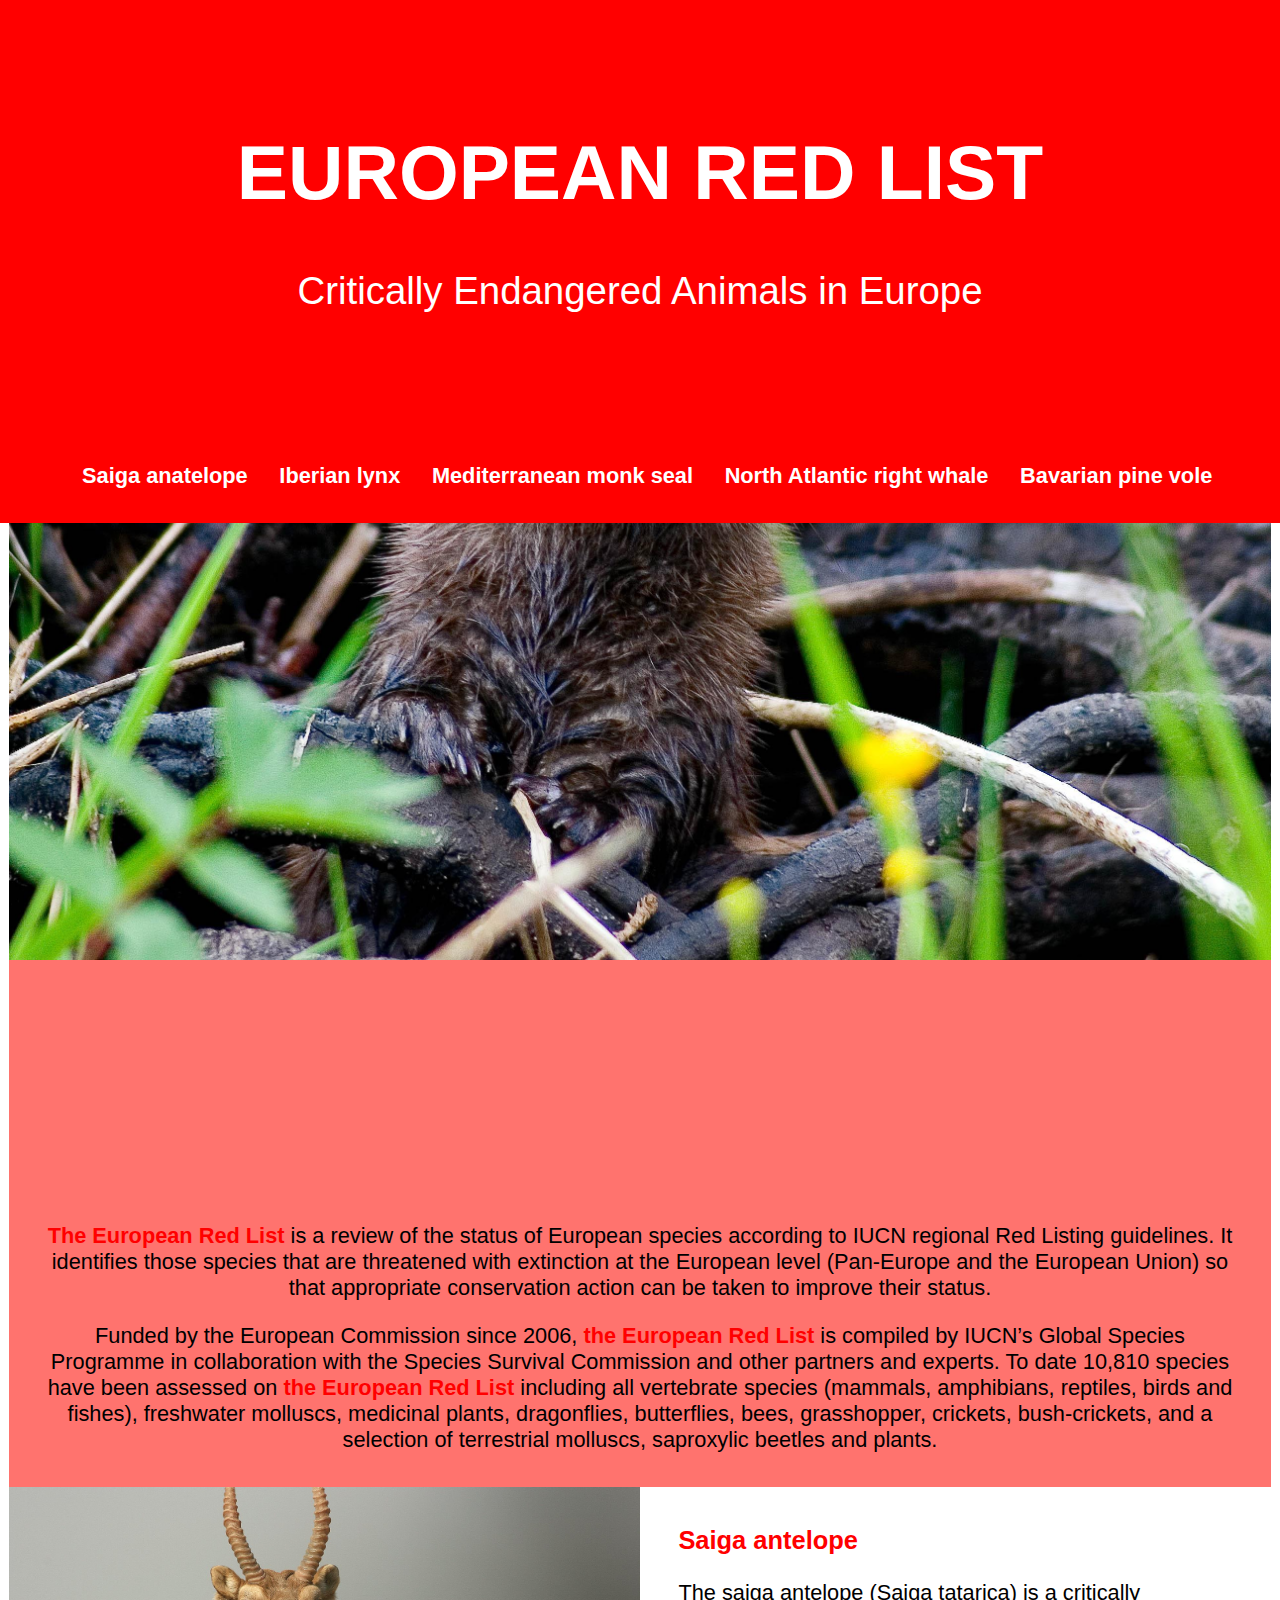
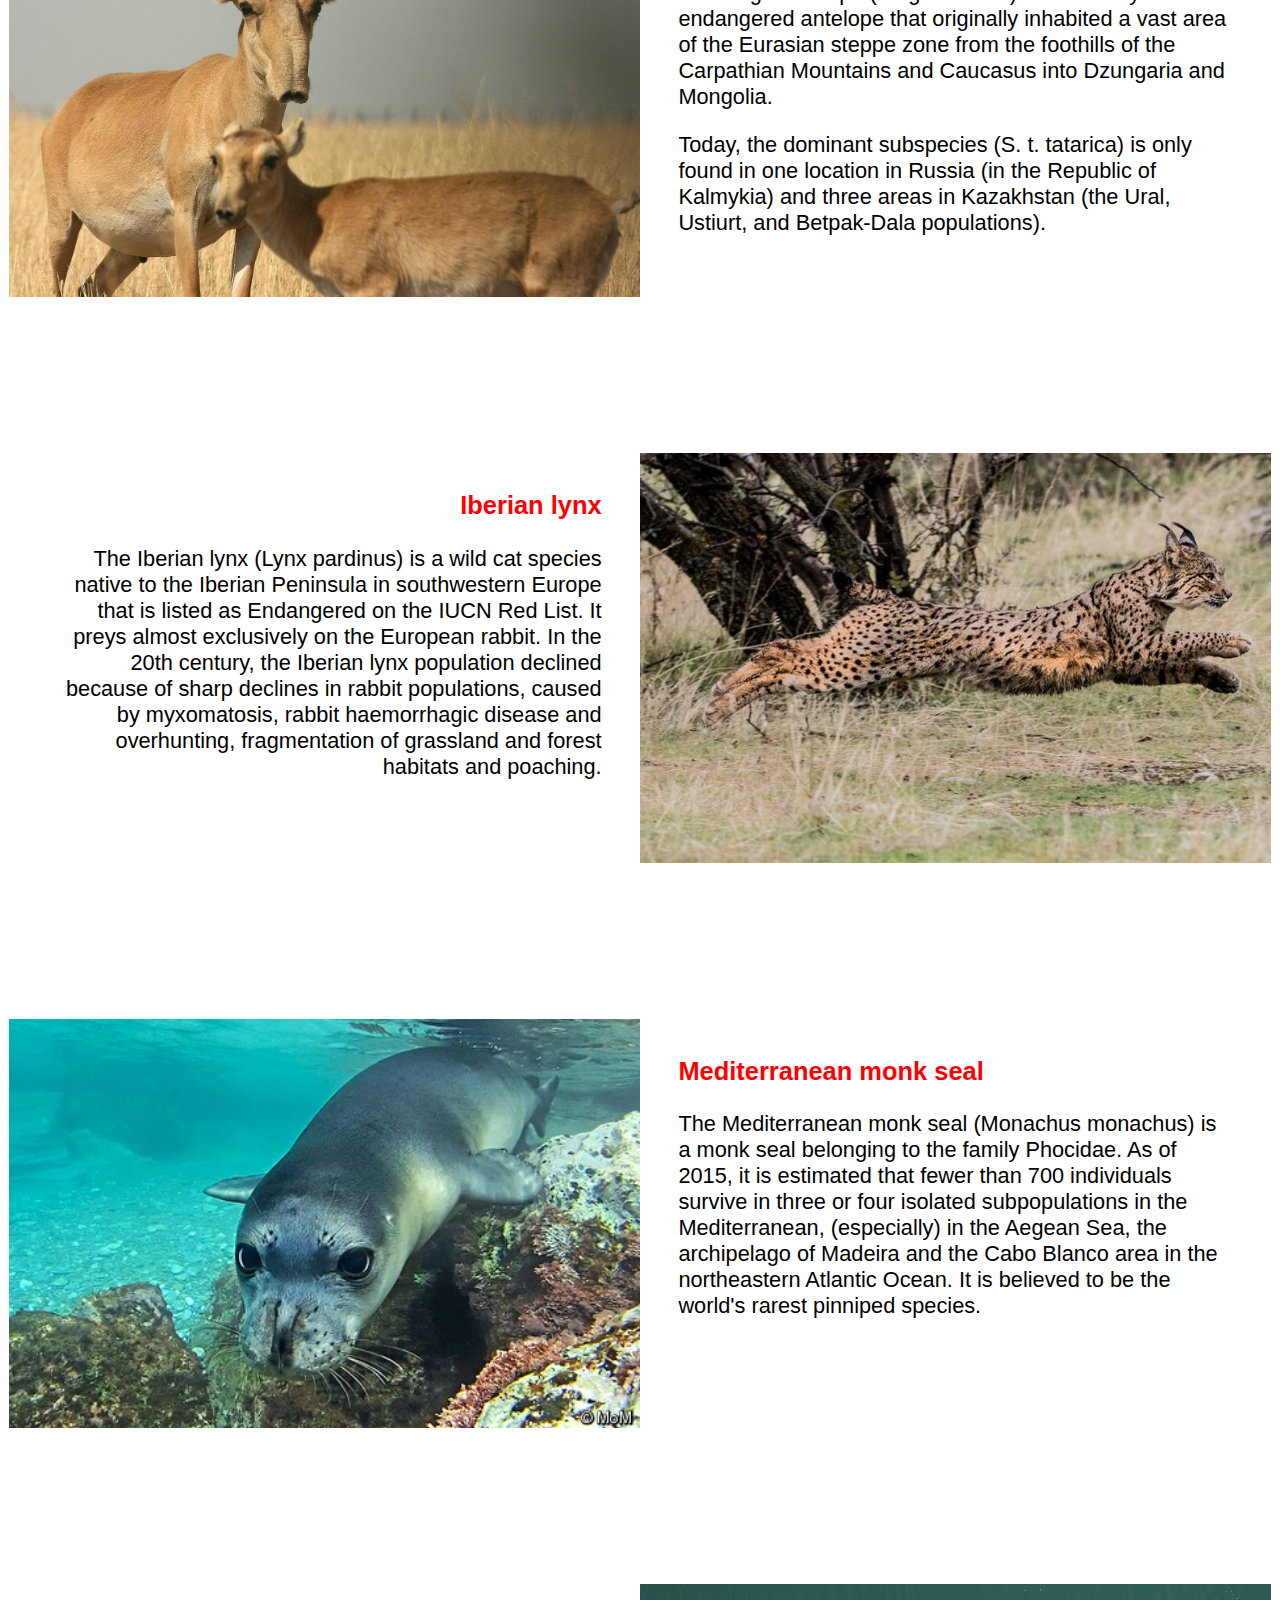
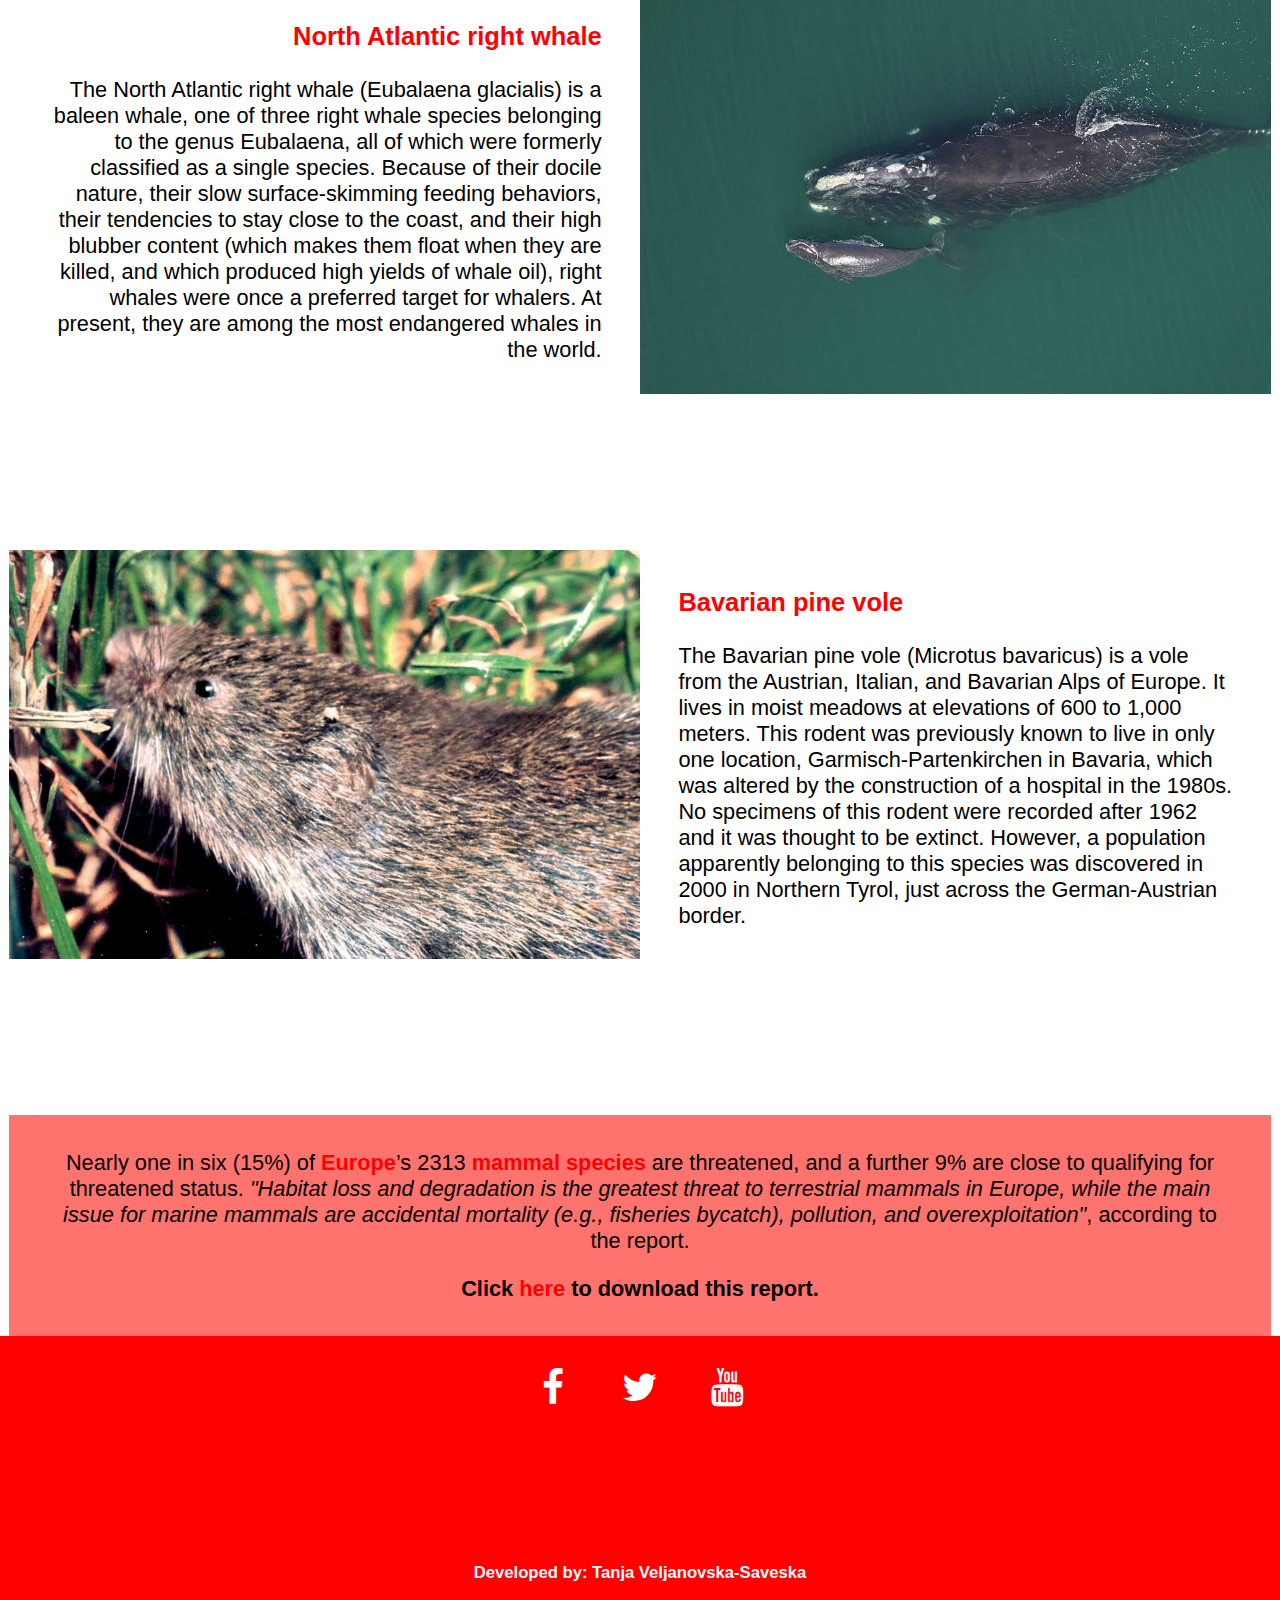
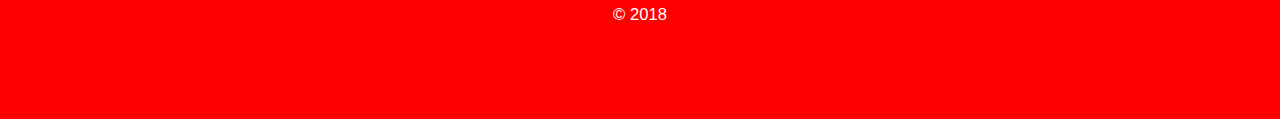
<file: EUROPEAN RED LIST/index.html>
<!DOCTYPE html>

<head>
	<title>European Red List of Mammals</title>

	<link rel="stylesheet" type="text/css" href="CSS/style.css">
	<link rel="stylesheet" href="https://cdnjs.cloudflare.com/ajax/libs/font-awesome/4.7.0/css/font-awesome.min.css"> 

	<meta charset="UTF-8">
	<meta name="description" content="European Red List of Mammals">
	<meta name="keywords" content="HTML, CSS, XML, JavaScript">
	<meta name="author" content="John Doe">
	<meta http-equiv="refresh" content="30">
	<meta name="viewport" content="width=device-width, initial-scale=1.0">
</head>

<body>
	<div class="divDesign" id="container">

	<div class="divDesign" id="headerDiv">
		<h1>EUROPEAN RED LIST</h1>
		<p>Critically Endangered Animals in Europe</p>
	</div>

	<div class="divDesign" id="navigationDiv">
		<ul>
			<li class="listNav"><a class="linkNav" href="#img1">Saiga anatelope</a></li>
			<li class="listNav"><a class="linkNav"href="#img2">Iberian lynx</a></li>
			<li class="listNav"><a class="linkNav" href="#img3">Mediterranean monk seal</a></li>
			<li class="listNav"><a class="linkNav" href="#img4">North Atlantic right whale</a></li>
			<li class="listNav"><a class="linkNav" href="#img5">Bavarian pine vole</a></li>
		</ul>

		<select id="sel" name="menu" onchange="location = this.value;">
			<option class="opt" value="#">MENU</option>
			<option class="opt" value="#img1">Saiga anatelope</option>
			<option class="opt" value="#img2">Iberian lynx</option>
			<option class="opt" value="#img3">Mediterranean monk seal</option>
			<option class="opt" value="#img4">North Atlantic right whale</option>
			<option class="opt" value="#img5">Bavarian pine vole</option>
		</select>
	</div>

	<div class="divDesign" id="mainDiv">
		<div class="divDesign center imageDiv" id="coverImg">
		</div>

		<div class="divDesign center textDiv" id="introduction">
			<p><span>The European Red List</span> is a review of the status of European species according to IUCN regional Red Listing guidelines. It identifies those species that are threatened with extinction at the European level (Pan-Europe and the European Union) so that appropriate conservation action can be taken to improve their status.</p>
			<p>Funded by the European Commission since 2006, <span>the European Red List</span> is compiled by IUCN’s Global Species Programme in collaboration with the Species Survival Commission and other partners and experts. To date 10,810 species have been assessed on <span>the European Red List</span> including all vertebrate species (mammals, amphibians, reptiles, birds and fishes), freshwater molluscs, medicinal plants, dragonflies, butterflies, bees, grasshopper, crickets, bush-crickets, and a selection of terrestrial molluscs, saproxylic beetles and plants.</p>
		</div>

		<div class="divDesign imageDiv left" id="img1">
		</div>

		<div class="divDesign textDiv right" id="text1">
			<h3>Saiga antelope</h3>
			<p>The saiga antelope (Saiga tatarica) is a critically endangered antelope that originally inhabited a vast area of the Eurasian steppe zone from the foothills of the Carpathian Mountains and Caucasus into Dzungaria and Mongolia.</p>
			<p>Today, the dominant subspecies (S. t. tatarica) is only found in one location in Russia (in the Republic of Kalmykia) and three areas in Kazakhstan (the Ural, Ustiurt, and Betpak-Dala populations).</p>
		</div>

		<div class="divDesign imageDiv right" id="img2">
		</div>
		
		<div class="divDesign textDiv left" id="text2">
			<h3>Iberian lynx</h3>
			<p>The Iberian lynx (Lynx pardinus) is a wild cat species native to the Iberian Peninsula in southwestern Europe that is listed as Endangered on the IUCN Red List. It preys almost exclusively on the European rabbit. In the 20th century, the Iberian lynx population declined because of sharp declines in rabbit populations, caused by myxomatosis, rabbit haemorrhagic disease and overhunting, fragmentation of grassland and forest habitats and poaching.</p>
		</div>

		<div class="divDesign imageDiv left" id="img3">
		</div>
		
		<div class="divDesign textDiv right" id="text3">
			<h3>Mediterranean monk seal</h3>
			<p>The Mediterranean monk seal (Monachus monachus) is a monk seal belonging to the family Phocidae. As of 2015, it is estimated that fewer than 700 individuals survive in three or four isolated subpopulations in the Mediterranean, (especially) in the Aegean Sea, the archipelago of Madeira and the Cabo Blanco area in the northeastern Atlantic Ocean. It is believed to be the world's rarest pinniped species.</p>
		</div>

		<div class="divDesign imageDiv right" id="img4">
		</div>
		
		<div class="divDesign textDiv left" id="text4">
			<h3>North Atlantic right whale</h3>
			<p>The North Atlantic right whale (Eubalaena glacialis) is a baleen whale, one of three right whale species belonging to the genus Eubalaena, all of which were formerly classified as a single species. Because of their docile nature, their slow surface-skimming feeding behaviors, their tendencies to stay close to the coast, and their high blubber content (which makes them float when they are killed, and which produced high yields of whale oil), right whales were once a preferred target for whalers. At present, they are among the most endangered whales in the world.</p>
		</div>

		<div class="divDesign imageDiv left" id="img5">
		</div>
		
		<div class="divDesign textDiv right" id="text5">
			<h3>Bavarian pine vole</h3>
			<p>The Bavarian pine vole (Microtus bavaricus) is a vole from the Austrian, Italian, and Bavarian Alps of Europe. It lives in moist meadows at elevations of 600 to 1,000 meters. This rodent was previously known to live in only one location, Garmisch-Partenkirchen in Bavaria, which was altered by the construction of a hospital in the 1980s. No specimens of this rodent were recorded after 1962 and it was thought to be extinct. However, a population apparently belonging to this species was discovered in 2000 in Northern Tyrol, just across the German-Austrian border.</p>
		</div>

		<div class="divDesign center textDiv" id="report">
			<p>Nearly one in six (15%) of <span>Europe</span>’s 2313 <span>mammal species</span> are threatened, and a further 9% are close to qualifying for threatened status. <cite>"Habitat loss and degradation is the greatest threat to terrestrial mammals in Europe, while the main issue for marine mammals are accidental mortality (e.g., fisheries bycatch), pollution, and overexploitation"</cite>, according to the report.</p>
			<p><strong>Click <a id="download" href="https://portals.iucn.org/library/sites/library/files/documents/RL-4-013.pdf" target="_blank"><span>here</span></a> to download this report.</strong></p>
		</div>
	</div>

	<div class="divDesign" id="socialDiv">
			<a href="https://www.facebook.com/iucn.red.list/" target="_blank" class="fa fa-facebook"></a> 
			<a href="https://twitter.com/iucnredlist?lang=en" target="_blank" class="fa fa-twitter"></a>
			<a href="https://www.youtube.com/user/IUCNRedList" target="_blank" class="fa fa-youtube"></a>
	</div>

	<div class="divDesign" id="footerDiv">
		<h4>Developed by: Tanja Veljanovska-Saveska</h4>
		<p>&copy; 2018</p>
	</div>

	</div>

</body>
</file>
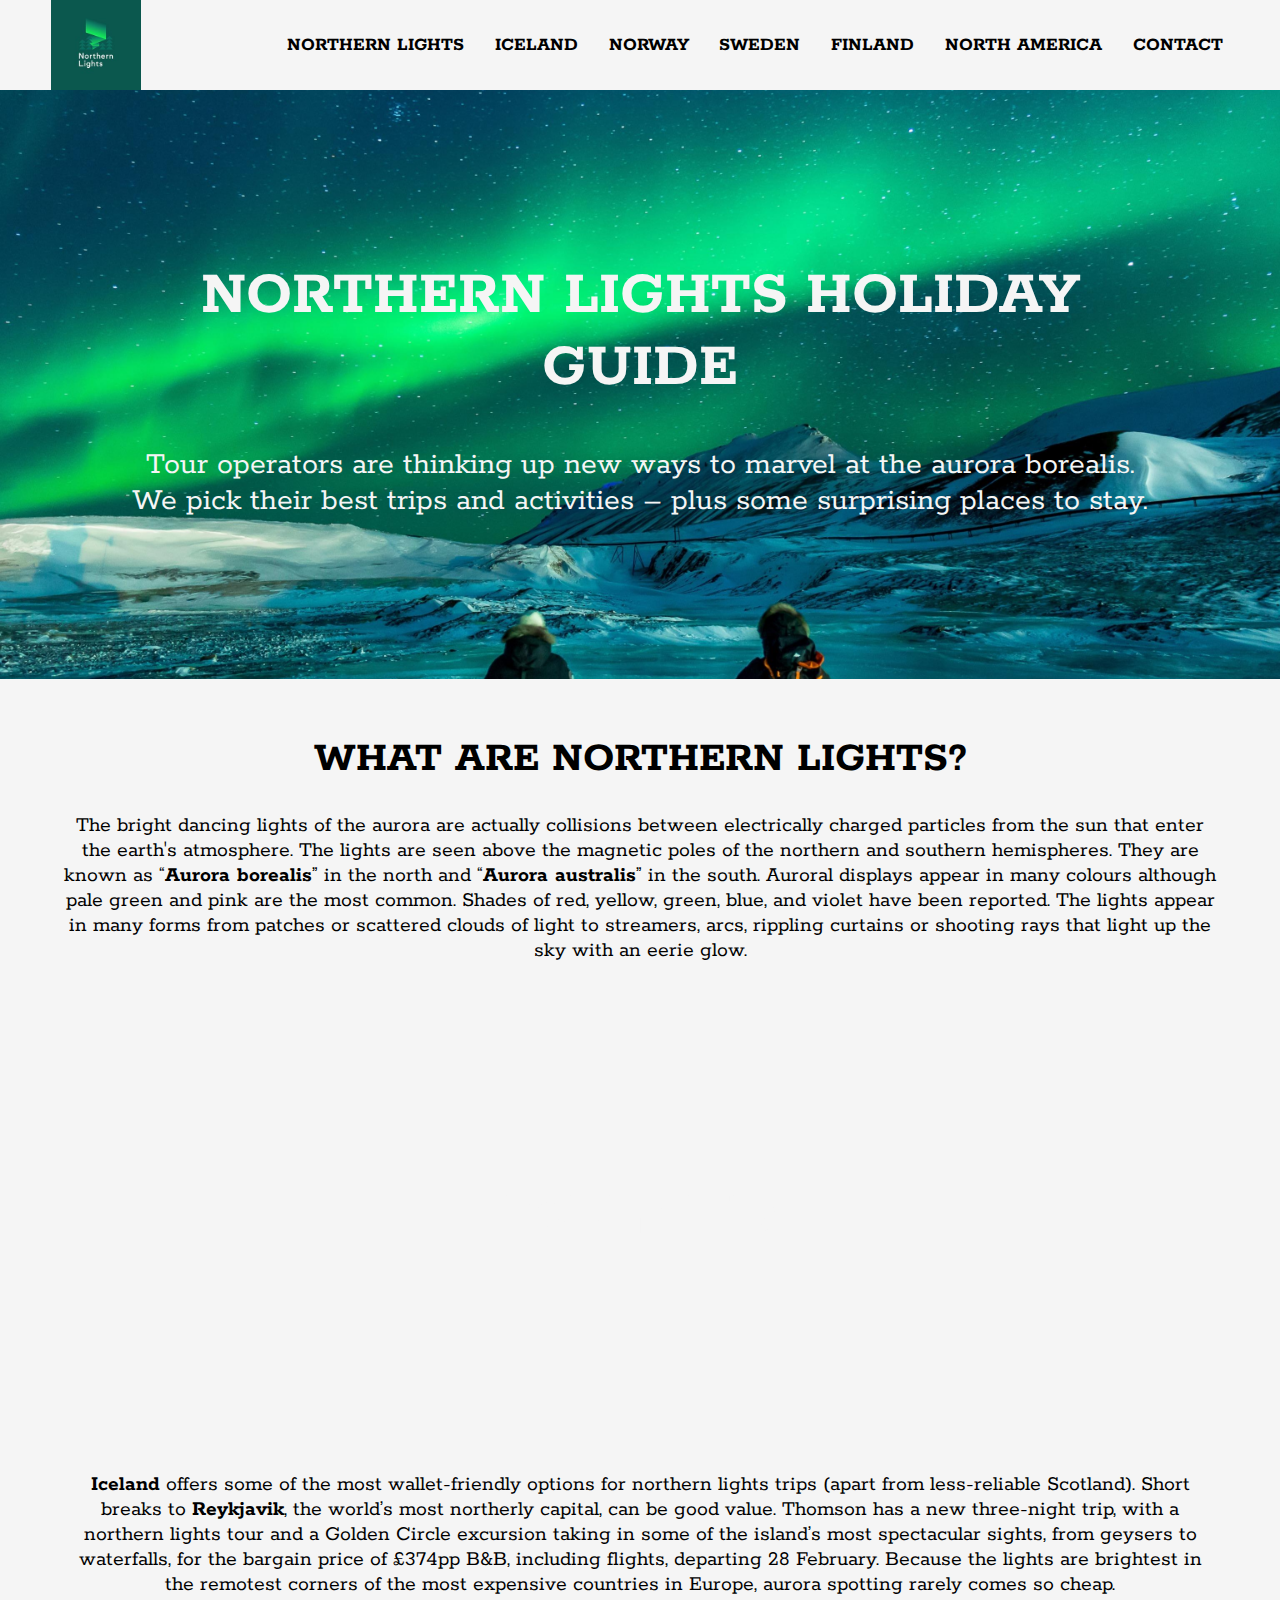
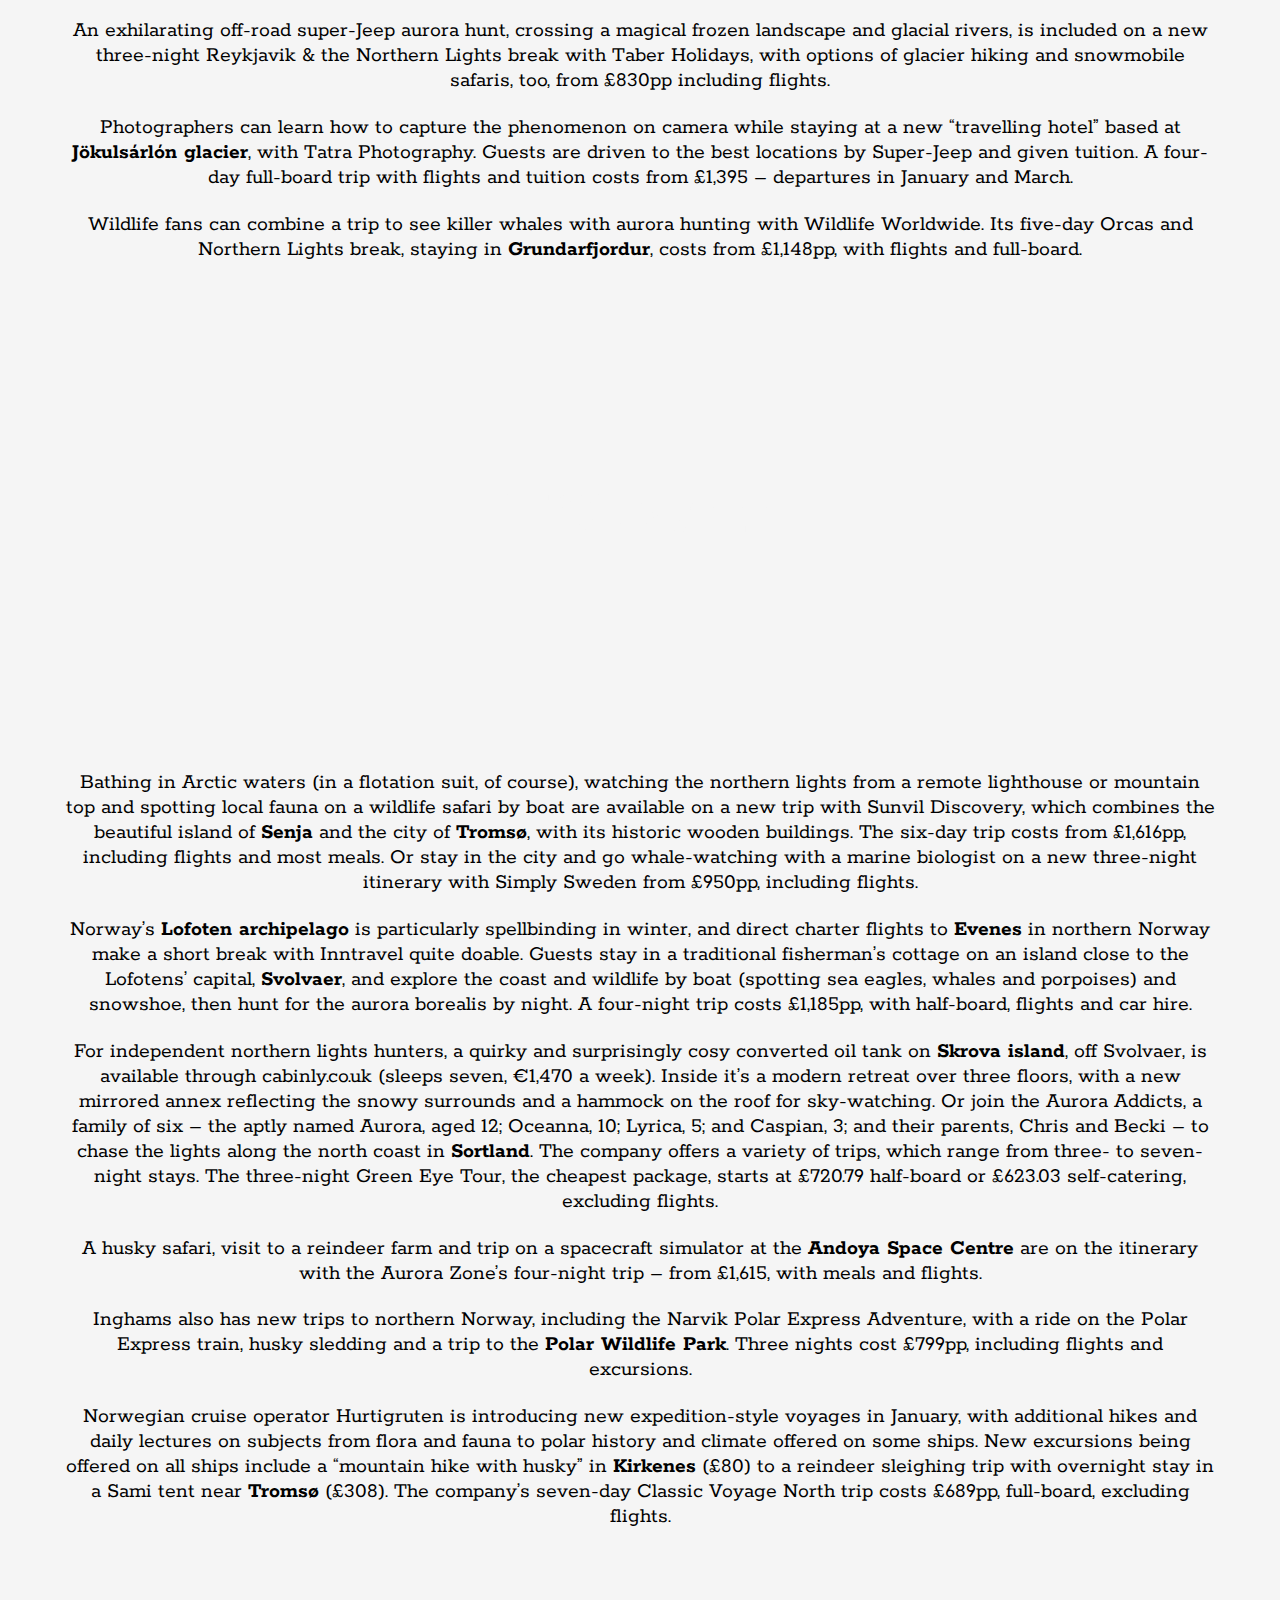
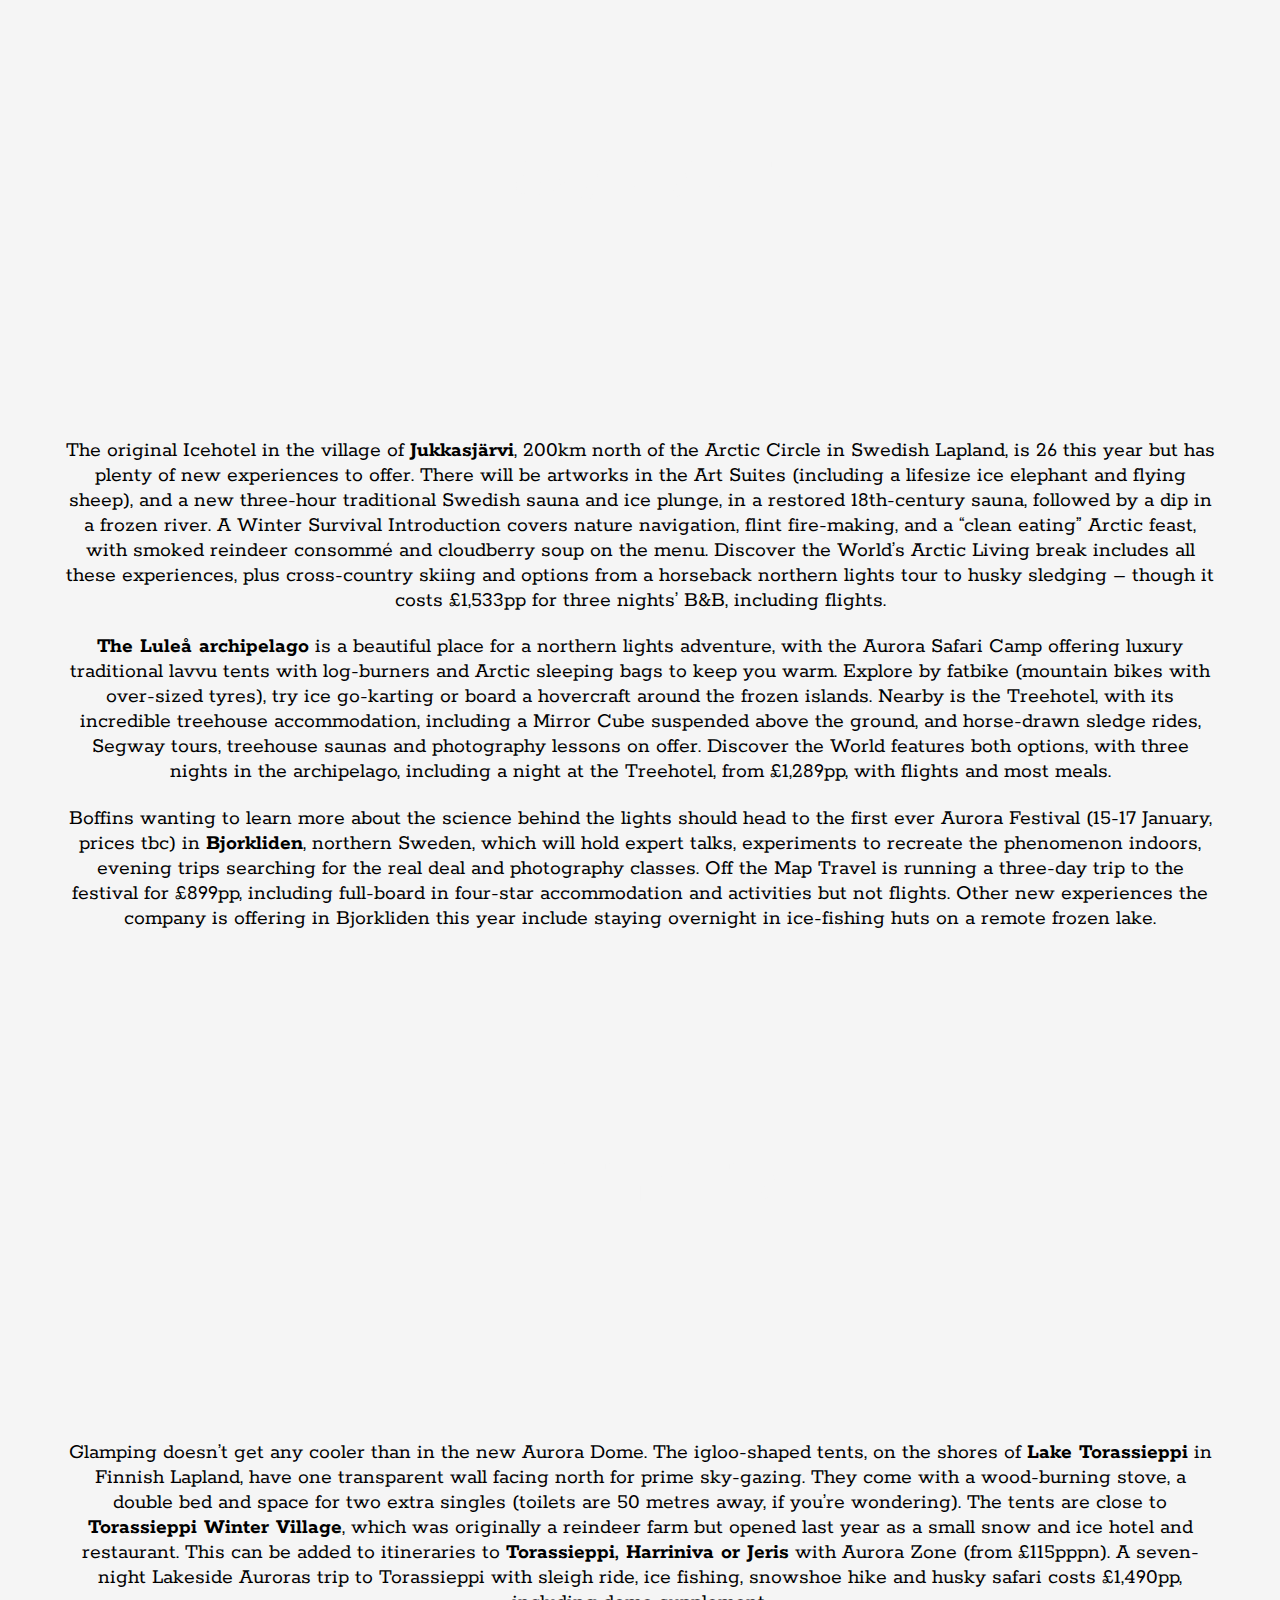
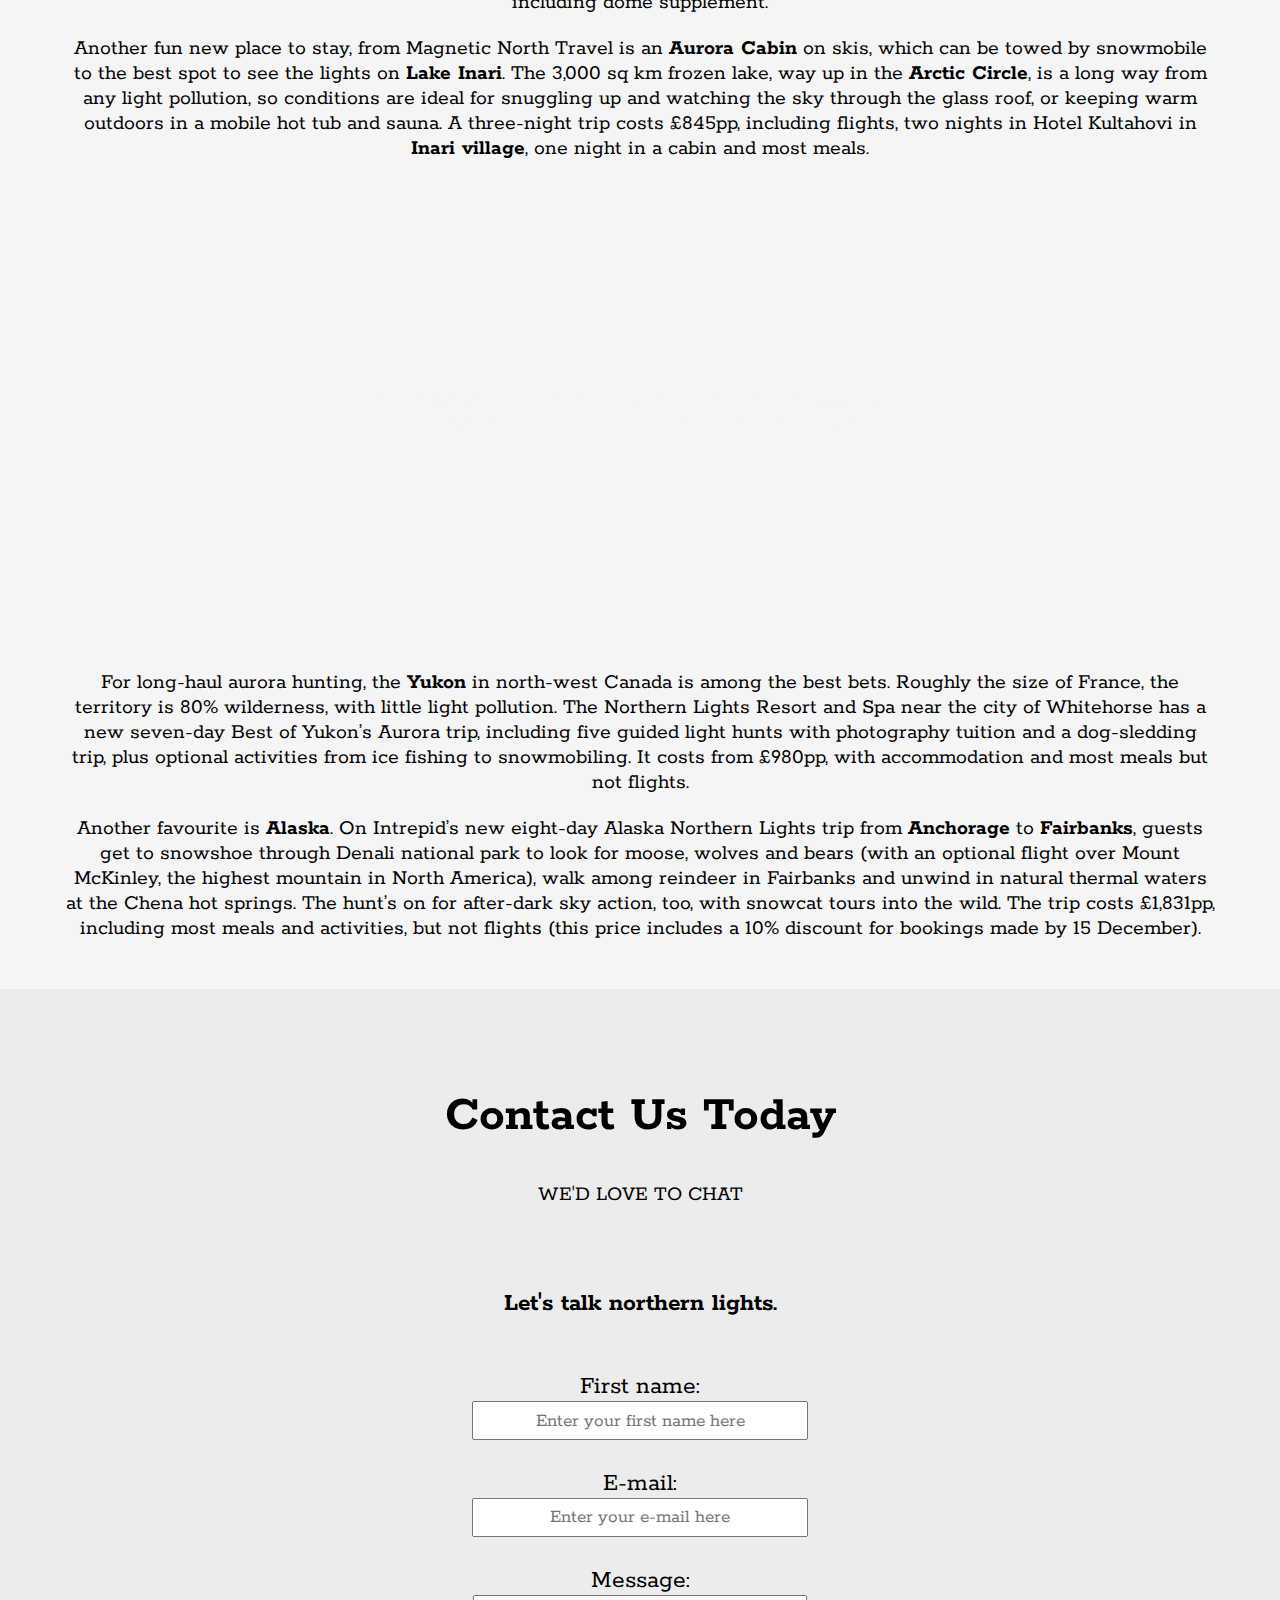
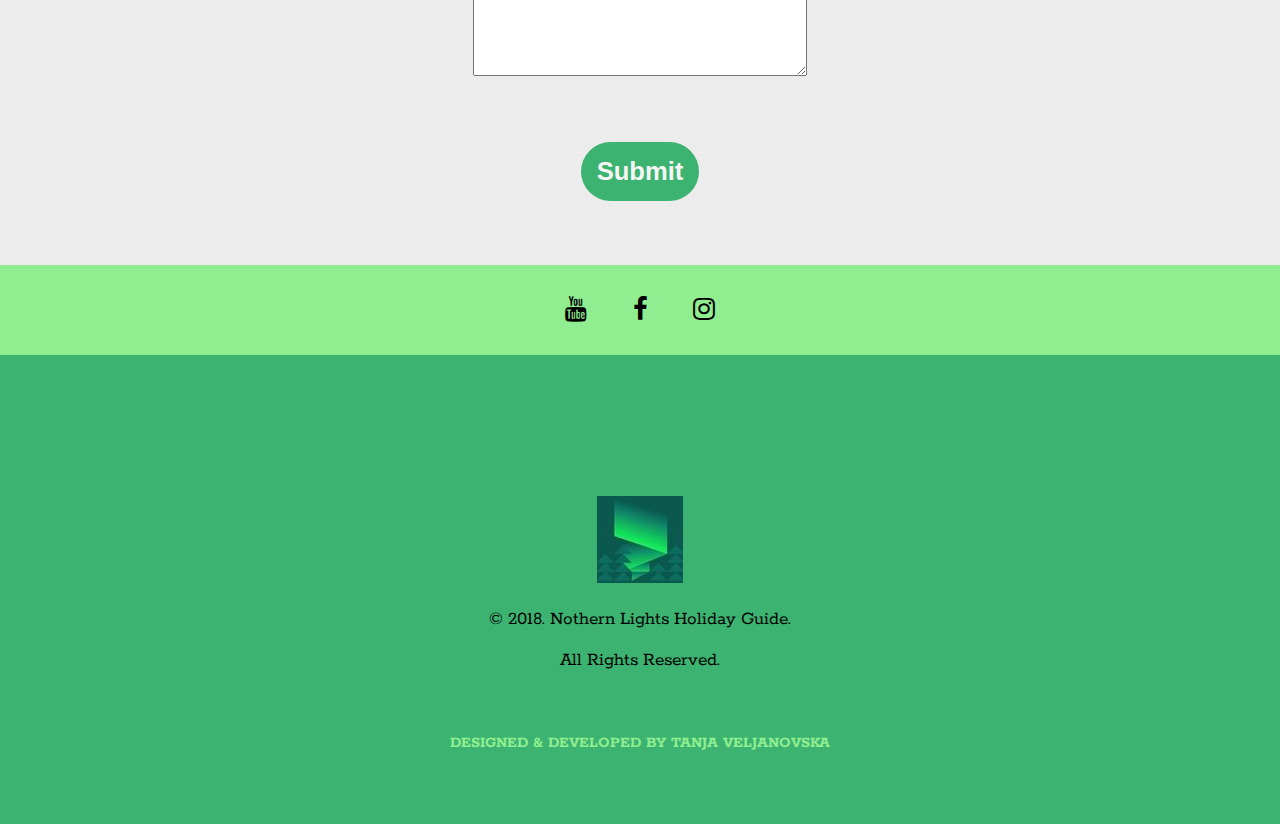
<file: NORTHERN LIGHTS HOLIDAY GUIDE/index.html>
<!DOCTYPE html>

<html>

<head>
	<title>Northern lights holiday guide</title>

	<meta charset="utf-8">
	<meta name="description" content="Northern lights holiday guide">
	<meta name="author" content="Tanja Veljanovska-Saveska">
	<meta name="keywords" content="Northern lights, holiday, guide, Iceland, Norway, Sweden, Finland, North America">
	<meta name="viewport" content="width=device-width, initial-scale=1.0">

	<link rel="stylesheet" type="text/css" href="css/index.css">
	<link href="https://fonts.googleapis.com/css?family=Rokkitt" rel="stylesheet">
	<link rel="stylesheet" href="https://cdnjs.cloudflare.com/ajax/libs/font-awesome/4.7.0/css/font-awesome.min.css">
</head>

<body>
<div id="container">

	<header id="header">
		<img id="logo" src="images/northern-lights-logo.jpg" alt="northern-lights-logo.jpg">
		<nav id="navBar">
			<button class="navButton" type="button" onclick="location.href='#lights';">NORTHERN LIGHTS</button>
			<button class="navButton" type="button" onclick="location.href='#iceland';">ICELAND</button>
			<button class="navButton" type="button" onclick="location.href='#norway';">NORWAY</button>
			<button class="navButton" type="button" onclick="location.href='#sweden';">SWEDEN</button>
			<button class="navButton" type="button" onclick="location.href='#finland';">FINLAND</button>
			<button class="navButton" type="button" onclick="location.href='#north';">NORTH AMERICA</button>
			<button class="navButton" type="button" onclick="location.href='#contact';">CONTACT</button>
	

			<select id="sel" name="menu" onchange="location = this.value;">
				<option class="opt" value="#">MENU</option>
  				<option class="opt" value="#lights">NORTHERN LIGHTS</option>
  				<option class="opt" value="#iceland">ICELAND</option>
  				<option class="opt" value="#norway">NORWAY</option>
  				<option class="opt" value="#sweden">SWEDEN</option>
  				<option class="opt" value="#finland">FINLAND</option>
  				<option class="opt" value="#north">NORTH AMERICA</option>
  				<option class="opt" value="#contact">CONTACT</option>
			</select>
		</nav>
	</header>

	<main id="main">
		<div class="sec1" id="lights">
			<h1>NORTHERN LIGHTS HOLIDAY GUIDE</h1>
			<p>Tour operators are thinking up new ways to marvel at the aurora borealis. We pick their best trips and activities – plus some surprising places to stay.</p>
		</div>

		<div class="sec2" id="northligh">
			<h1>WHAT ARE NORTHERN LIGHTS?</h1>
			<p>The bright dancing lights of the aurora are actually collisions between electrically charged particles from the sun that enter the earth's atmosphere. The lights are seen above the magnetic poles of the northern and southern hemispheres. They are known as <q><strong>Aurora borealis</strong></q> in the north and <q><strong>Aurora australis</strong></q> in the south. 
			Auroral displays appear in many colours although pale green and pink are the most common. Shades of red, yellow, green, blue, and violet have been reported. The lights appear in many forms from patches or scattered clouds of light to streamers, arcs, rippling curtains or shooting rays that light up the sky with an eerie glow.</p>
		</div>

		<div class="sec1" id="iceland">
			<h1>ICELAND</h1>
		</div>

		<div class="sec2">
			<p><strong>Iceland</strong> offers some of the most wallet-friendly options for northern lights trips (apart from less-reliable Scotland). Short breaks to <strong>Reykjavik</strong>, the world’s most northerly capital, can be good value. Thomson has a new three-night trip, with a northern lights tour and a Golden Circle excursion taking in some of the island’s most spectacular sights, from geysers to waterfalls, for the bargain price of £374pp B&B, including flights, departing 28 February. Because the lights are brightest in the remotest corners of the most expensive countries in Europe, aurora spotting rarely comes so cheap.</p>
			<p>An exhilarating off-road super-Jeep aurora hunt, crossing a magical frozen landscape and glacial rivers, is included on a new three-night Reykjavik & the Northern Lights break with Taber Holidays, with options of glacier hiking and snowmobile safaris, too, from £830pp including flights.</p>
			<p>Photographers can learn how to capture the phenomenon on camera while staying at a new <q>travelling hotel</q> based at <strong>Jökulsárlón glacier</strong>, with Tatra Photography. Guests are driven to the best locations by Super-Jeep and given tuition. A four-day full-board trip with flights and tuition costs from £1,395 – departures in January and March.</p>
			<p>Wildlife fans can combine a trip to see killer whales with aurora hunting with Wildlife Worldwide. Its five-day Orcas and Northern Lights break, staying in <strong>Grundarfjordur</strong>, costs from £1,148pp, with flights and full-board.</p>
		</div>

		<div class="sec1" id="norway">
			<h1>NORWAY</h1>
		</div>

		<div class="sec2">
			<p>Bathing in Arctic waters (in a flotation suit, of course), watching the northern lights from a remote lighthouse or mountain top and spotting local fauna on a wildlife safari by boat are available on a new trip with Sunvil Discovery, which combines the beautiful island of <strong>Senja</strong> and the city of <strong>Tromsø</strong>, with its historic wooden buildings. The six-day trip costs from £1,616pp, including flights and most meals. Or stay in the city and go whale-watching with a marine biologist on a new three-night itinerary with Simply Sweden from £950pp, including flights.</p>
			<p>Norway’s <strong>Lofoten archipelago</strong> is particularly spellbinding in winter, and direct charter flights to <strong>Evenes</strong> in northern Norway make a short break with Inntravel quite doable. Guests stay in a traditional fisherman’s cottage on an island close to the Lofotens’ capital, <strong>Svolvaer</strong>, and explore the coast and wildlife by boat (spotting sea eagles, whales and porpoises) and snowshoe, then hunt for the aurora borealis by night. A four-night trip costs £1,185pp, with half-board, flights and car hire.</p>
			<p>For independent northern lights hunters, a quirky and surprisingly cosy converted oil tank on <strong>Skrova island</strong>, off Svolvaer, is available through cabinly.co.uk (sleeps seven, €1,470 a week). Inside it’s a modern retreat over three floors, with a new mirrored annex reflecting the snowy surrounds and a hammock on the roof for sky-watching. Or join the Aurora Addicts, a family of six – the aptly named Aurora, aged 12; Oceanna, 10; Lyrica, 5; and Caspian, 3; and their parents, Chris and Becki – to chase the lights along the north coast in <strong>Sortland</strong>. The company offers a variety of trips, which range from three- to seven-night stays. The three-night Green Eye Tour, the cheapest package, starts at £720.79 half-board or £623.03 self-catering, excluding flights.</p>
			<p>A husky safari, visit to a reindeer farm and trip on a spacecraft simulator at the <strong>Andoya Space Centre</strong> are on the itinerary with the Aurora Zone’s four-night trip – from £1,615, with meals and flights.</p>
			<p>Inghams also has new trips to northern Norway, including the Narvik Polar Express Adventure, with a ride on the Polar Express train, husky sledding and a trip to the <strong>Polar Wildlife Park</strong>. Three nights cost £799pp, including flights and excursions.</p>
			<p>Norwegian cruise operator Hurtigruten is introducing new expedition-style voyages in January, with additional hikes and daily lectures on subjects from flora and fauna to polar history and climate offered on some ships. New excursions being offered on all ships include a “mountain hike with husky” in <strong>Kirkenes</strong> (£80) to a reindeer sleighing trip with overnight stay in a Sami tent near <strong>Tromsø</strong> (£308). The company’s seven-day Classic Voyage North trip costs £689pp, full-board, excluding flights.</p>
		</div>

		<div class="sec1" id="sweden">
			<h1>SWEDEN</h1>
		</div>

		<div class="sec2">
			<p>The original Icehotel in the village of <strong>Jukkasjärvi</strong>, 200km north of the Arctic Circle in Swedish Lapland, is 26 this year but has plenty of new experiences to offer. There will be artworks in the Art Suites (including a lifesize ice elephant and flying sheep), and a new three-hour traditional Swedish sauna and ice plunge, in a restored 18th-century sauna, followed by a dip in a frozen river. A Winter Survival Introduction covers nature navigation, flint fire-making, and a “clean eating” Arctic feast, with smoked reindeer consommé and cloudberry soup on the menu. Discover the World’s Arctic Living break includes all these experiences, plus cross-country skiing and options from a horseback northern lights tour to husky sledging – though it costs £1,533pp for three nights’ B&B, including flights.</p>
			<p><strong>The Luleå archipelago</strong> is a beautiful place for a northern lights adventure, with the Aurora Safari Camp offering luxury traditional lavvu tents with log-burners and Arctic sleeping bags to keep you warm. Explore by fatbike (mountain bikes with over-sized tyres), try ice go-karting or board a hovercraft around the frozen islands. Nearby is the Treehotel, with its incredible treehouse accommodation, including a Mirror Cube suspended above the ground, and horse-drawn sledge rides, Segway tours, treehouse saunas and photography lessons on offer. Discover the World features both options, with three nights in the archipelago, including a night at the Treehotel, from £1,289pp, with flights and most meals.</p>
			<p>Boffins wanting to learn more about the science behind the lights should head to the first ever Aurora Festival (15-17 January, prices tbc) in <strong>Bjorkliden</strong>, northern Sweden, which will hold expert talks, experiments to recreate the phenomenon indoors, evening trips searching for the real deal and photography classes. Off the Map Travel is running a three-day trip to the festival for £899pp, including full-board in four-star accommodation and activities but not flights. Other new experiences the company is offering in <stromg>Bjorkliden</stromg> this year include staying overnight in ice-fishing huts on a remote frozen lake.</p>
		</div>

		<div class="sec1" id="finland">
			<h1>FINLAND</h1>
		</div>

		<div class="sec2">
			<p>Glamping doesn’t get any cooler than in the new Aurora Dome. The igloo-shaped tents, on the shores of <strong>Lake Torassieppi</strong> in Finnish Lapland, have one transparent wall facing north for prime sky-gazing. They come with a wood-burning stove, a double bed and space for two extra singles (toilets are 50 metres away, if you’re wondering). The tents are close to <strong>Torassieppi Winter Village</strong>, which was originally a reindeer farm but opened last year as a small snow and ice hotel and restaurant. This can be added to itineraries to <strong>Torassieppi, Harriniva or Jeris</strong> with Aurora Zone (from £115pppn). A seven-night Lakeside Auroras trip to Torassieppi with sleigh ride, ice fishing, snowshoe hike and husky safari costs £1,490pp, including dome supplement.</p>
			<p>Another fun new place to stay, from Magnetic North Travel is an <strong>Aurora Cabin</strong> on skis, which can be towed by snowmobile to the best spot to see the lights on <strong>Lake Inari</strong>. The 3,000 sq km frozen lake, way up in the <strong>Arctic Circle</strong>, is a long way from any light pollution, so conditions are ideal for snuggling up and watching the sky through the glass roof, or keeping warm outdoors in a mobile hot tub and sauna. A three-night trip costs £845pp, including flights, two nights in Hotel Kultahovi in <strong>Inari village</strong>, one night in a cabin and most meals.</p>
		</div>

		<div class="sec1" id="north">
			<h1>NORTH AMERICA</h1>
		</div>

		<div class="sec2">
			<p>For long-haul aurora hunting, the <strong>Yukon</strong> in north-west Canada is among the best bets. Roughly the size of France, the territory is 80% wilderness, with little light pollution. The Northern Lights Resort and Spa near the city of Whitehorse has a new seven-day Best of Yukon’s Aurora trip, including five guided light hunts with photography tuition and a dog-sledding trip, plus optional activities from ice fishing to snowmobiling. It costs from £980pp, with accommodation and most meals but not flights.</p>
			<p>Another favourite is <strong>Alaska</strong>. On Intrepid’s new eight-day Alaska Northern Lights trip from <strong>Anchorage</strong> to <strong>Fairbanks</strong>, guests get to snowshoe through Denali national park to look for moose, wolves and bears (with an optional flight over Mount McKinley, the highest mountain in North America), walk among reindeer in Fairbanks and unwind in natural thermal waters at the Chena hot springs. The hunt’s on for after-dark sky action, too, with snowcat tours into the wild. The trip costs £1,831pp, including most meals and activities, but not flights (this price includes a 10% discount for bookings made by 15 December).</p>
		</div>

		<div id="contact">
			<h1>Contact Us Today</h1>
			<p><small>WE'D LOVE TO CHAT</small></p>
			<br>
			<p><strong>Let's talk northern lights.</strong></p>
			<br>
			<form>
  				First name:<br>
  				<input class="inputDesign" type="text" name="firstname" placeholder="Enter your first name here" required>
  				<br>
  				<br>
  				E-mail:<br>
    			<input class="inputDesign" type="email" name="email" placeholder="Enter your e-mail here" required>
  				<br>
  				<br>
  				Message:<br>
  				<textarea class="inputDesign" name="message" rows="3"></textarea>
  				<br>
  				<br>
  				<br>
  				<input id="submitBtn" type="submit" value="Submit">
			</form> 
		</div>
	</main>

	<footer id="f1">
		<a class="fa fa-youtube" href="https://www.youtube.com/watch?v=czMh3BnHFHQ" target="_blank"></a>
		<a class="fa fa-facebook" href="https://www.facebook.com/pg/NorthernLightsLiving/about/?ref=page_internal" target="_blank"></a>
		<a class="fa fa-instagram" href="https://www.instagram.com/explore/locations/234490689/the-northern-lights-iceland/" target="_blank"></a>
	</footer>

	<footer id="f2">
		<img id="imgf2" src="images/northern-lights-logo-1.jpg" alt="northern-lights-logo-1.jpg">
		<p>&copy; 2018. Nothern Lights Holiday Guide.</p>
		<p>All Rights Reserved.</p>
		<br>
		<p id="signature"><small><strong>DESIGNED & DEVELOPED BY TANJA VELJANOVSKA</strong></small></p>
	</footer>

</div>	
</body>

</html>
</file>
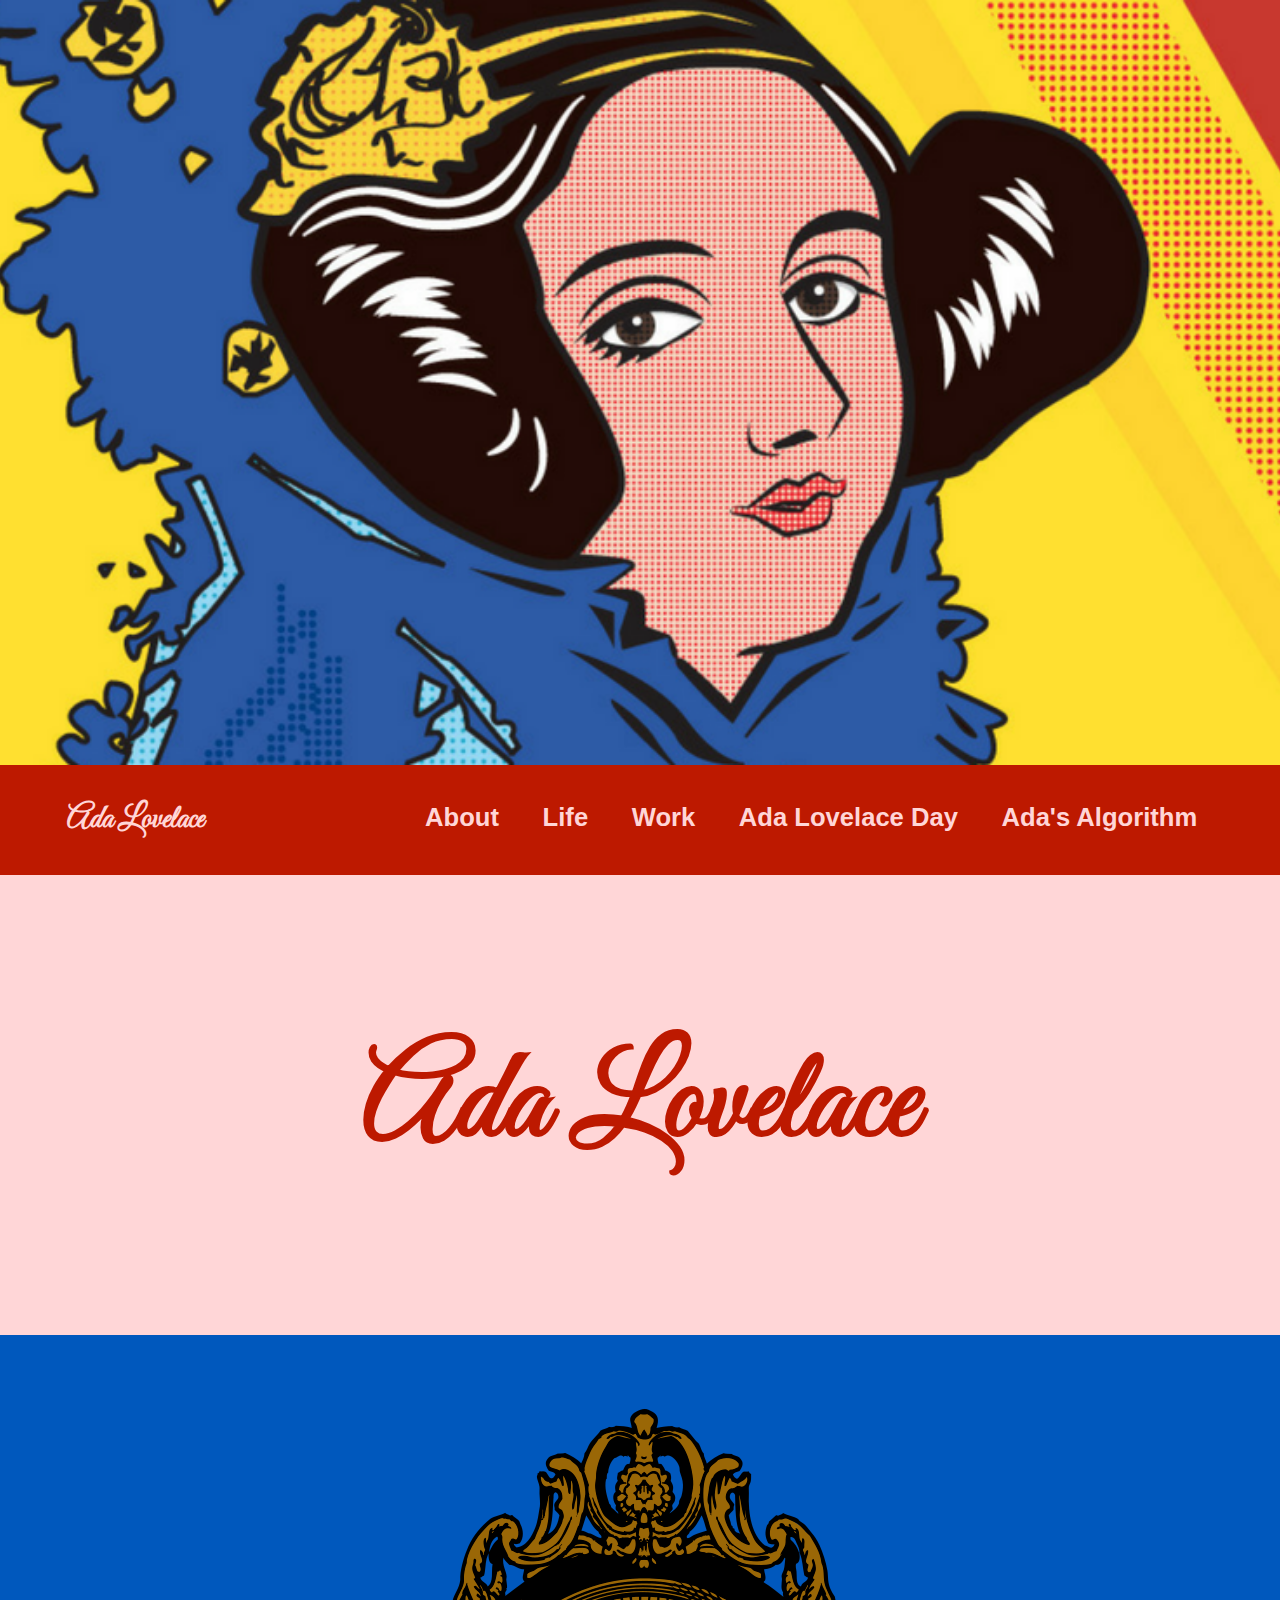
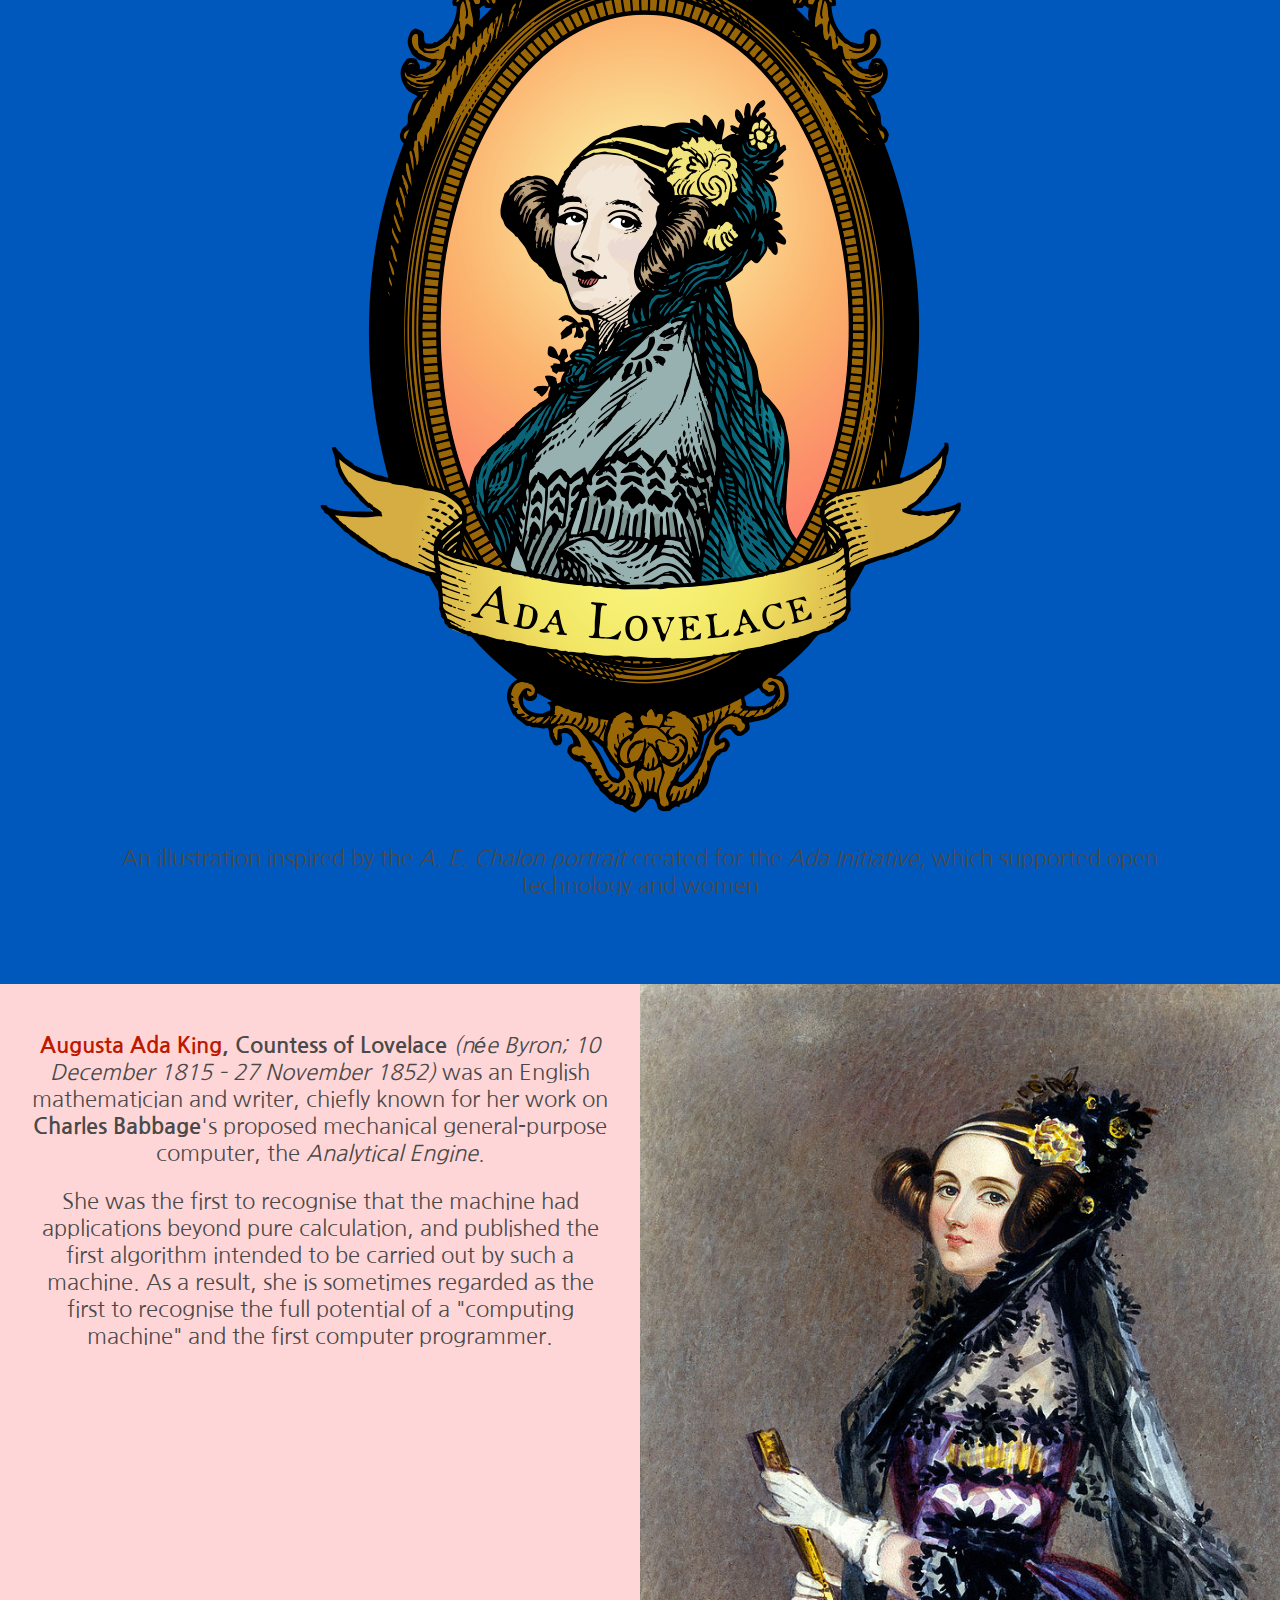
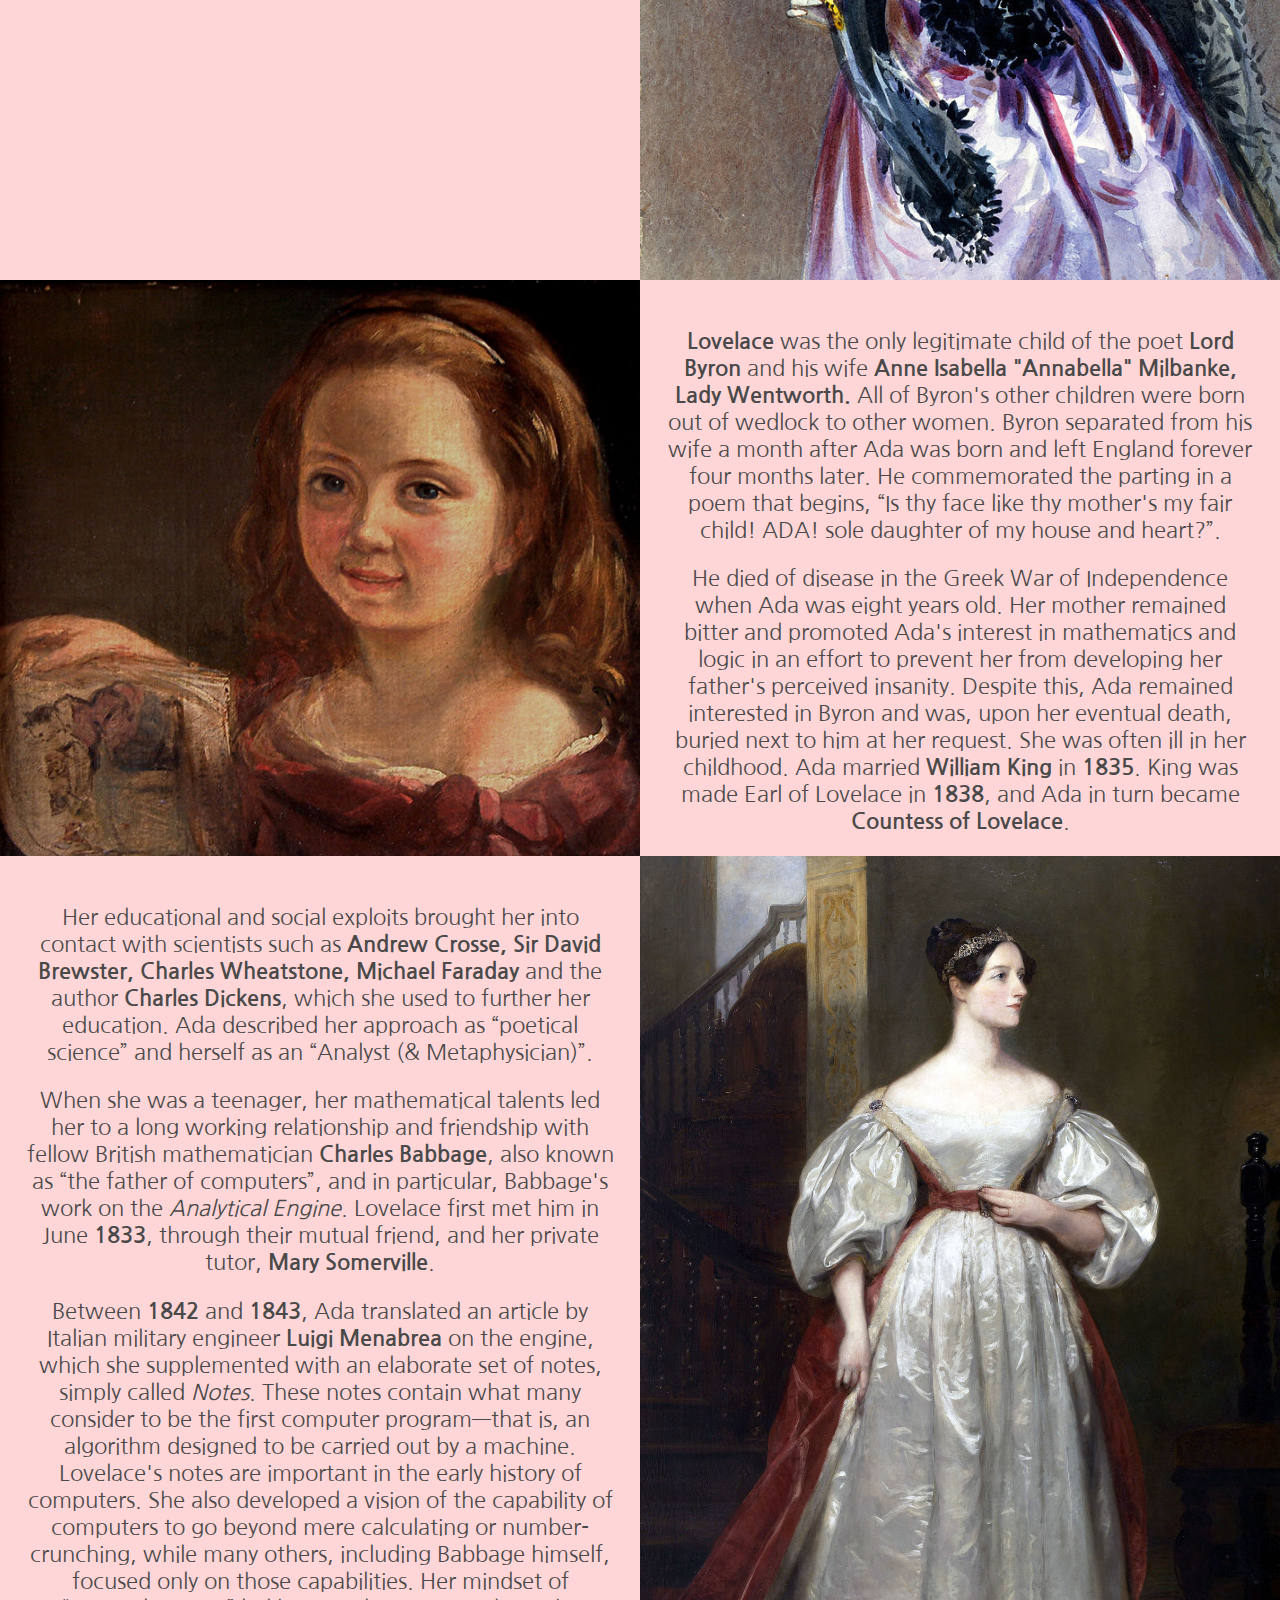
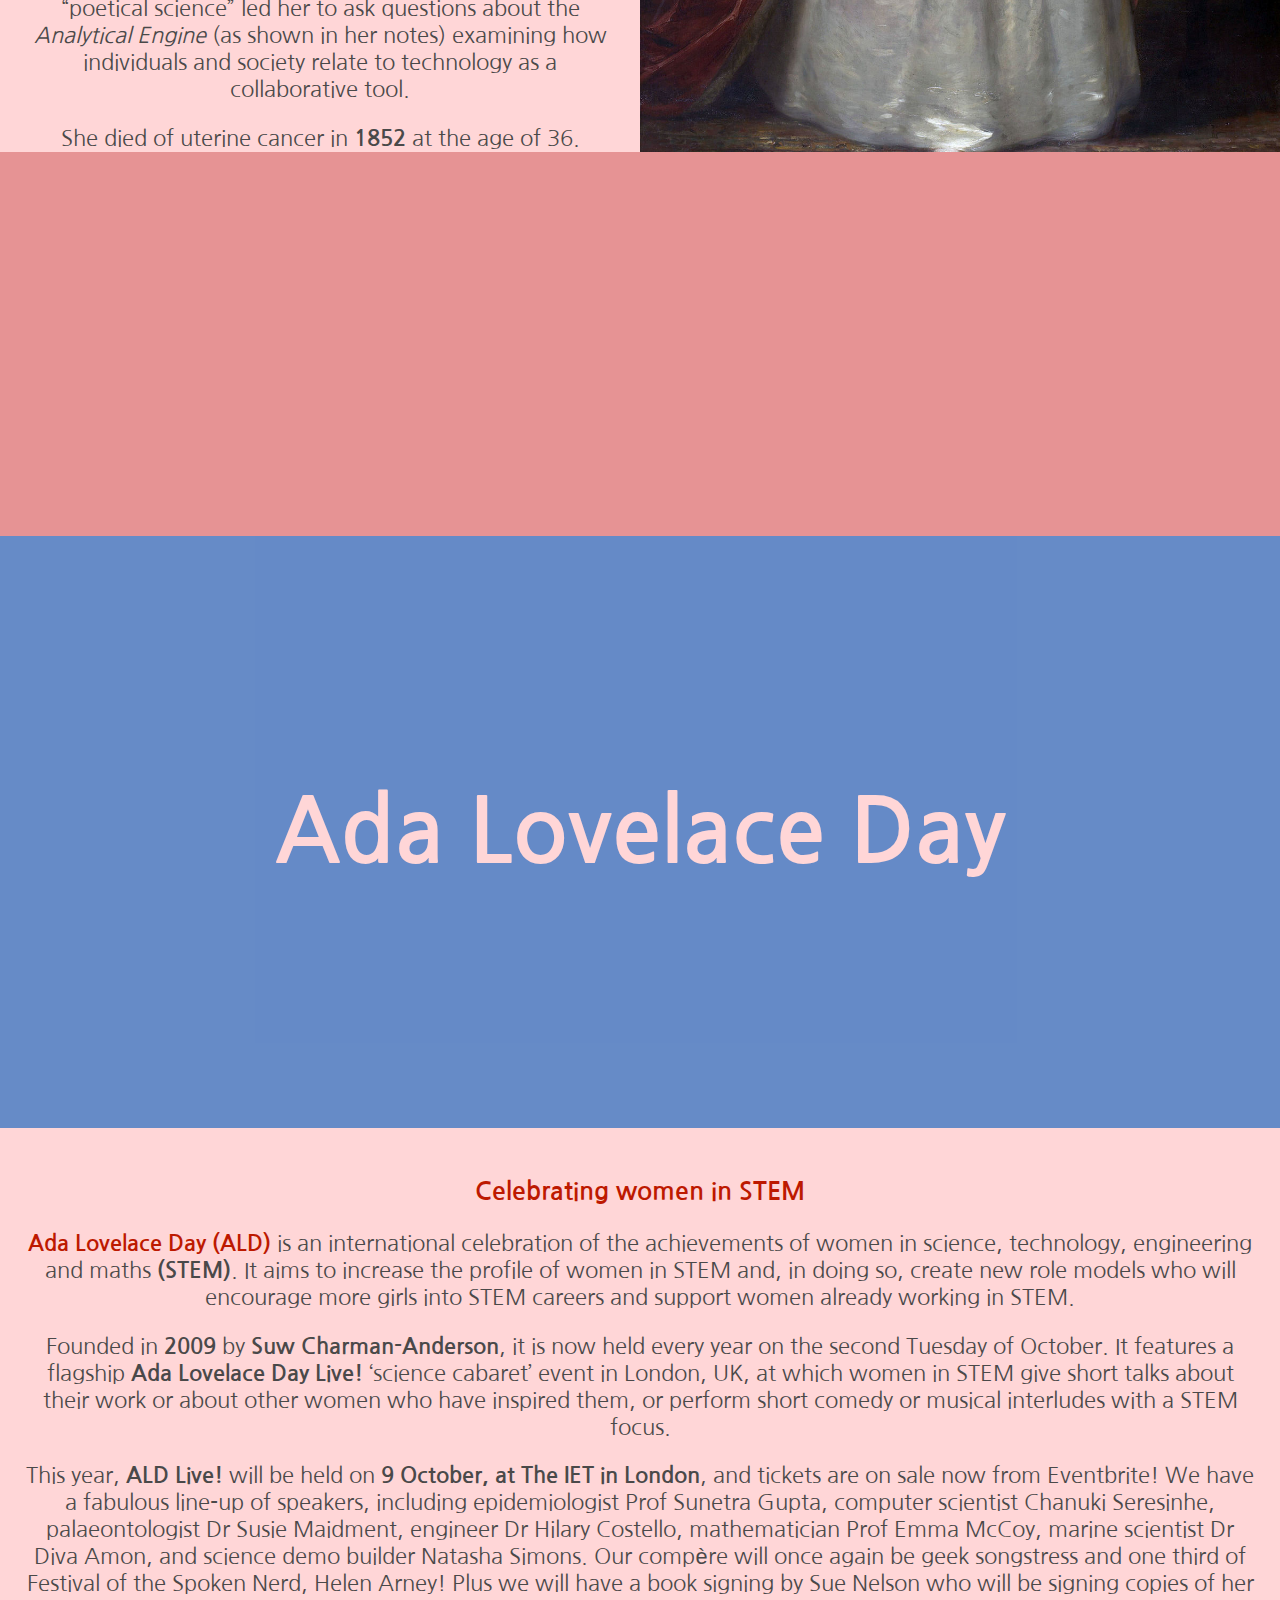
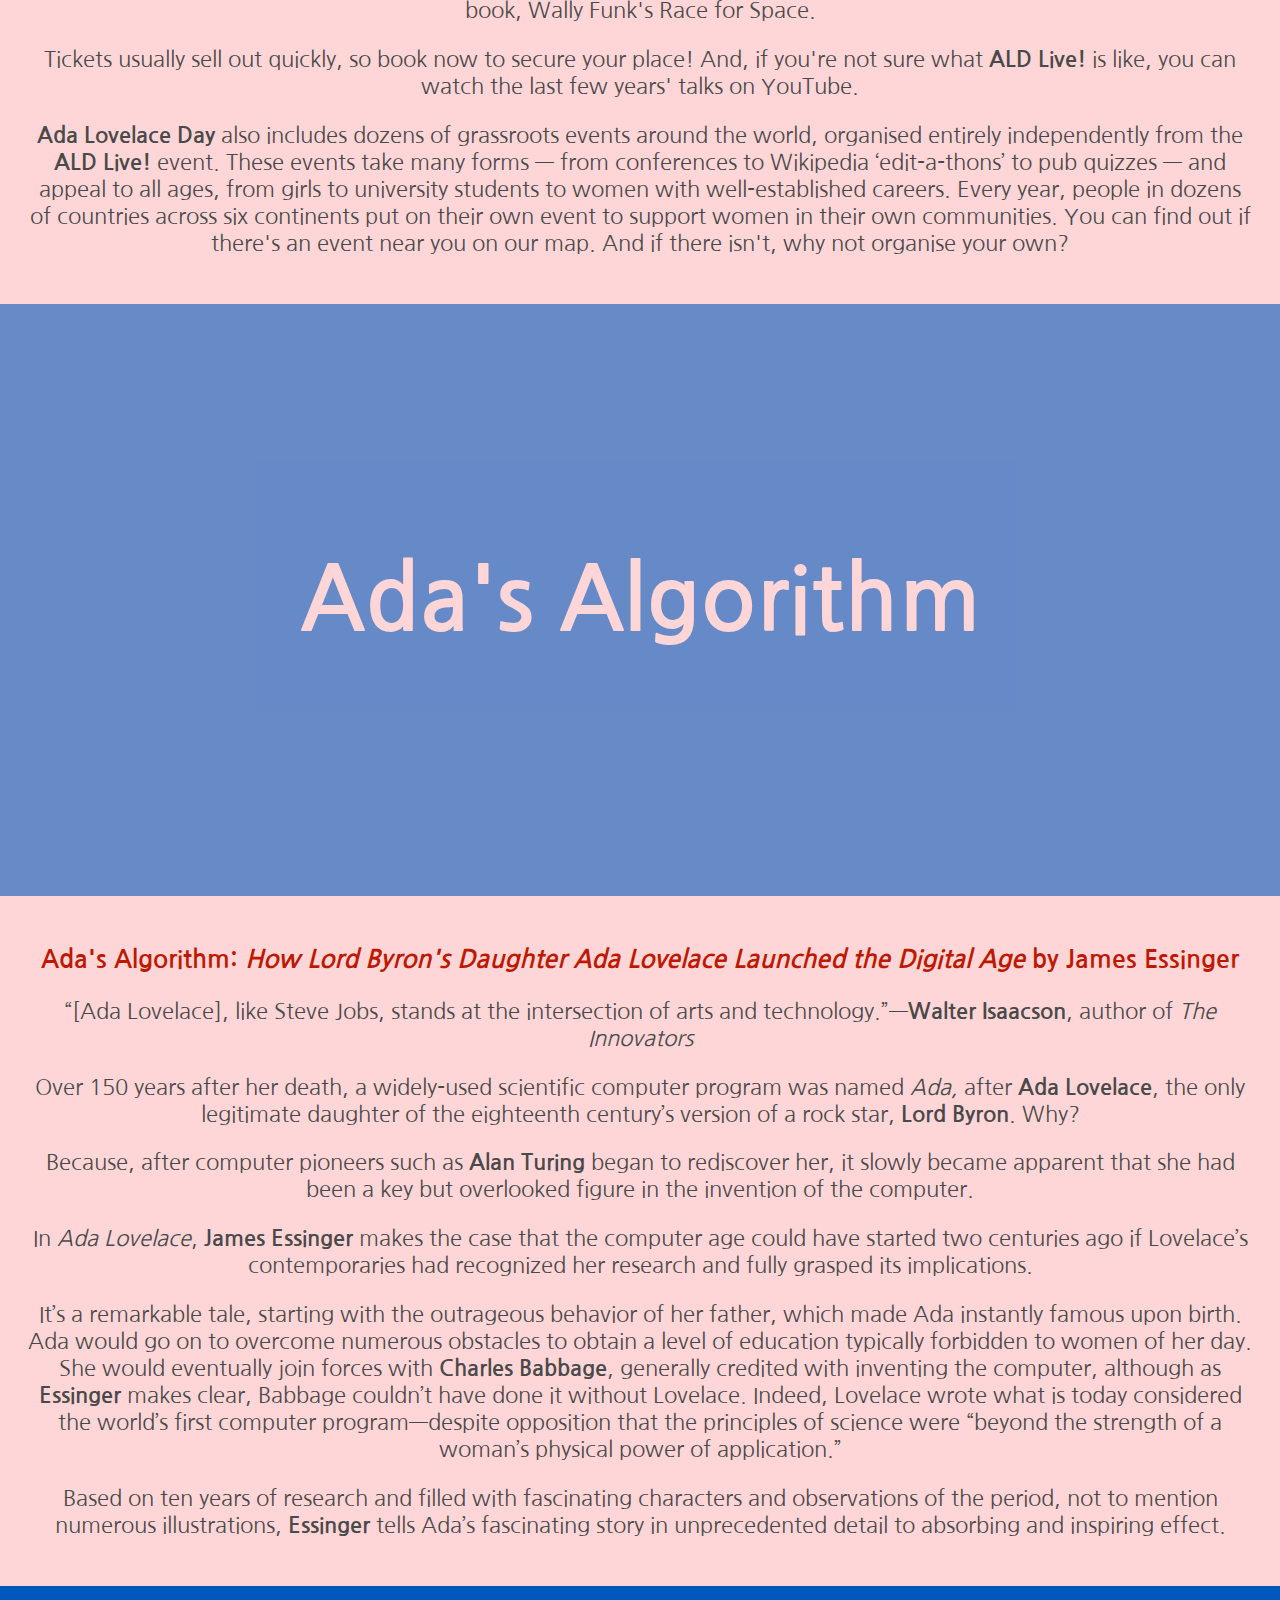
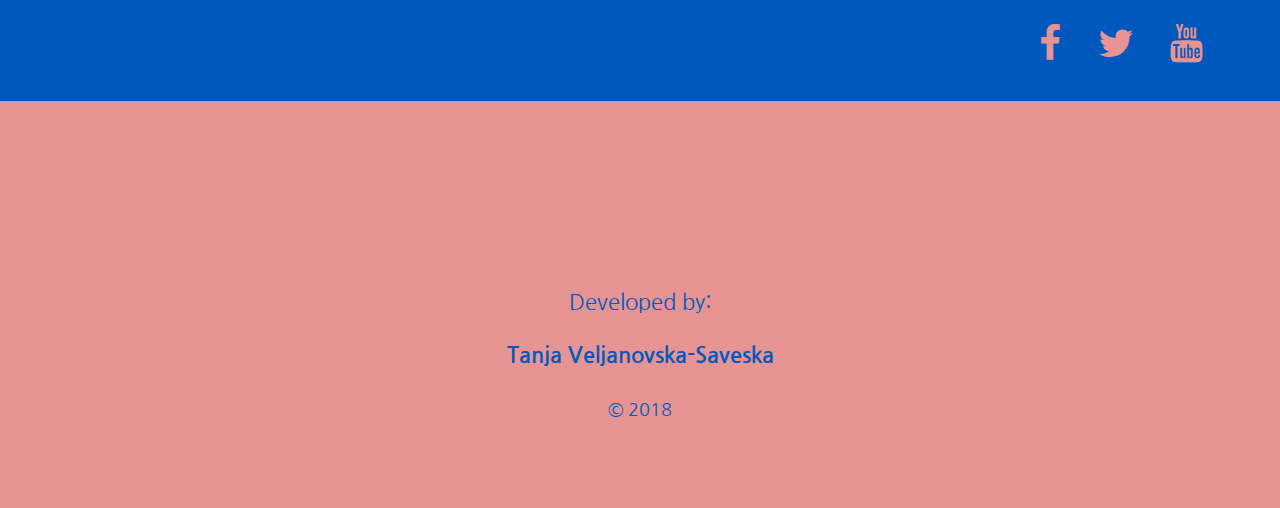
<file: ADA LOVELACE - Tribute Page/tribute_page.html>
<!DOCTYPE html>

<html>

<head>
	<title>Ada Lovelace</title>

	<meta charset="UTF-8">
	<meta name="description" content="Tribute page to Ada Lovelace">
	<meta name="keywords" content="Ada, Lovelace, tribute">
	<meta name="author" content="Tanja Veljanovska-Saveska">
	<meta name="viewport" content="width=device-width, initial-scale=1.0">

	<link rel="stylesheet" type="text/css" href="Styles/main_style.css">
	<link href="https://fonts.googleapis.com/css?family=Great+Vibes|Nanum+Gothic" rel="stylesheet">
	<link rel="stylesheet" href="https://cdnjs.cloudflare.com/ajax/libs/font-awesome/4.7.0/css/font-awesome.min.css">
</head>

<body>
<div id="container" class="divDesign">

	<div id="coverImg" class="imageStyle2 divDesign">
	</div>

	<div id="nav"  class="divDesign">
		<h3 id="headline">Ada Lovelace</h3>

		<div id="navBtn"  class="divDesign">
			<button class="navButton" onclick="location.href='#text1'">About</button>
			<button class="navButton" onclick="location.href='#text2'">Life</button>
			<button class="navButton" onclick="location.href='#text3'">Work</button>
			<button class="navButton" onclick="location.href='#adaDayImg'">Ada Lovelace Day</button>
			<button class="navButton" onclick="location.href='#adaBookImg'">Ada's Algorithm</button>
		</div>

		<select id="sel" name="menu" onchange="location = this.value;">
			<option class="opt" value="#">Menu</option>
  			<option class="opt" value="#text1">About</option>
  			<option class="opt" value="#text2">Life</option>
  			 <option class="opt" value="#text3">Work</option>
  			<option class="opt" value="#adaDayImg">Ada Lovelace Day</option>
  			<option class="opt" value="#adaBookImg">Ada's Algorithm</option>
		</select>
	</div>

	<div id="main"  class="divDesign">
		<div id="titleDiv" class="text divDesign">
			<h1 id="title" class="headline1">Ada Lovelace</h1>
		</div>
		  
 		<div id="img-div"  class="divDesign">
    		<img id="image" src="Images/ada_illustration.png">
    		<p id="img-caption">An illustration inspired by the <cite>A. E. Chalon portrait</cite> created for the <cite>Ada Initiative</cite>, which supported open technology and women</p>
  		</div>
  
  		<div id="image1" class="imageStyle2 divDesign">	
  		</div>

  		<div id="text1" class="text divDesign">
  			<p id="tribute-info"><a id="tribute-link" href="https://en.wikipedia.org/wiki/Ada_Lovelace" target="_blank"><strong>Augusta Ada King</a>, Countess of Lovelace</strong> <em>(née Byron; 10 December 1815 – 27 November 1852)</em> was an English mathematician and writer, chiefly known for her work on <strong>Charles Babbage</strong>'s proposed mechanical general-purpose computer, the <cite>Analytical Engine</cite>.</p> 
  			<p>She was the first to recognise that the machine had applications beyond pure calculation, and published the first algorithm intended to be carried out by such a machine. As a result, she is sometimes regarded as the first to recognise the full potential of a "computing machine" and the first computer programmer.</p>
  		</div>

  		<div id="image2" class="imageStyle2 divDesign">
  		</div>

  		 <div id="text2" class="text divDesign">
  		 	<p><strong>Lovelace</strong> was the only legitimate child of the poet <strong>Lord Byron</strong> and his wife <strong>Anne Isabella "Annabella" Milbanke, Lady Wentworth.</strong> All of Byron's other children were born out of wedlock to other women. Byron separated from his wife a month after Ada was born and left England forever four months later. He commemorated the parting in a poem that begins, <q>Is thy face like thy mother's my fair child! ADA! sole daughter of my house and heart?</q>.</p> 
  		 	<p>He died of disease in the Greek War of Independence when Ada was eight years old. Her mother remained bitter and promoted Ada's interest in mathematics and logic in an effort to prevent her from developing her father's perceived insanity. Despite this, Ada remained interested in Byron and was, upon her eventual death, buried next to him at her request. She was often ill in her childhood. Ada married <strong>William King</strong> in <strong>1835</strong>. King was made Earl of Lovelace in <strong>1838</strong>, and Ada in turn became <strong>Countess of Lovelace</strong>.</p>
  		</div>

  		<div id="image3" class="imageStyle2 divDesign">
  		</div>

  		<div id="text3" class="text divDesign">
  			<p>Her educational and social exploits brought her into contact with scientists such as <strong>Andrew Crosse, Sir David Brewster, Charles Wheatstone, Michael Faraday</strong> and the author <strong>Charles Dickens</strong>, which she used to further her education. Ada described her approach as <q>poetical science</q> and herself as an <q>Analyst (& Metaphysician)</q>.
  			<p>When she was a teenager, her mathematical talents led her to a long working relationship and friendship with fellow British mathematician <strong>Charles Babbage</strong>, also known as <q>the father of computers</q>, and in particular, Babbage's work on the <cite>Analytical Engine</cite>. Lovelace first met him in June <strong>1833</strong>, through their mutual friend, and her private tutor, <strong>Mary Somerville</strong>.</p>
  			<p>Between <strong>1842</strong> and <strong>1843</strong>, Ada translated an article by Italian military engineer <strong>Luigi Menabrea</strong> on the engine, which she supplemented with an elaborate set of notes, simply called <cite>Notes</cite>. These notes contain what many consider to be the first computer program—that is, an algorithm designed to be carried out by a machine. Lovelace's notes are important in the early history of computers. She also developed a vision of the capability of computers to go beyond mere calculating or number-crunching, while many others, including Babbage himself, focused only on those capabilities. Her mindset of <q>poetical science</q> led her to ask questions about the <cite>Analytical Engine</cite> (as shown in her notes) examining how individuals and society relate to technology as a collaborative tool.</p>
  			<p>She died of uterine cancer in <strong>1852</strong> at the age of 36.</p>
  		</div>
 	</div>

 	<div id="gap"  class="divDesign">
 	</div>

	<div id="adaDayImg" class="imageStyle1 divDesign">
		<div class="layer divDesign">
			<h1 class="headline1">Ada Lovelace Day</h1>
		</div>
	</div>

	<div id="adaDayText" class="text divDesign">
		<h3 class="headline3">Celebrating women in STEM</h3>
		<p><a href="https://findingada.com/" target="_blank"><strong>Ada Lovelace Day (ALD)</strong></a> is an international celebration of the achievements of women in science, technology, engineering and maths <strong>(STEM)</strong>. It aims to increase the profile of women in STEM and, in doing so, create new role models who will encourage more girls into STEM careers and support women already working in STEM.</p>
		<p>Founded in <strong>2009</strong> by <strong>Suw Charman-Anderson</strong>, it is now held every year on the second Tuesday of October. It features a flagship <strong>Ada Lovelace Day Live!</strong> ‘science cabaret’ event in London, UK, at which women in STEM give short talks about their work or about other women who have inspired them, or perform short comedy or musical interludes with a STEM focus.</p>
		<p>This year, <strong>ALD Live!</strong> will be held on <strong>9 October, at The IET in London</strong>, and tickets are on sale now from Eventbrite! We have a fabulous line-up of speakers, including epidemiologist Prof Sunetra Gupta, computer scientist Chanuki Seresinhe, palaeontologist Dr Susie Maidment, engineer Dr Hilary Costello, mathematician Prof Emma McCoy, marine scientist Dr Diva Amon, and science demo builder Natasha Simons. Our compère will once again be geek songstress and one third of Festival of the Spoken Nerd, Helen Arney! Plus we will have a book signing by Sue Nelson who will be signing copies of her book, Wally Funk's Race for Space.</p>
		<p>Tickets usually sell out quickly, so book now to secure your place! And, if you're not sure what <strong>ALD Live!</strong> is like, you can watch the last few years' talks on YouTube.</p>
		<p><strong>Ada Lovelace Day</strong> also includes dozens of grassroots events around the world, organised entirely independently from the <strong>ALD Live!</strong> event. These events take many forms — from conferences to Wikipedia ‘edit-a-thons’ to pub quizzes — and appeal to all ages, from girls to university students to women with well-established careers. Every year, people in dozens of countries across six continents put on their own event to support women in their own communities. You can find out if there's an event near you on our map. And if there isn't, why not organise your own?</p>
	</div>

	<div id="adaBookImg" class="imageStyle1 divDesign">
		<div class="layer divDesign">
			<h1 class="headline1">Ada's Algorithm</h1>
		</div>
	</div>

	<div id="adaBookText" class="text divDesign">
		<h3 class="headline3"><a href="https://www.amazon.com/Adas-Algorithm-Daughter-Lovelace-Launched-ebook/dp/B00JTA9YI6" target="_blank">Ada's Algorithm:</a> <em>How Lord Byron's Daughter Ada Lovelace Launched the Digital Age</em> by James Essinger</h3>
		<p><q>[Ada Lovelace], like Steve Jobs, stands at the intersection of arts and technology.</q>—<strong>Walter Isaacson</strong>, author of <cite>The Innovators</cite></p>
		<p>Over 150 years after her death, a widely-used scientific computer program was named <cite>Ada,</cite> after <strong>Ada Lovelace</strong>, the only legitimate daughter of the eighteenth century’s version of a rock star, <strong>Lord Byron</strong>. Why?</p>
		<p>Because, after computer pioneers such as <strong>Alan Turing</strong> began to rediscover her, it slowly became apparent that she had been a key but overlooked figure in the invention of the computer.</p>
		<p>In <cite>Ada Lovelace</cite>, <strong>James Essinger</strong> makes the case that the computer age could have started two centuries ago if Lovelace’s contemporaries had recognized her research and fully grasped its implications.</p>
		<p>It’s a remarkable tale, starting with the outrageous behavior of her father, which made Ada instantly famous upon birth. Ada would go on to overcome numerous obstacles to obtain a level of education typically forbidden to women of her day. She would eventually join forces with <strong>Charles Babbage</strong>, generally credited with inventing the computer, although as <strong>Essinger</strong> makes clear, Babbage couldn’t have done it without Lovelace. Indeed, Lovelace wrote what is today considered the world’s first computer program—despite opposition that the principles of science were <q>beyond the strength of a woman’s physical power of application.</q></p>
		<p>Based on ten years of research and filled with fascinating characters and observations of the period, not to mention numerous illustrations, <strong>Essinger</strong> tells Ada’s fascinating story in unprecedented detail to absorbing and inspiring effect.</p>
	</div>

	<div id="social"  class="divDesign">
		<a href="https://www.facebook.com/AdaLovelaceDay/" target="_blank" class="fa fa-facebook"></a>
		<a href="https://twitter.com/findingada?lang=en" target="_blank" class="fa fa-twitter"></a>
		<a href="https://www.youtube.com/channel/UCLz-5dROEVDxUchCCqsCnRg" target="_blank" class="fa fa-youtube"></a>
	</div>

	<div id="footer"  class="divDesign">
		<p>Developed by:</p>
		<h4>Tanja Veljanovska-Saveska</h4>
		<p><small>&copy; 2018<small></p>
	</div>

</div>
</body>

</html>
</file>
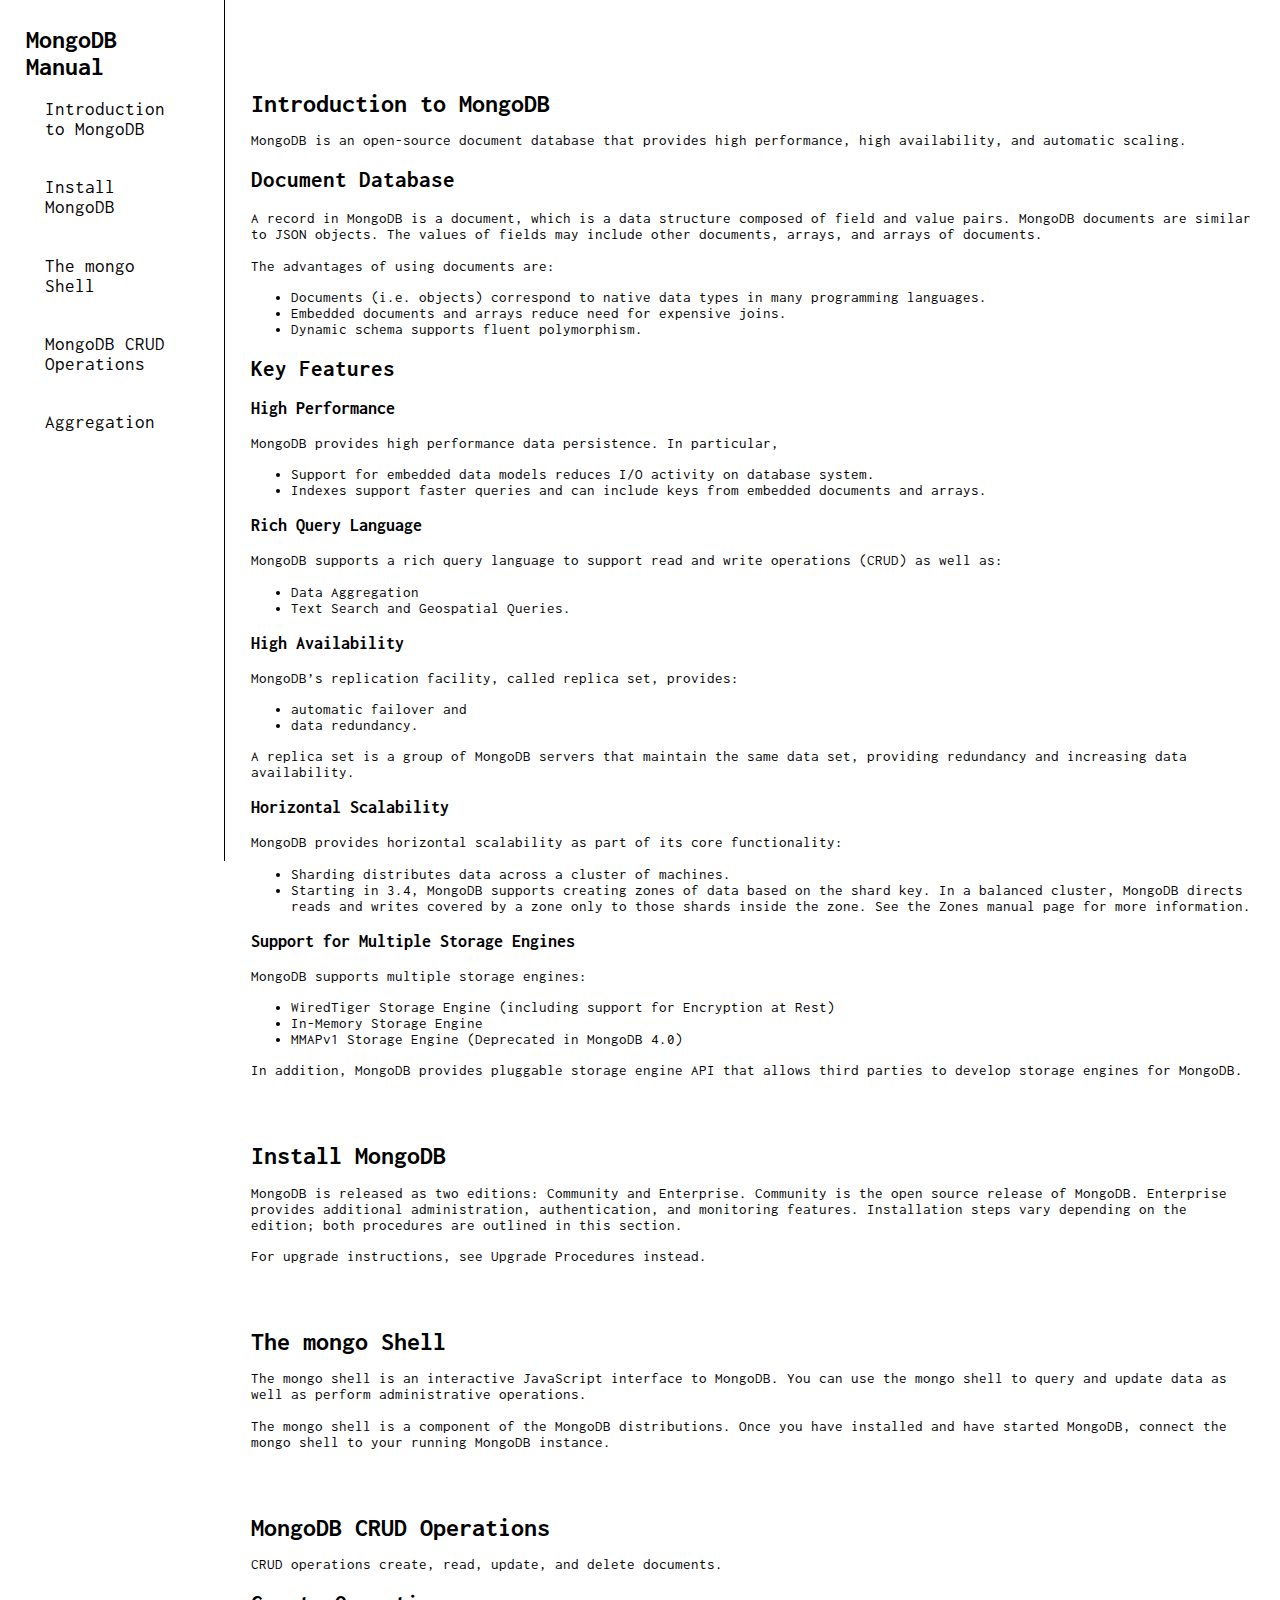
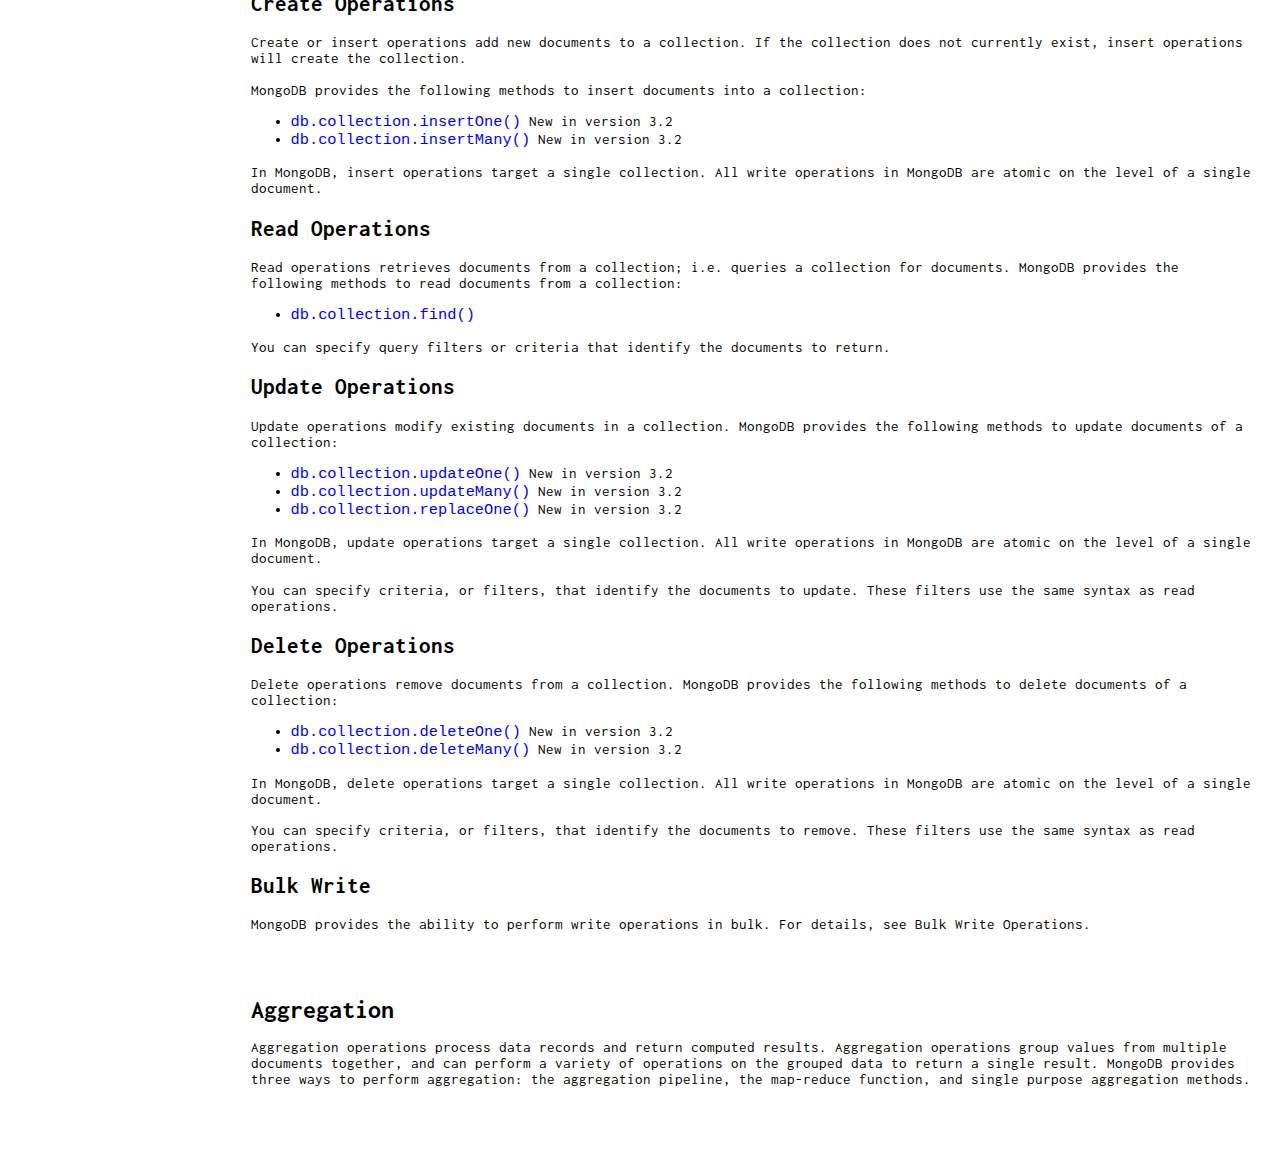
<file: MONGODB - Technical Documentation Page/mongoDB.html>
<!DOCTYPE>

<html>

<head>
  <title>MongoDB Manual</title>

  <meta charset="utf-8">
  <meta name="description" content="MongoDB Manual - Technical Documentation Page">
  <meta name="author" content="Tanja Veljanovska-Saveska">
  <meta name="keywords" content="MongoDB, mongo, manual, Technical, Documentation, Page">
  <meta name="viewport" content="width=device-width, initial-scale=1.0">

  <link rel="stylesheet" type="text/css" href="style.css"> 
  <link href="https://fonts.googleapis.com/css?family=Inconsolata" rel="stylesheet">
</head>
  
<body>
<div id="container">
  <nav id="navbar">
    <header class="header">MongoDB Manual</header>
    <a class="nav-link" href="#Introduction_to_MongoDB">Introduction to MongoDB</a>
    <a class="nav-link" href="#Install_MongoDB">Install MongoDB</a>
    <a class="nav-link" href="#The_mongo_Shell">The mongo Shell</a>
    <a class="nav-link" href="#MongoDB_CRUD_Operations">MongoDB CRUD Operations</a>
    <a class="nav-link" href="#Aggregation">Aggregation</a>
  </nav>
  
  <main id="main-doc">
    <section id="Introduction_to_MongoDB" class="main-section">
      <header class="header">Introduction to MongoDB</header>
      <p class="text">MongoDB is an open-source document database that provides high performance, high availability, and automatic scaling.</p>
      <h2>Document Database</h2>
      <p class="text">A record in MongoDB is a document, which is a data structure composed of field and value pairs. MongoDB documents are similar to JSON objects. The values of fields may include other documents, arrays, and arrays of documents.</p>
      <p class="text">The advantages of using documents are:</p>
          <ul>
            <li>Documents (i.e. objects) correspond to native data types in many programming languages.</li>
            <li>Embedded documents and arrays reduce need for expensive joins.</li>
            <li>Dynamic schema supports fluent polymorphism.</li>
          </ul>
      <h2>Key Features</h2>
        <h3>High Performance</h3>
        <p class="text">MongoDB provides high performance data persistence. In particular,</p>
        <ul>
          <li>Support for embedded data models reduces I/O activity on database system.</li>
          <li>Indexes support faster queries and can include keys from embedded documents and arrays.</li>
        </ul>

        <h3>Rich Query Language</h3>
        <p class="text">MongoDB supports a rich query language to support read and write operations (CRUD) as well as:</p>
        <ul>
          <li>Data Aggregation</li>
          <li>Text Search and Geospatial Queries.</li>
        </ul>

        <h3>High Availability</h3>
        <p class="text">MongoDB’s replication facility, called replica set, provides:</p>
        <ul>
          <li>automatic failover and</li>
          <li>data redundancy.</li>
        </ul>
        <p class="text">A replica set is a group of MongoDB servers that maintain the same data set, providing redundancy and increasing data availability.</p>

        <h3>Horizontal Scalability</h3>
        <p class="text">MongoDB provides horizontal scalability as part of its core functionality:</p>
        <ul>
          <li>Sharding distributes data across a cluster of machines.</li>
          <li>Starting in 3.4, MongoDB supports creating zones of data based on the shard key. In a balanced cluster, MongoDB directs reads and writes covered by a zone only to those shards inside the zone. See the Zones manual page for more information.</li> 
        </ul>

        <h3>Support for Multiple Storage Engines</h3>
        <p class="text">MongoDB supports multiple storage engines:</p>
        <ul>
          <li>WiredTiger Storage Engine (including support for Encryption at Rest)</li>
          <li>In-Memory Storage Engine</li>
          <li>MMAPv1 Storage Engine (Deprecated in MongoDB 4.0)</li>
        </ul>
        <p class="text">In addition, MongoDB provides pluggable storage engine API that allows third parties to develop storage engines for MongoDB.</p>
    </section>
    
    <section id="Install_MongoDB" class="main-section">
      <header class="header">Install MongoDB</header>
      <p class="text">MongoDB is released as two editions: Community and Enterprise. Community is the open source release of MongoDB. Enterprise provides additional administration, authentication, and monitoring features. Installation steps vary depending on the edition; both procedures are outlined in this section.</p>
      <p>For upgrade instructions, see Upgrade Procedures instead.</p>
    </section>
    
    <section id="The_mongo_Shell" class="main-section">
      <header class="header">The mongo Shell</header>
       <p class="text">The mongo shell is an interactive JavaScript interface to MongoDB. You can use the mongo shell to query and update data as well as perform administrative operations.</p>
      <p class="text">The mongo shell is a component of the MongoDB distributions. Once you have installed and have started MongoDB, connect the mongo shell to your running MongoDB instance.</p>
    </section>
    
    <section id="MongoDB_CRUD_Operations" class="main-section">
       <header  class="header">MongoDB CRUD Operations</header>
       <p class="text">CRUD operations create, read, update, and delete documents.</p>
       <h2>Create Operations</h2>
       <p class="text">Create or insert operations add new documents to a collection. If the collection does not currently exist, insert operations will create the collection.</p>
       <p class="text">MongoDB provides the following methods to insert documents into a collection:</p>
       <ul>
        <li><code>db.collection.insertOne()</code> New in version 3.2</li>
        <li><code>db.collection.insertMany()</code> New in version 3.2</li>
      </ul>
      <p class="text">In MongoDB, insert operations target a single collection. All write operations in MongoDB are atomic on the level of a single document.</p>
       <h2>Read Operations</h2>
       <p class="text">Read operations retrieves documents from a collection; i.e. queries a collection for documents. MongoDB provides the following methods to read documents from a collection:</p>
      <ul>
        <li><code>db.collection.find()</code></li>
      </ul>
      <p>You can specify query filters or criteria that identify the documents to return.</p>
       <h2>Update Operations</h2>
       <p class="text">Update operations modify existing documents in a collection. MongoDB provides the following methods to update documents of a collection:</p>
       <ul>
        <li><code>db.collection.updateOne()</code> New in version 3.2</li>
        <li><code>db.collection.updateMany()</code> New in version 3.2</li>
        <li><code>db.collection.replaceOne()</code> New in version 3.2</li>
       </ul>
       <p>In MongoDB, update operations target a single collection. All write operations in MongoDB are atomic on the level of a single document.</p>
       <p>You can specify criteria, or filters, that identify the documents to update. These filters use the same syntax as read operations.</p>
       <h2>Delete Operations</h2>
       <p class="text">Delete operations remove documents from a collection. MongoDB provides the following methods to delete documents of a collection:</p>
       <ul>
        <li><code>db.collection.deleteOne()</code> New in version 3.2</li>
        <li><code>db.collection.deleteMany()</code> New in version 3.2</li>
      </ul>
      <p>In MongoDB, delete operations target a single collection. All write operations in MongoDB are atomic on the level of a single document.</p>
      <p>You can specify criteria, or filters, that identify the documents to remove. These filters use the same syntax as read operations.</p>
       <h2>Bulk Write</h2>
       <p class="text">MongoDB provides the ability to perform write operations in bulk. For details, see Bulk Write Operations.</p>
    </section>
    
    <section id="Aggregation" class="main-section">
      <header class="header">Aggregation</header>
       <p class="text">Aggregation operations process data records and return computed results. Aggregation operations group values from multiple documents together, and can perform a variety of operations on the grouped data to return a single result. MongoDB provides three ways to perform aggregation: the aggregation pipeline, the map-reduce function, and single purpose aggregation methods.</p>
    </section>
  </main>
  
  </div>
    
</body>
 
</html>
</file>
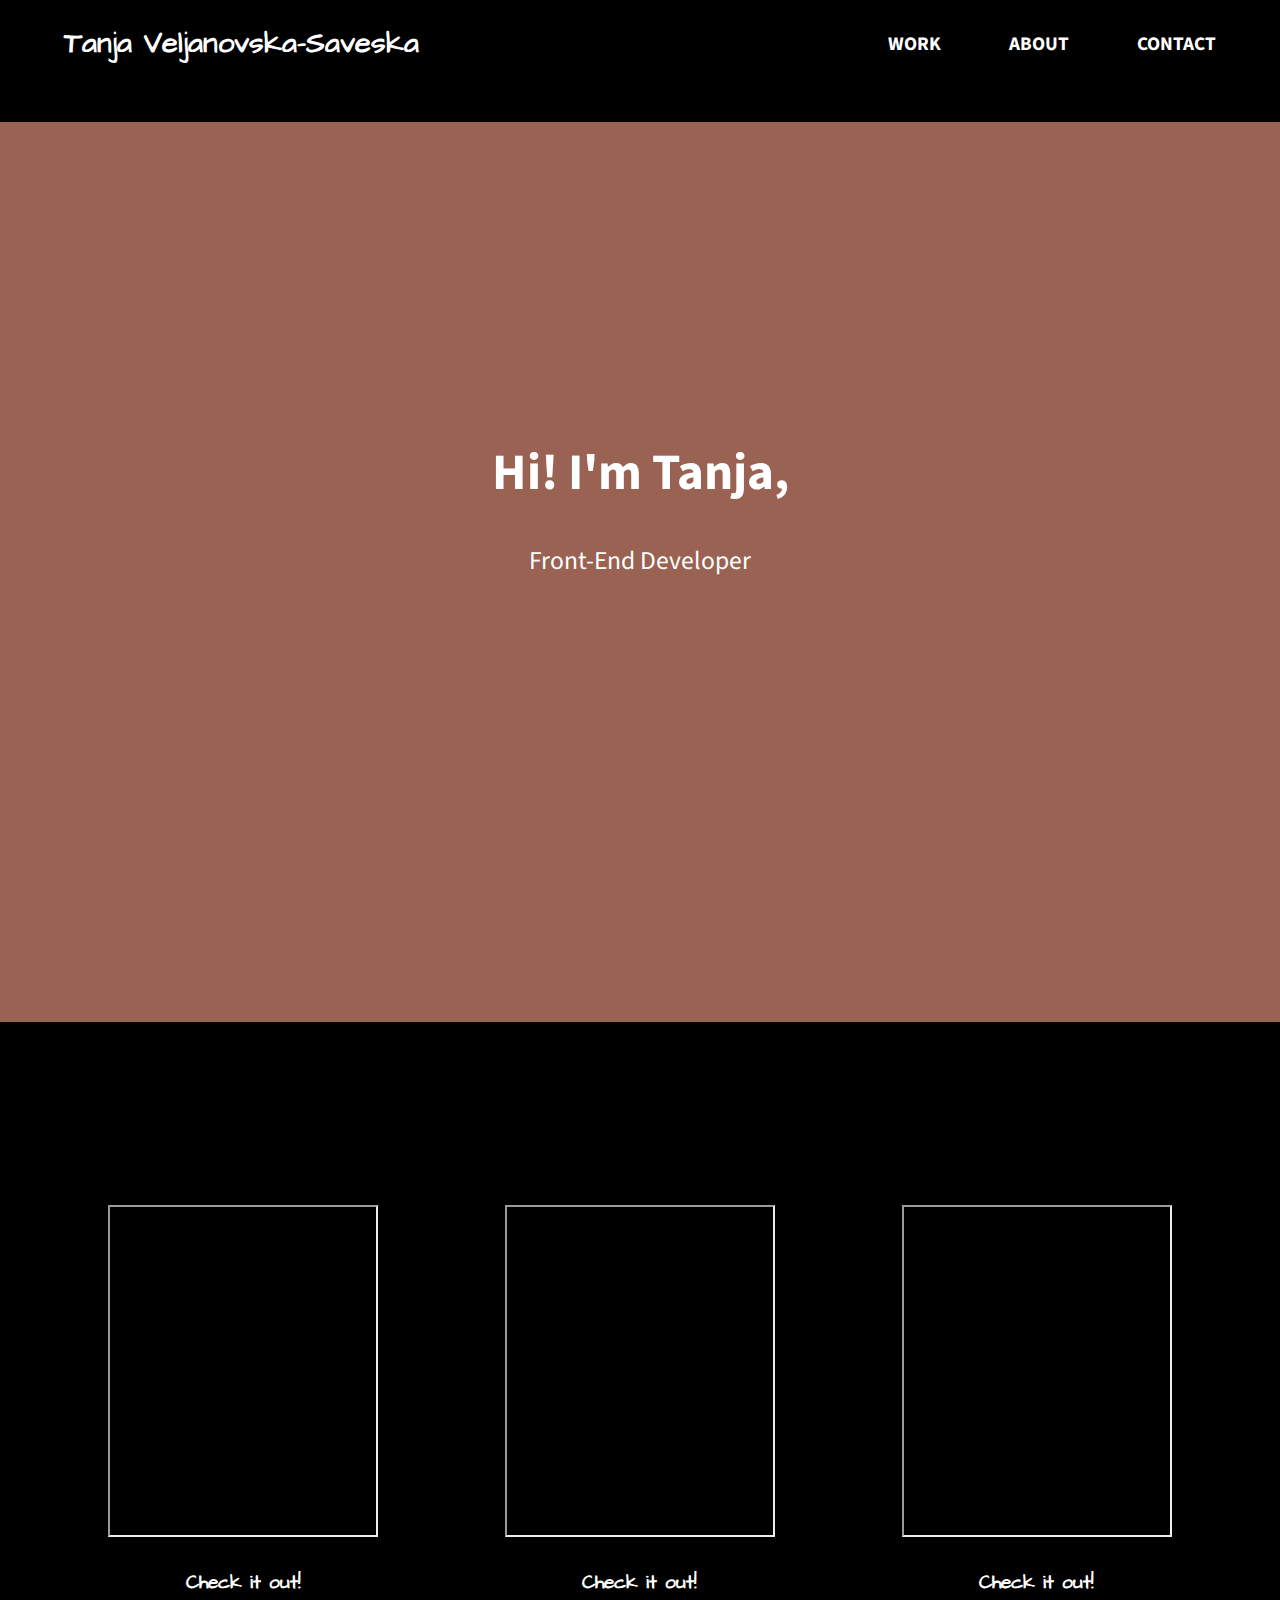
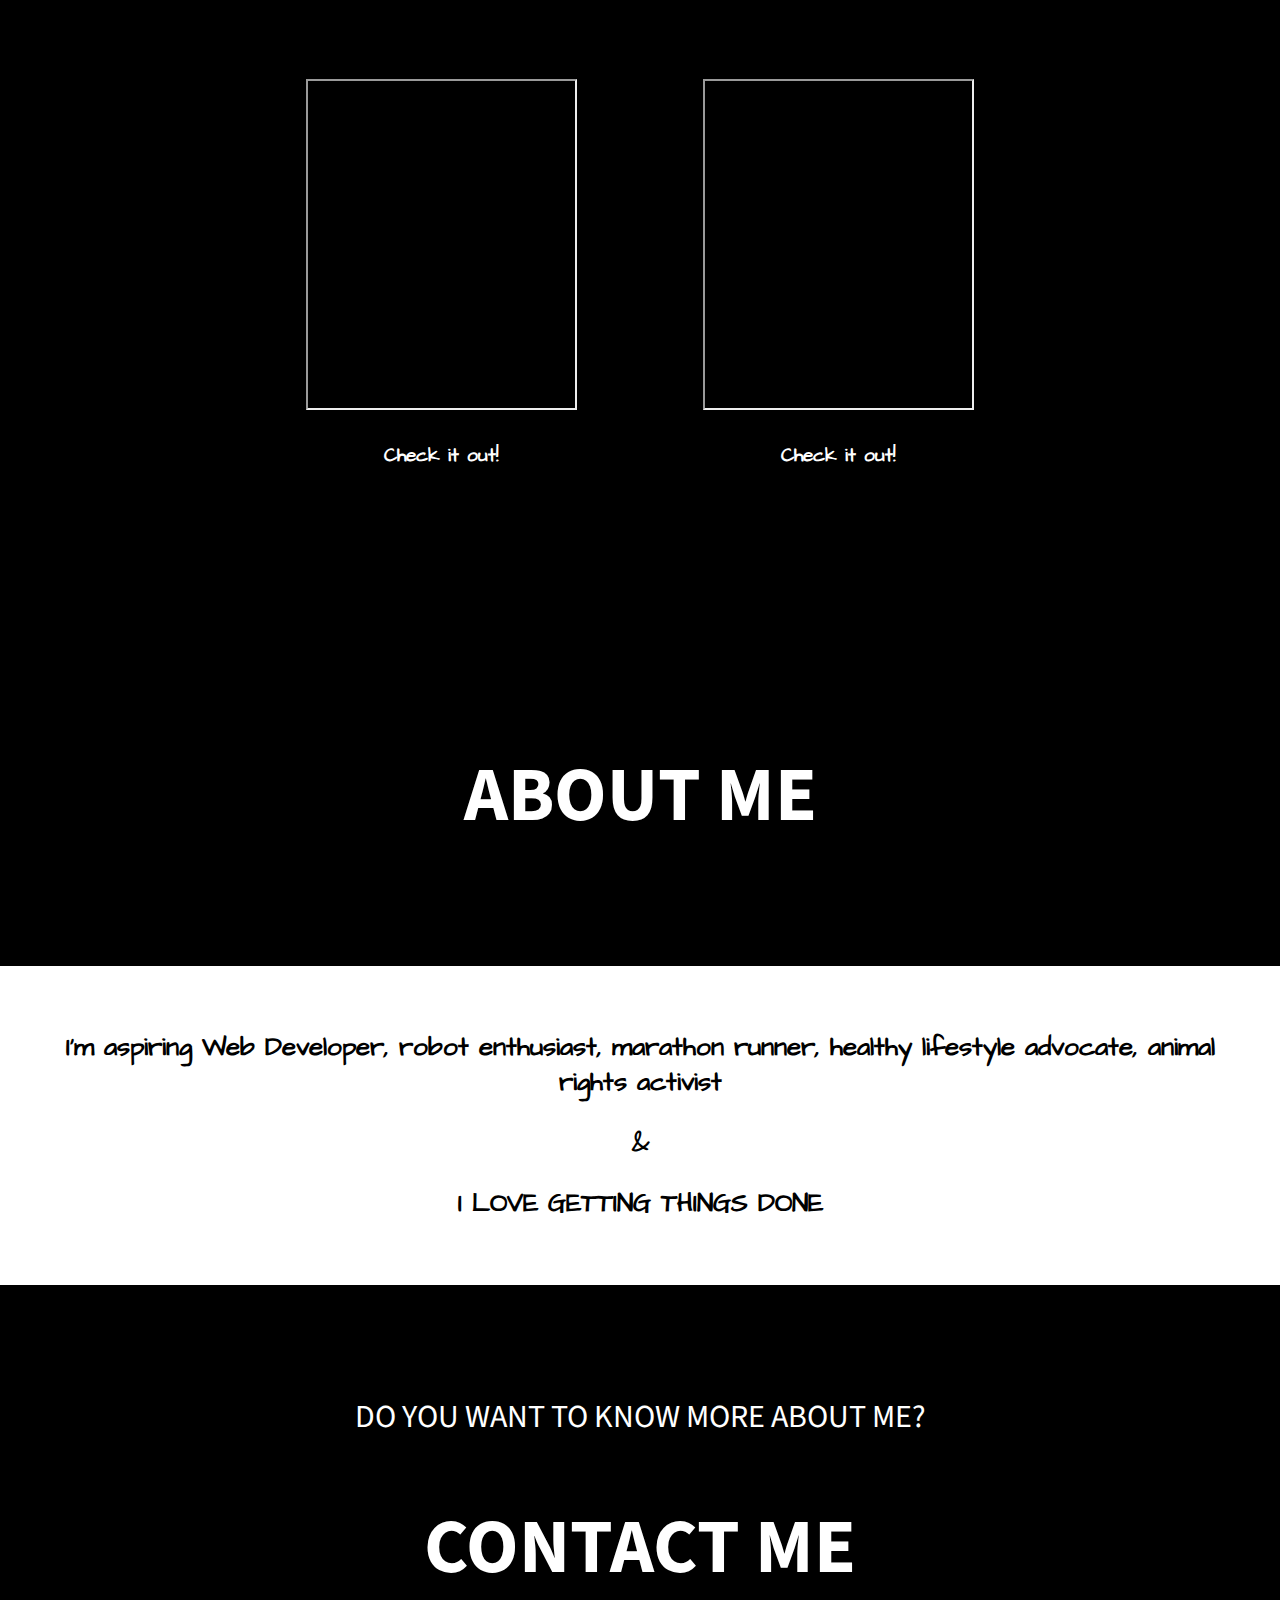
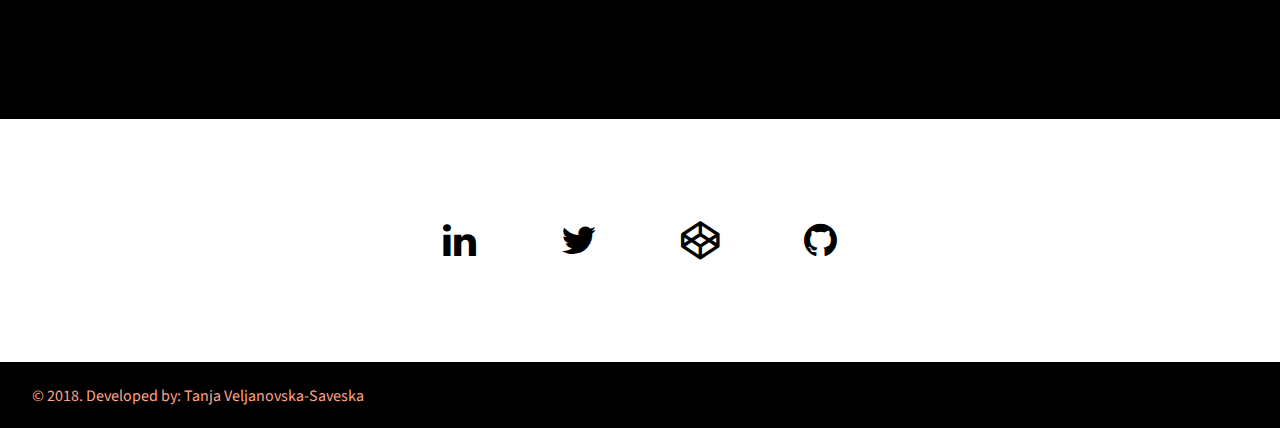
<file: Personal Portfolio Webpage/Tanja_portfolio.html>
<!DOCTYPE html>

<html>

<head>
	<title>Tanja Veljanovska-Saveska</title>

	<meta charset="utf-8">
	<meta name="description" content="Personal Portfolio">
	<meta name="author" content="Tanja Veljanovska-Saveska">
	<meta name="keywords" content="Personal portfolio, about, work, projects, contact">
	<meta name="viewport" content="width=device-width, initial-scale=1.0">

	<link rel="stylesheet" type="text/css" href="style.css">
	<link rel="stylesheet" href="https://cdnjs.cloudflare.com/ajax/libs/font-awesome/4.7.0/css/font-awesome.min.css">
	<link href="https://fonts.googleapis.com/css?family=Architects+Daughter|Itim|Source+Sans+Pro" rel="stylesheet">
</head>

<body>
<div id="container">	

	<nav id="navbar">
		<div id="navLogo">
			<h2 id="logo1">Tanja Veljanovska-Saveska</h2>
			<h2 id="logo2">Tanja VS</h2>
		</div>

		<div id="navLinks">
			<ul id="uList">
				<li class="list"><a class="link" href="#projects">WORK</a></li>
				<li class="list"><a class="link" href="#aboutImg">ABOUT</a></li>
				<li class="list"><a class="link" href="">CONTACT</a></li>
			</ul>
		</div>
	</nav>

	<main id="main">
		<div id="welcome-section">
			<div id="layer">
				<h1 id="welcomeHeadline">Hi! I'm Tanja,</h1>
				<p id="welcomeParagraf">Front-End Developer</p>
			</div>	
		</div>

		<div id="projects">
			<div class="project-tile">
				<iframe class="iframe" src="https://codepen.io/tanjamarathon/full/WaOyLZ/"></iframe>
				<br>
				<a class="links" href="https://codepen.io/tanjamarathon/full/WaOyLZ/" target="_blank">Check it out!</a>
			</div>

			<div class="project-tile">
				<iframe class="iframe" src="https://codepen.io/tanjamarathon/full/OByBWy/"></iframe>
				<br>
				<a class="links" href="https://codepen.io/tanjamarathon/full/OByBWy/" target="_blank">Check it out!</a>
			</div>

			<div class="project-tile">
				<iframe class="iframe" src="https://codepen.io/tanjamarathon/full/KGMpBM/"></iframe>
				<br>
				<a class="links" href="https://codepen.io/tanjamarathon/full/KGMpBM/" target="_blank">Check it out!</a>
			</div>

			<div class="project-tile">
				<iframe class="iframe" src="https://codepen.io/tanjamarathon/full/ePvXzY/"></iframe>
				<br>
				<a class="links" href="https://codepen.io/tanjamarathon/full/ePvXzY/" target="_blank">Check it out!</a>
			</div>

			<div class="project-tile">
				<iframe class="iframe" src="https://codepen.io/tanjamarathon/full/JmjmmX/"></iframe>
				<br>
				<a class="links" href="https://codepen.io/tanjamarathon/full/JmjmmX/" target="_blank">Check it out!</a>
			</div>		
		</div>

		<div id="aboutImg" class="divHeadline">
			<h1 class="headline1">ABOUT ME</h1>
		</div>

		<div id="about">
			<p class="text">I'm aspiring Web Developer, robot enthusiast, marathon runner, healthy lifestyle advocate, animal rights activist</p>
			<p class="text">&</p>
			<p class="text">I LOVE GETTING THINGS DONE</p>
		</div>

		<div id="contactImg" class="divHeadline">
			<p><small>DO YOU WANT TO KNOW MORE ABOUT ME?</small></p>
			<h1 class="headline1">CONTACT ME</h1>
		</div>

		<div id="contact">
			<a class="fa fa-linkedin" href="https://www.linkedin.com/in/tanja-veljanovska-saveska-98806766/" target="_blank"></a>
			<a class="fa fa-twitter" href="https://twitter.com/tanjamarathon" target="_blank"></a>
			<a class="fa fa-codepen" href="https://codepen.io/tanjamarathon/" target="_blank"></a>
			<a class="fa fa-github" id="profile-link" href="https://github.com/tanjamarathon" target="_blank"></a>
		</div>
		
	</main>

	<footer id="footer">
		<p><small>&copy; 2018. Developed by: Tanja Veljanovska-Saveska</small></p>
	</footer>

</div>	
</body>

</html>
</file>
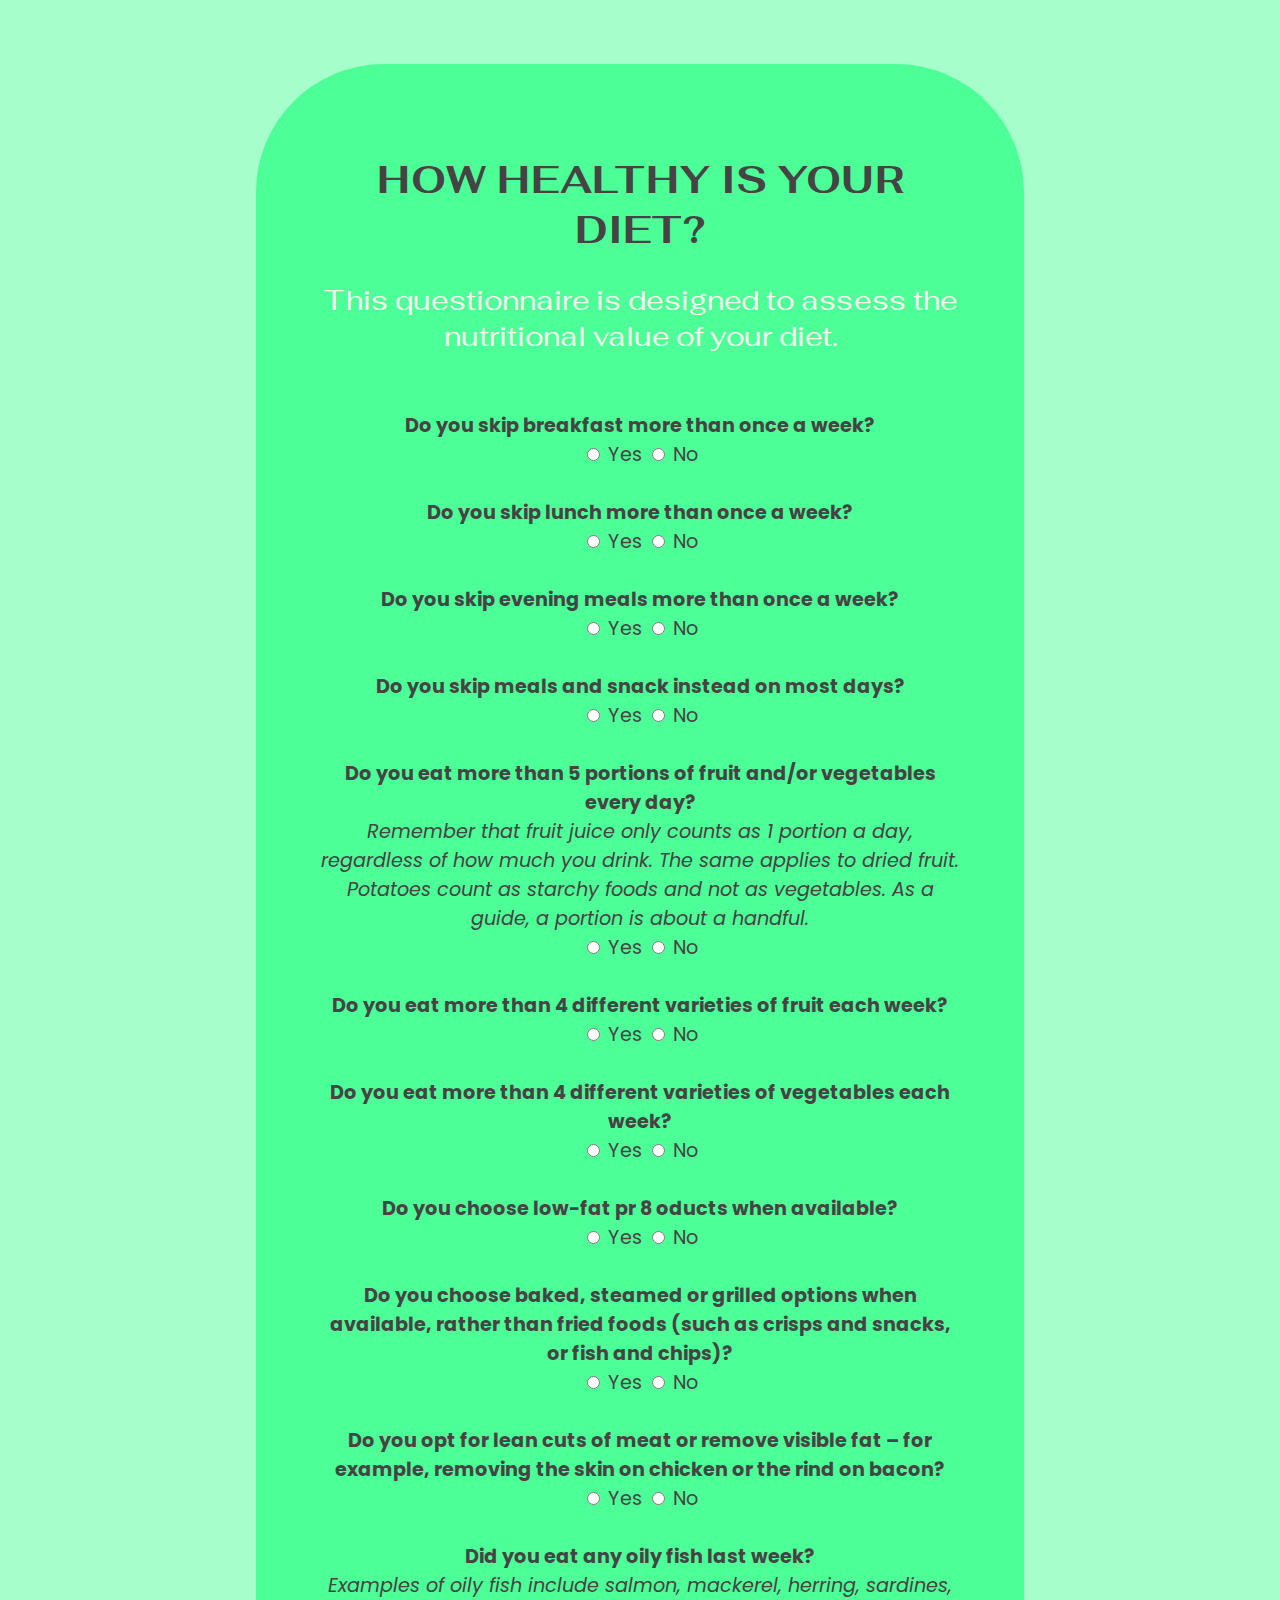
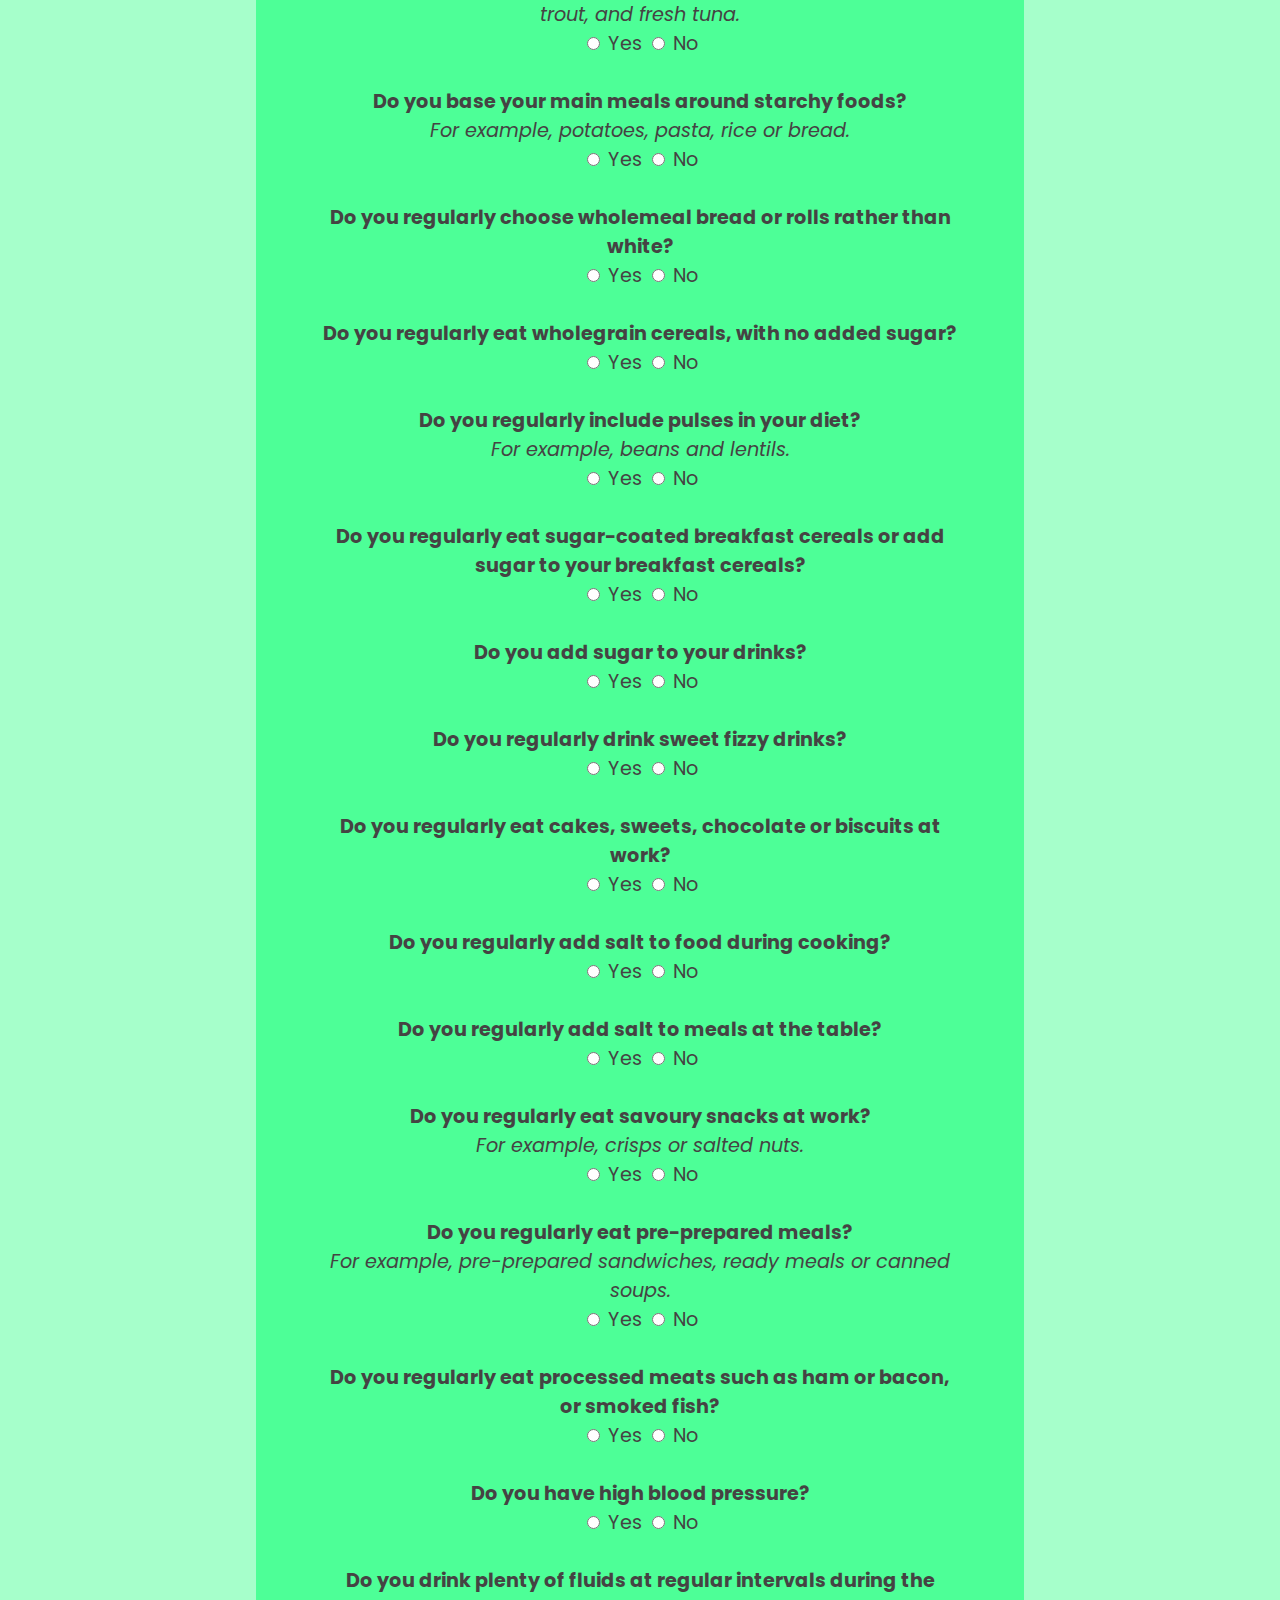
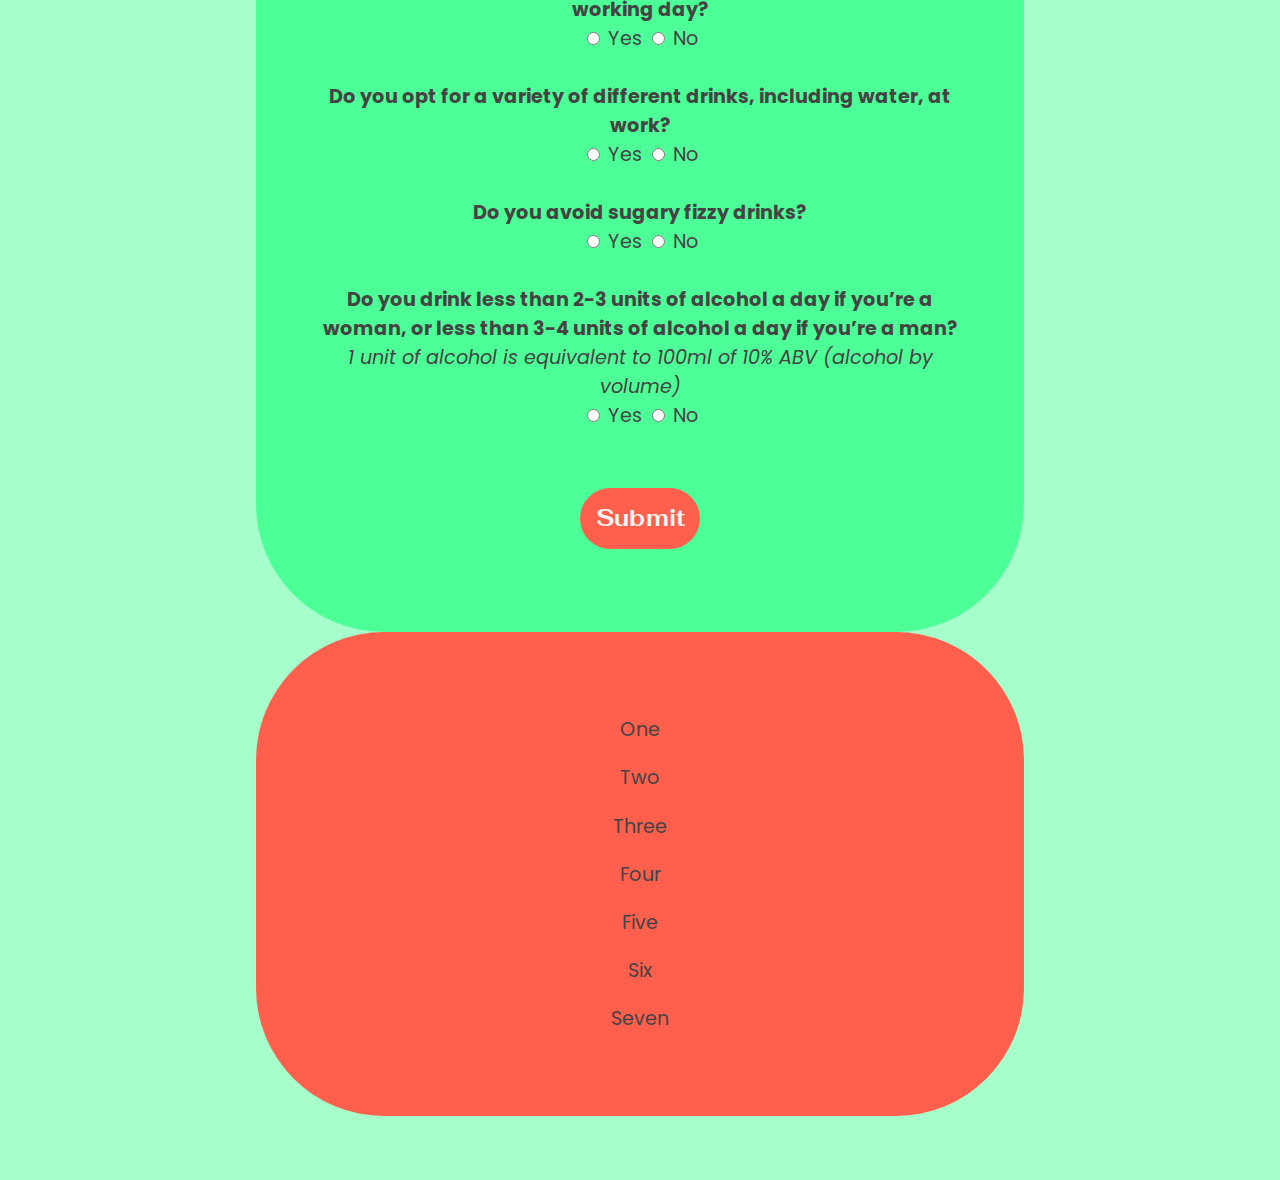
<file: Survey Form/diet_survey_form.html>
<!DOCTYPE html>

<html>
  
<head>
  <title>How healthy is your diet?</title>

  <link rel="stylesheet" type="text/css" href="style.css">
  <link href="https://fonts.googleapis.com/css?family=Fahkwang|Poppins" rel="stylesheet">
  
  <meta charset="UTF-8">
  <meta name="description" content="Diet Survey Form">
  <meta name="keywords" content="health, diet, nutrition, fruits, vegetables, vitamins, minerals, protein, fat, carbs">
  <meta name="author" content="Tanja Veljanovska-Saveska"> 
  <meta name="viewport" content="width=device-width, initial-scale=1.0">

  <script src="https://cdn.freecodecamp.org/testable-projects-fcc/v1/bundle.js"></script>  
</head>

<body>
<div id="container">
  <div id="layer">
    <div id="divForm" class="main">
  <h1 id="title">HOW HEALTHY IS YOUR DIET?</h1>
  <p id="description">This questionnaire is designed to assess the nutritional value of your
diet.</p>
    <br>

  <form id="survey-form">
    <!--
    <label id="name-label"><strong>Name:</strong> 
    <input id="name" class="design" type="text"  required name="firstname" placeholder="Enter your first name">
    </label>
    <br>
    <br>
    
    <label id="email-label">
    <strong>E-mail:</strong> 
    <input id="email" class="design" type="email" required name="email" placeholder="Enter your e-mail">
    </label>
    <br>
    <br>

    <label id="number-label">
    <strong>Age:</strong> 
    <input id="number" class="design numbers" type="number" required name="quantity" min="12" max="150" placeholder="Enter here">  
    </label>
    <br>
    <br>

    <label id="sex-label">
    <strong>Sex:</strong> 
    <input type="radio" name="gender" value="male"> Male 
    <input type="radio" name="gender" value="female"> Female 
    <input type="radio" name="gender" value="other" checked> Other 
    </label>
    <br>
    <br>

    <label id="height-label">
    <strong>Height:</strong> 
    <input class="design numbers" type="number" name="quantity" min="100" max="300" placeholder="Enter here"> <strong>cm</strong>
    </label>
    <br>
    <br>

    <label id="weight">
    <strong>Weight:</strong> 
    <input class="design numbers" type="number" name="quantity" min="25" max="300" placeholder="Enter here"> <strong>kg</strong>
    </label>  
    <br>
    <br>

    <label id="lifestyle">
    <strong>Lifestyle:</strong>
    <select id="dropdown" class="design" name="lifestyle">
      <option class="design" value="sedentary">sedentary</option>
      <option class="design" value="little active">somewhat active</option>
      <option class="design" value="active">active</option>
      <option class="design" value="veryActive">very active</option>
    </select>
    </label>
    <br>
    <br>

    <label id="diets">
    <strong>Were you recently/Are you on some type of diet?</strong><br>
    <input type="checkbox" name="diet1" value="vegan"> I am/was on vegan diet<br>
    <input type="checkbox" name="diet2" value="vegetarian"> I am/was on vegetarian diet<br>
    <input type="checkbox" name="diet3" value="paleo"> I am/was on paleo diet<br>
    <input type="checkbox" name="diet4" value="atkins"> I am/was on Atkins diet<br>
    <input type="checkbox" name="diet5" value="chrono"> I am/was on chrono diet<br>
    <input type="checkbox" name="diet6" value="other"> I am/was on other diet<br>
    <input type="checkbox" name="diet7" value="none"> I am/was not on any specific type of diet<br>
    </label>
    <br>

    <label id="comment">
    <strong>If other, which type of diet?</strong><br>
    <textarea class="design" name="message" rows="2">
    </textarea>
    </label>
    <br>
    <br>
    -->

    <label id="questions-label">
    <strong>Do you skip breakfast more than once a week?</strong>
    <br>
    <input id="q11" type="radio" name="question1" value="yes"> Yes 
    <input id="q12" type="radio" name="question1" value="no"> No  
    <br>
    <br>
    <strong>Do you skip lunch more than once a week?</strong> 
    <br>
    <input id="q21" type="radio" name="question2" value="yes"> Yes 
    <input id="q22" type="radio" name="question2" value="no"> No  
    <br>
    <br>
    <strong>Do you skip evening meals more than once a week?</strong> 
    <br>
    <input id="q31" type="radio" name="question3" value="yes"> Yes 
    <input id="q32" type="radio" name="question3" value="no"> No  
    <br>
    <br>
    <strong>Do you skip meals and snack instead on most days?</strong> 
    <br>
    <input id="q41" type="radio" name="question4" value="yes"> Yes 
    <input id="q42" type="radio" name="question4" value="no"> No  
    <br>
    <br>
    <strong>Do you eat more than 5 portions of fruit and/or vegetables
    every day?</strong>
    <br> 
    <em>Remember that fruit juice only counts as 1 portion a day, regardless
    of how much you drink. The same applies to dried fruit.
    Potatoes count as starchy foods and not as vegetables.
    As a guide, a portion is about a handful.</em> 
    <br>
    <input id="q51" type="radio" name="question5" value="yes"> Yes 
    <input id="q52" type="radio" name="question5" value="no"> No  
    <br>
    <br>
    <strong>Do you eat more than 4 different varieties of fruit each week?</strong>
    <br>
    <input id="q61" type="radio" name="question6" value="yes"> Yes 
    <input id="q62" type="radio" name="question6" value="no"> No  
    <br>
    <br>
    <strong>Do you eat more than 4 different varieties of vegetables each week?</strong>
    <br>
    <input id="q71" type="radio" name="question7" value="yes"> Yes 
    <input id="q72" type="radio" name="question7" value="no"> No  
    <br>
    <br>
    <strong>Do you choose low-fat pr 8 oducts when available?</strong>
    <br>
    <input id="q81" type="radio" name="question8" value="yes"> Yes 
    <input id="q82" type="radio" name="question8" value="no"> No  
    <br>
    <br>
    <strong>Do you choose baked, steamed or grilled options when available,
    rather than fried foods (such as crisps and snacks, or fish and chips)?</strong>
    <br>
    <input id="q91" type="radio" name="question9" value="yes"> Yes 
    <input id="q92" type="radio" name="question9" value="no"> No  
    <br>
    <br>
    <strong>Do you opt for lean cuts of meat or remove visible fat – for example,
    removing the skin on chicken or the rind on bacon?</strong>
    <br>
    <input id="q101" type="radio" name="question10" value="yes"> Yes 
    <input id="q102" type="radio" name="question10" value="no"> No  
    <br>
    <br>
    <strong>Did you eat any oily fish last week?</strong>
    <br>
    <em>Examples of oily fish include
    salmon, mackerel, herring, sardines, trout, and fresh tuna.</em> 
    <br>
    <input id="q111" type="radio" name="question11" value="yes"> Yes 
    <input id="q112" type="radio" name="question11" value="no"> No  
    <br>
    <br>
    <!--
    <strong>Do you include some unsalted nuts and seeds in your diet?</strong>
    <br>
    <input id="q121" type="radio" name="question12" value="yes"> Yes 
    <input id="q122" type="radio" name="question12" value="no"> No  
    <br>
    <br>
    -->
    <strong>Do you base your main meals around starchy foods?</strong>
    <br>
    <em>For example, potatoes, pasta, rice or bread.</em> 
    <br>
    <input id="q131" type="radio" name="question13" value="yes"> Yes 
    <input id="q132" type="radio" name="question13" value="no"> No  
    <br>
    <br>
    <strong>Do you regularly choose wholemeal bread or rolls rather than white?</strong>
    <br>
    <input id="q141" type="radio" name="question14" value="yes"> Yes 
    <input id="q142" type="radio" name="question14" value="no"> No  
    <br>
    <br>
    <strong>Do you regularly eat wholegrain cereals, with no added sugar?</strong>
    <br>
    <input id="q151" type="radio" name="question15" value="yes"> Yes 
    <input id="q152" type="radio" name="question15" value="no"> No  
    <br>
    <br>
    <strong>Do you regularly include pulses in your diet?</strong>
    <br>
    <em>For example, beans and lentils.</em>
    <br>
    <input id="q161" type="radio" name="question16" value="yes"> Yes 
    <input id="q162" type="radio" name="question16" value="no"> No  
    <br>
    <br>
    <strong>Do you regularly eat sugar-coated breakfast cereals
    or add sugar to your breakfast cereals?</strong>
    <br>
    <input id="q171" type="radio" name="question17" value="yes"> Yes 
    <input id="q172" type="radio" name="question17" value="no"> No  
    <br>
    <br>
    <strong>Do you add sugar to your drinks?</strong>
    <br>
    <input id="q181" type="radio" name="question18" value="yes"> Yes 
    <input id="q182" type="radio" name="question18" value="no"> No  
    <br>
    <br>
    <strong>Do you regularly drink sweet fizzy drinks?</strong>
    <br>
    <input id="q191" type="radio" name="question19" value="yes"> Yes 
    <input id="q192" type="radio" name="question19" value="no"> No  
    <br>
    <br>
    <strong>Do you regularly eat cakes, sweets, chocolate or biscuits at work?</strong>
    <br>
    <input id="q201" type="radio" name="question20" value="yes"> Yes 
    <input id="q202" type="radio" name="question20" value="no"> No  
    <br>
    <br>
    <strong>Do you regularly add salt to food during cooking?</strong>
    <br>
    <input id="q211" type="radio" name="question21" value="yes"> Yes 
    <input id="q212" type="radio" name="question21" value="no"> No  
    <br>
    <br>
    <strong>Do you regularly add salt to meals at the table?</strong>
    <br>
    <input id="q221" type="radio" name="question22" value="yes"> Yes 
    <input id="q222" type="radio" name="question22" value="no"> No  
    <br>
    <br>
    <strong>Do you regularly eat savoury snacks at work?</strong>
    <br>
    <em>For example, crisps or salted nuts.</em>
    <br>
    <input id="q231" type="radio" name="question23" value="yes"> Yes 
    <input id="q232" type="radio" name="question23" value="no"> No  
    <br>
    <br>
    <strong>Do you regularly eat pre-prepared meals?</strong>
    <br>
    <em>For example, pre-prepared sandwiches, ready meals or canned soups.</em>
    <br>
    <input id="q241" type="radio" name="question24" value="yes"> Yes 
    <input id="q242" type="radio" name="question24" value="no"> No  
    <br>
    <br>
    <strong>Do you regularly eat processed meats such as ham or bacon,
    or smoked fish?</strong>
    <br>
    <input id="q251" type="radio" name="question25" value="yes"> Yes 
    <input id="q252" type="radio" name="question25" value="no"> No 
    <br>
    <br>
    <strong>Do you have high blood pressure?</strong> 
    <br>
    <input id="q261" type="radio" name="question26" value="yes"> Yes 
    <input id="q262" type="radio" name="question26" value="no"> No     
    <br>
    <br>
    <strong>Do you drink plenty of fluids at regular intervals during
    the working day?</strong>
    <br>
    <input id="q271" type="radio" name="question27" value="yes"> Yes 
    <input id="q272" type="radio" name="question27" value="no"> No
    <br>
    <br>
    <strong>Do you opt for a variety of different drinks, including water, at work?</strong> 
    <br>
    <input id="q281" type="radio" name="question28" value="yes"> Yes 
    <input id="q282" type="radio" name="question28" value="no"> No     
    <br>
    <br>
    <strong>Do you avoid sugary fizzy drinks?</strong>
    <br>
    <input id="q291" type="radio" name="question29" value="yes"> Yes 
    <input id="q292" type="radio" name="question29" value="no"> No     
    <br>
    <br>
    <strong>Do you drink less than 2-3 units of alcohol a day if you’re a woman,
    or less than 3-4 units of alcohol a day if you’re a man?</strong>
    <br>
    <em>
    1 unit of alcohol is equivalent to 100ml of 10% ABV
    (alcohol by volume)</em>
    <br>
    <input id="q301" type="radio" name="question30" value="yes"> Yes 
    <input id="q302" type="radio" name="question30" value="no"> No     
    <br>  
    </label>
    <br>
    <br>

    <button id="submit" type="button" onclick="showResult()">Submit</button>
    <br>
    <p id="message"></p>
</form> 

    </div>

    <div id="divResult" class="main">
        <p id="adviceOne">One</p>
        <p id="adviceTwo">Two</p>
        <p id="adviceThree">Three</p>
        <p id="adviceFour">Four</p>
        <p id="adviceFive">Five</p>
        <p id="adviceSix">Six</p>
        <p id="adviceSeven">Seven</p>
    </div>
  </div>
</div>

  <script type="text/javascript" src="dietCode.js"></script>
</body>  

</html>
</file>
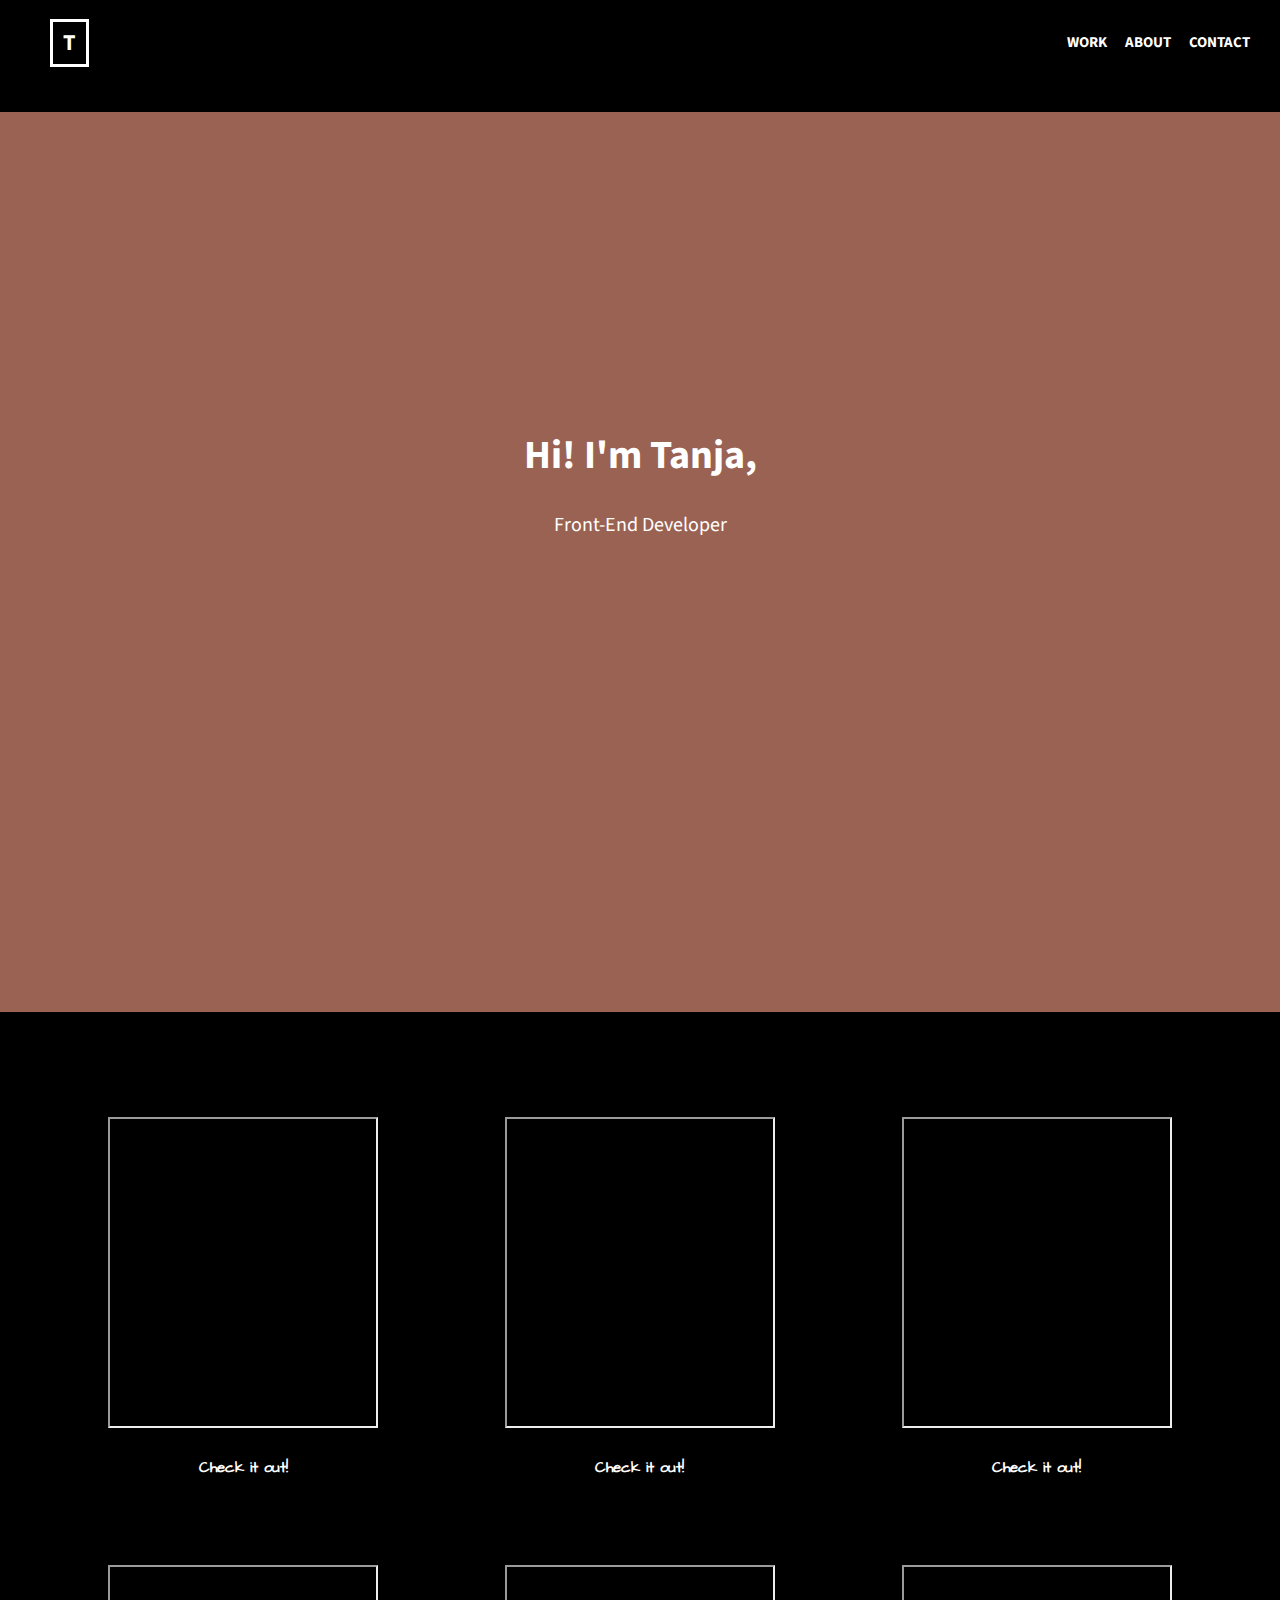
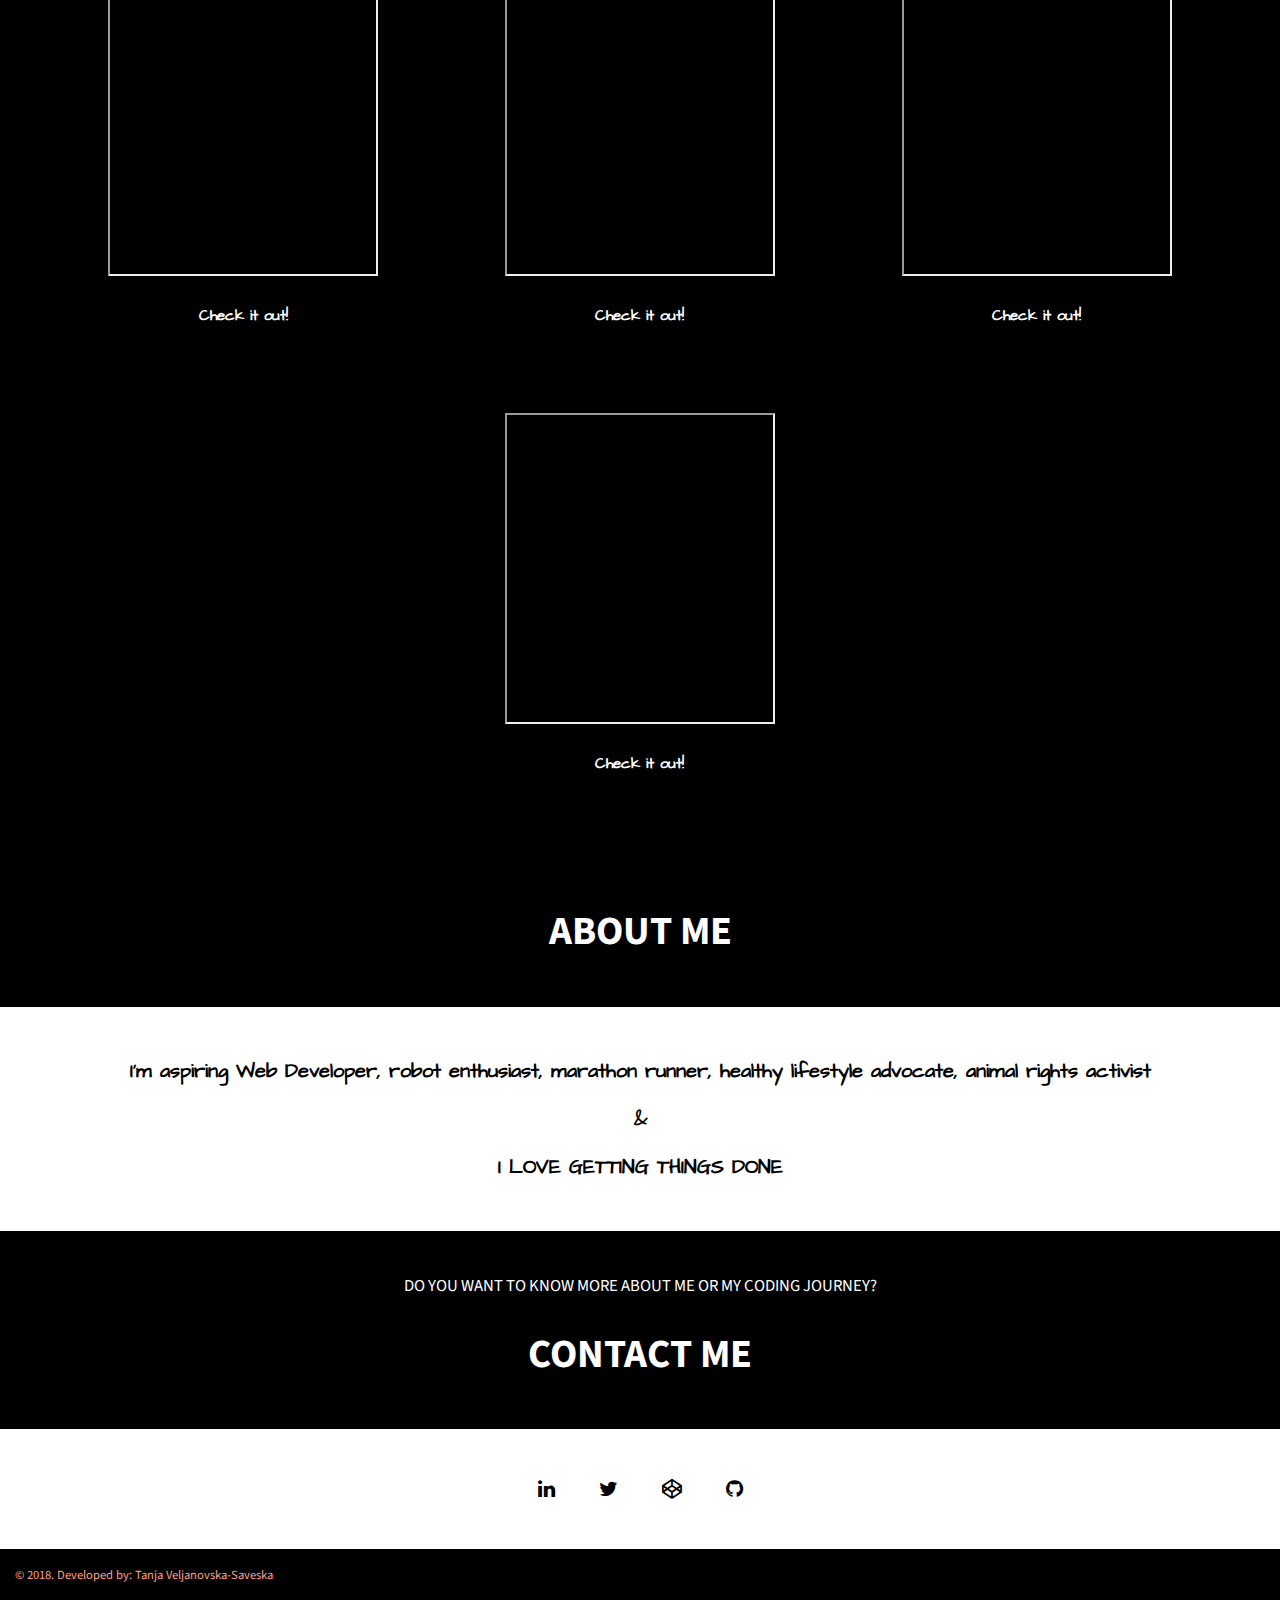
<file: TANJA - Personal Portfolio Webpage/Tanja_portfolio.html>
<!DOCTYPE html>

<html>

<head>
	<title>Tanja Veljanovska-Saveska</title>

	<meta charset="utf-8">
	<meta name="description" content="Personal Portfolio">
	<meta name="author" content="Tanja Veljanovska-Saveska">
	<meta name="keywords" content="Personal portfolio, about, work, projects, contact">
	<meta name="viewport" content="width=device-width, initial-scale=1.0">

	<link rel="stylesheet" type="text/css" href="style.css">
	<link rel="stylesheet" href="https://cdnjs.cloudflare.com/ajax/libs/font-awesome/4.7.0/css/font-awesome.min.css">
	<link href="https://fonts.googleapis.com/css?family=Architects+Daughter|Itim|Source+Sans+Pro" rel="stylesheet">
</head>

<body>
<div id="container">	

	<nav id="navbar">
		<div id="navLogo">
			<h2 id="logo">T</h2>
		</div>

		<div id="navLinks">
			<ul id="uList">
				<li class="list"><a class="link" href="#projects">WORK</a></li>
				<li class="list"><a class="link" href="#aboutImg">ABOUT</a></li>
				<li class="list"><a class="link" href="#contactImg">CONTACT</a></li>
			</ul>
		</div>
	</nav>

	<main id="main">
		<div id="welcome-section">
			<div id="layer">
				<h1 id="welcomeHeadline">Hi! I'm Tanja,</h1>
				<p id="welcomeParagraf">Front-End Developer</p>
			</div>	
		</div>

		<div id="projects">
			<div class="project-tile">
				<iframe class="iframe" src="https://codepen.io/tanjamarathon/full/rQyEqv/"></iframe>
				<br>
				<a class="links" href="https://codepen.io/tanjamarathon/full/rQyEqv/" target="_blank">Check it out!</a>
			</div>

			<div class="project-tile">
				<iframe class="iframe" src="https://codepen.io/tanjamarathon/full/YRzjJX/"></iframe>
				<br>
				<a class="links" href="https://codepen.io/tanjamarathon/full/YRzjJX/" target="_blank">Check it out!</a>
			</div>

			<div class="project-tile">
				<iframe class="iframe" src="https://codepen.io/tanjamarathon/full/OByBWy/"></iframe>
				<br>
				<a class="links" href="https://codepen.io/tanjamarathon/full/OByBWy/" target="_blank">Check it out!</a>
			</div>

			<div class="project-tile">
					<iframe class="iframe" src="https://codepen.io/tanjamarathon/full/WaOyLZ/"></iframe>
					<br>
					<a class="links" href="https://codepen.io/tanjamarathon/full/WaOyLZ/" target="_blank">Check it out!</a>
			</div>

			<div class="project-tile">
				<iframe class="iframe" src="https://codepen.io/tanjamarathon/full/KGMpBM/"></iframe>
				<br>
				<a class="links" href="https://codepen.io/tanjamarathon/full/KGMpBM/" target="_blank">Check it out!</a>
			</div>

			<div class="project-tile">
				<iframe class="iframe" src="https://codepen.io/tanjamarathon/full/ePvXzY/"></iframe>
				<br>
				<a class="links" href="https://codepen.io/tanjamarathon/full/ePvXzY/" target="_blank">Check it out!</a>
			</div>

			<div class="project-tile">
				<iframe class="iframe" src="https://codepen.io/tanjamarathon/full/JmjmmX/"></iframe>
				<br>
				<a class="links" href="https://codepen.io/tanjamarathon/full/JmjmmX/" target="_blank">Check it out!</a>
			</div>		
		</div>

		<div id="aboutImg" class="divHeadline">
			<h1 class="headline1">ABOUT ME</h1>
		</div>

		<div id="about">
			<p class="text">I'm aspiring Web Developer, robot enthusiast, marathon runner, healthy lifestyle advocate, animal rights activist</p>
			<p class="text">&</p>
			<p class="text">I LOVE GETTING THINGS DONE</p>
		</div>

		<div id="contactImg" class="divHeadline">
			<p><small>DO YOU WANT TO KNOW MORE ABOUT ME OR MY CODING JOURNEY?</small></p>
			<h1 class="headline1">CONTACT ME</h1>
		</div>

		<div id="contact">
			<a class="fa fa-linkedin" href="https://www.linkedin.com/in/tanja-veljanovska-saveska-98806766/" target="_blank"></a>
			<a class="fa fa-twitter" href="https://twitter.com/tanjamarathon" target="_blank"></a>
			<a class="fa fa-codepen" href="https://codepen.io/tanjamarathon/" target="_blank"></a>
			<a class="fa fa-github" id="profile-link" href="https://github.com/tanjamarathon" target="_blank"></a>
		</div>
		
	</main>

	<footer id="footer">
		<p><small>&copy; 2018. Developed by: Tanja Veljanovska-Saveska</small></p>
	</footer>
</div>	
</body>

</html>
</file>
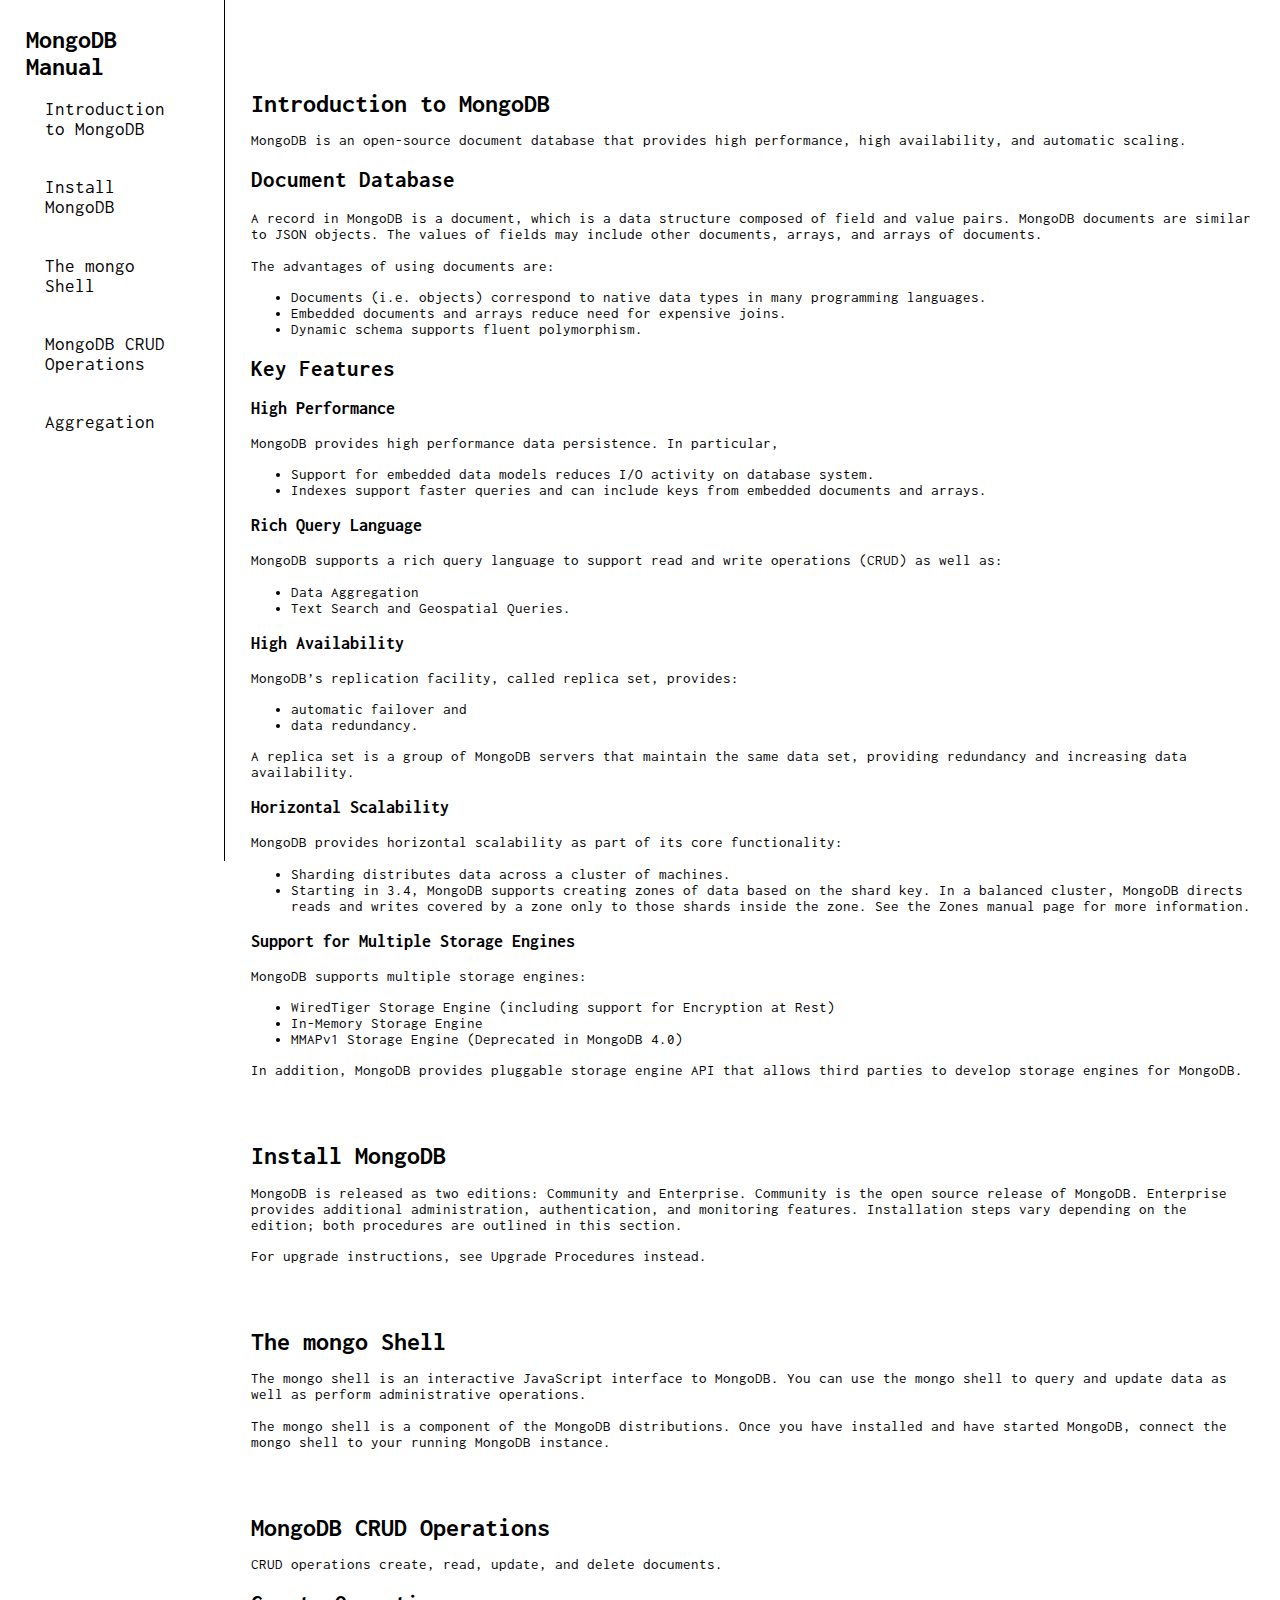
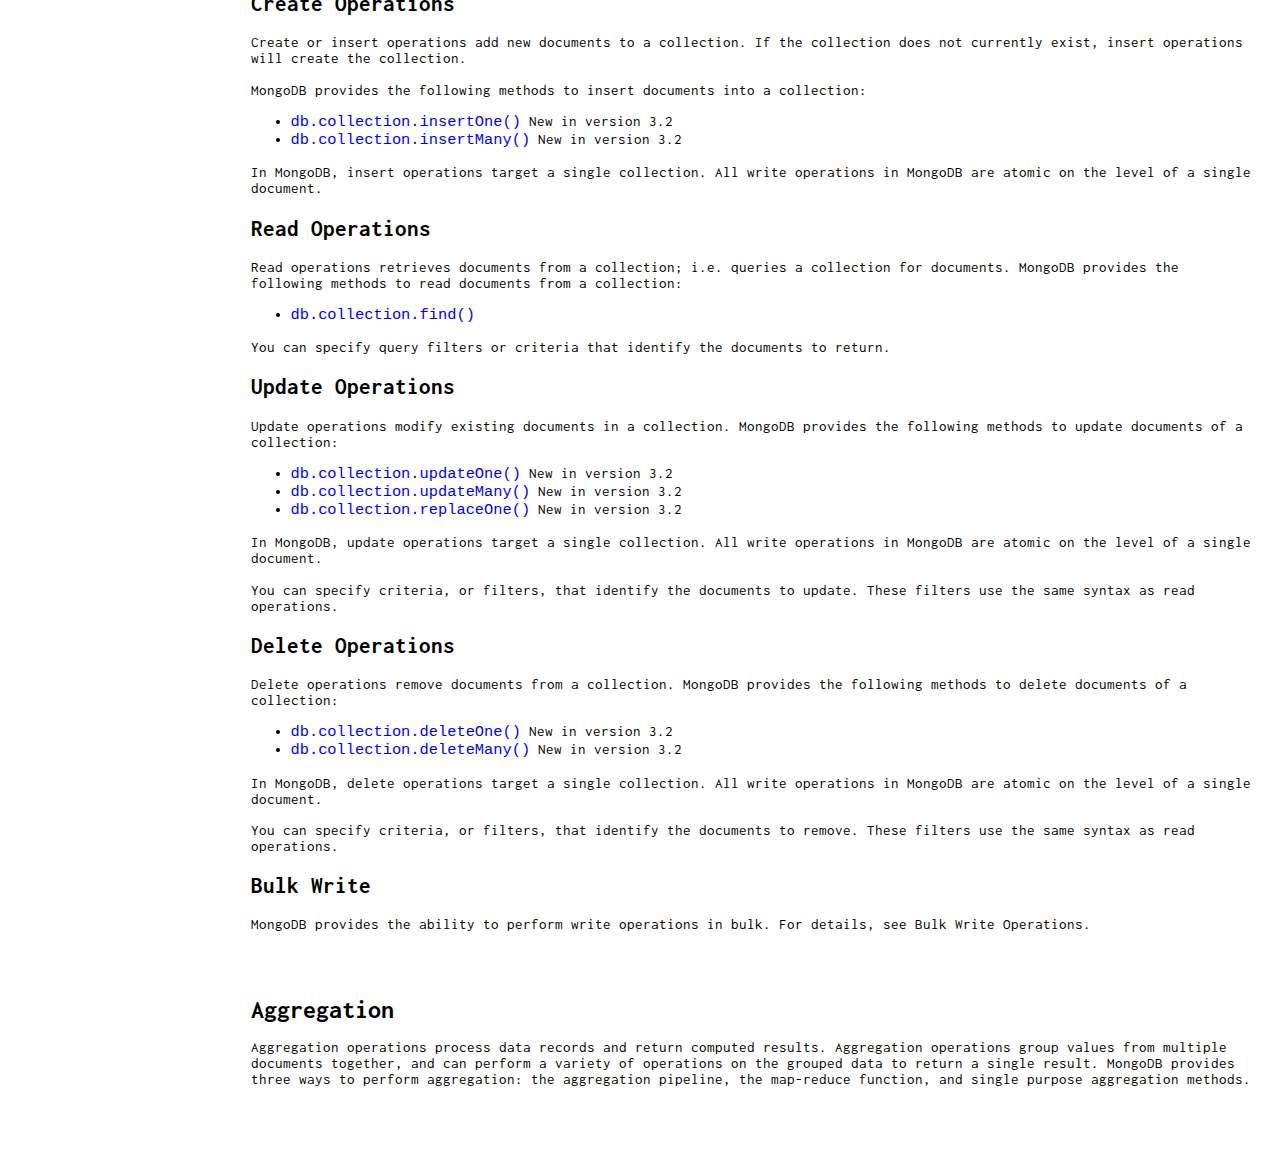
<file: Technical Documentation Page/mongoDB.html>
<!DOCTYPE>

<html>

<head>
  <title>MongoDB Manual</title>

  <meta charset="utf-8">
  <meta name="description" content="MongoDB Manual - Technical Documentation Page">
  <meta name="author" content="Tanja Veljanovska-Saveska">
  <meta name="keywords" content="MongoDB, mongo, manual, Technical, Documentation, Page">
  <meta name="viewport" content="width=device-width, initial-scale=1.0">

  <link rel="stylesheet" type="text/css" href="style.css"> 
  <link href="https://fonts.googleapis.com/css?family=Inconsolata" rel="stylesheet">
</head>
  
<body>
<div id="container">
  <nav id="navbar">
    <header class="header">MongoDB Manual</header>
    <a class="nav-link" href="#Introduction_to_MongoDB">Introduction to MongoDB</a>
    <a class="nav-link" href="#Install_MongoDB">Install MongoDB</a>
    <a class="nav-link" href="#The_mongo_Shell">The mongo Shell</a>
    <a class="nav-link" href="#MongoDB_CRUD_Operations">MongoDB CRUD Operations</a>
    <a class="nav-link" href="#Aggregation">Aggregation</a>
  </nav>
  
  <main id="main-doc">
    <section id="Introduction_to_MongoDB" class="main-section">
      <header class="header">Introduction to MongoDB</header>
      <p class="text">MongoDB is an open-source document database that provides high performance, high availability, and automatic scaling.</p>
      <h2>Document Database</h2>
      <p class="text">A record in MongoDB is a document, which is a data structure composed of field and value pairs. MongoDB documents are similar to JSON objects. The values of fields may include other documents, arrays, and arrays of documents.</p>
      <p class="text">The advantages of using documents are:</p>
          <ul>
            <li>Documents (i.e. objects) correspond to native data types in many programming languages.</li>
            <li>Embedded documents and arrays reduce need for expensive joins.</li>
            <li>Dynamic schema supports fluent polymorphism.</li>
          </ul>
      <h2>Key Features</h2>
        <h3>High Performance</h3>
        <p class="text">MongoDB provides high performance data persistence. In particular,</p>
        <ul>
          <li>Support for embedded data models reduces I/O activity on database system.</li>
          <li>Indexes support faster queries and can include keys from embedded documents and arrays.</li>
        </ul>

        <h3>Rich Query Language</h3>
        <p class="text">MongoDB supports a rich query language to support read and write operations (CRUD) as well as:</p>
        <ul>
          <li>Data Aggregation</li>
          <li>Text Search and Geospatial Queries.</li>
        </ul>

        <h3>High Availability</h3>
        <p class="text">MongoDB’s replication facility, called replica set, provides:</p>
        <ul>
          <li>automatic failover and</li>
          <li>data redundancy.</li>
        </ul>
        <p class="text">A replica set is a group of MongoDB servers that maintain the same data set, providing redundancy and increasing data availability.</p>

        <h3>Horizontal Scalability</h3>
        <p class="text">MongoDB provides horizontal scalability as part of its core functionality:</p>
        <ul>
          <li>Sharding distributes data across a cluster of machines.</li>
          <li>Starting in 3.4, MongoDB supports creating zones of data based on the shard key. In a balanced cluster, MongoDB directs reads and writes covered by a zone only to those shards inside the zone. See the Zones manual page for more information.</li> 
        </ul>

        <h3>Support for Multiple Storage Engines</h3>
        <p class="text">MongoDB supports multiple storage engines:</p>
        <ul>
          <li>WiredTiger Storage Engine (including support for Encryption at Rest)</li>
          <li>In-Memory Storage Engine</li>
          <li>MMAPv1 Storage Engine (Deprecated in MongoDB 4.0)</li>
        </ul>
        <p class="text">In addition, MongoDB provides pluggable storage engine API that allows third parties to develop storage engines for MongoDB.</p>
    </section>
    
    <section id="Install_MongoDB" class="main-section">
      <header class="header">Install MongoDB</header>
      <p class="text">MongoDB is released as two editions: Community and Enterprise. Community is the open source release of MongoDB. Enterprise provides additional administration, authentication, and monitoring features. Installation steps vary depending on the edition; both procedures are outlined in this section.</p>
      <p>For upgrade instructions, see Upgrade Procedures instead.</p>
    </section>
    
    <section id="The_mongo_Shell" class="main-section">
      <header class="header">The mongo Shell</header>
       <p class="text">The mongo shell is an interactive JavaScript interface to MongoDB. You can use the mongo shell to query and update data as well as perform administrative operations.</p>
      <p class="text">The mongo shell is a component of the MongoDB distributions. Once you have installed and have started MongoDB, connect the mongo shell to your running MongoDB instance.</p>
    </section>
    
    <section id="MongoDB_CRUD_Operations" class="main-section">
       <header  class="header">MongoDB CRUD Operations</header>
       <p class="text">CRUD operations create, read, update, and delete documents.</p>
       <h2>Create Operations</h2>
       <p class="text">Create or insert operations add new documents to a collection. If the collection does not currently exist, insert operations will create the collection.</p>
       <p class="text">MongoDB provides the following methods to insert documents into a collection:</p>
       <ul>
        <li><code>db.collection.insertOne()</code> New in version 3.2</li>
        <li><code>db.collection.insertMany()</code> New in version 3.2</li>
      </ul>
      <p class="text">In MongoDB, insert operations target a single collection. All write operations in MongoDB are atomic on the level of a single document.</p>
       <h2>Read Operations</h2>
       <p class="text">Read operations retrieves documents from a collection; i.e. queries a collection for documents. MongoDB provides the following methods to read documents from a collection:</p>
      <ul>
        <li><code>db.collection.find()</code></li>
      </ul>
      <p>You can specify query filters or criteria that identify the documents to return.</p>
       <h2>Update Operations</h2>
       <p class="text">Update operations modify existing documents in a collection. MongoDB provides the following methods to update documents of a collection:</p>
       <ul>
        <li><code>db.collection.updateOne()</code> New in version 3.2</li>
        <li><code>db.collection.updateMany()</code> New in version 3.2</li>
        <li><code>db.collection.replaceOne()</code> New in version 3.2</li>
       </ul>
       <p>In MongoDB, update operations target a single collection. All write operations in MongoDB are atomic on the level of a single document.</p>
       <p>You can specify criteria, or filters, that identify the documents to update. These filters use the same syntax as read operations.</p>
       <h2>Delete Operations</h2>
       <p class="text">Delete operations remove documents from a collection. MongoDB provides the following methods to delete documents of a collection:</p>
       <ul>
        <li><code>db.collection.deleteOne()</code> New in version 3.2</li>
        <li><code>db.collection.deleteMany()</code> New in version 3.2</li>
      </ul>
      <p>In MongoDB, delete operations target a single collection. All write operations in MongoDB are atomic on the level of a single document.</p>
      <p>You can specify criteria, or filters, that identify the documents to remove. These filters use the same syntax as read operations.</p>
       <h2>Bulk Write</h2>
       <p class="text">MongoDB provides the ability to perform write operations in bulk. For details, see Bulk Write Operations.</p>
    </section>
    
    <section id="Aggregation" class="main-section">
      <header class="header">Aggregation</header>
       <p class="text">Aggregation operations process data records and return computed results. Aggregation operations group values from multiple documents together, and can perform a variety of operations on the grouped data to return a single result. MongoDB provides three ways to perform aggregation: the aggregation pipeline, the map-reduce function, and single purpose aggregation methods.</p>
    </section>
  </main>
  
  </div>
  
<script src="https://cdn.freecodecamp.org/testable-projects-fcc/v1/bundle.js"></script>
  
</body>
 
</html>
</file>
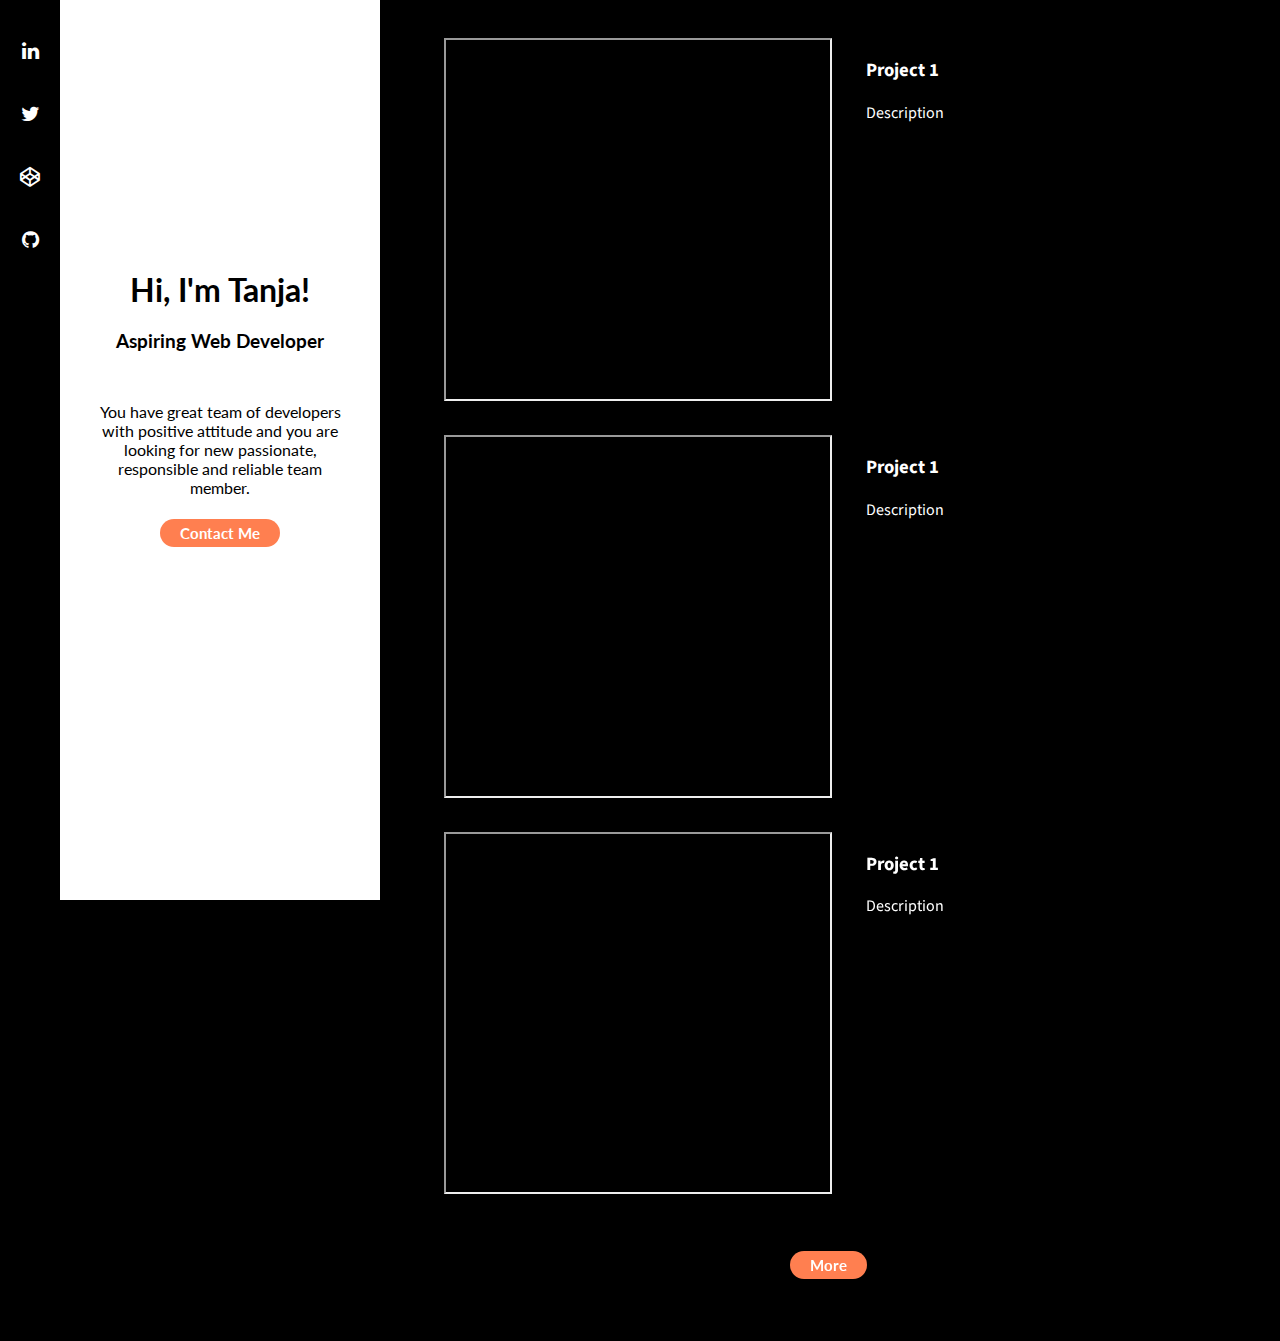
<file: TANJA - Personal Portfolio Webpage/Potential portfolio/portfolio.html>
<!DOCTYPE html>

<html>

<head>
    <title>Tanja Veljanovska-Saveska</title>

    <meta charset="utf-8">
    <meta name="description" content="Personal Portfolio">
    <meta name="author" content="Tanja Veljanovska-Saveska">
    <meta name="keywords" content="Personal portfolio, about, work, projects, contact">
    <meta name="viewport" content="width=device-width, initial-scale=1.0">
    
    <link rel="stylesheet" type="text/css" href="portfolio_style.css">
    <link href="https://fonts.googleapis.com/css?family=Lato|Source+Sans+Pro|Ubuntu" rel="stylesheet">
    <link rel="stylesheet" href="https://cdnjs.cloudflare.com/ajax/libs/font-awesome/4.7.0/css/font-awesome.min.css">
</head>

<body>
    <div id="container">
        <nav>
            <ul>
                <li><a class="fa fa-linkedin" href="https://www.linkedin.com/in/tanja-veljanovska-saveska-98806766/" target="_blank"></a></li>
                <li><a class="fa fa-twitter" href="https://twitter.com/tanjamarathon" target="_blank"></a></li>
                <li><a class="fa fa-codepen" href="https://codepen.io/tanjamarathon/" target="_blank"></a></li>
                <li><a class="fa fa-github" id="profile-link" href="https://github.com/tanjamarathon" target="_blank"></a></li> 
            </ul>
        </nav>
            
        <header>
            <h1 id="headlinePersonalGreeting">Hi, I'm Tanja!</h1>
            <h3 id="headlineDescription">Aspiring Web Developer</h3>
            <p id="message">You have great team of developers with positive attitude and you are looking for new passionate, responsible and reliable team member.</p>
            <p id="paragLinkLinkedIn"><a id="linkLinkedIn" href="https://www.linkedin.com/in/tanja-veljanovska-saveska-98806766/" target="_blank">Contact Me</a></p>            
        </header>
            
        <main>
            <div class="divIframe">
                <iframe src="https://codepen.io/tanjamarathon/full/Rqyoye/"></iframe>
            </div>

            <div class="divDescription">
                <h3 class="headlineProjects">Project 1</h3>
                <p>Description</p>
            </div>

            <div class="divIframe">
                <iframe src="https://codepen.io/tanjamarathon/full/YRzjJX/"></iframe>
            </div>

            <div class="divDescription">
                <h3 class="headlineProjects">Project 1</h3>
                <p>Description</p>
            </div>

            <div class="divIframe">
                <iframe src="https://codepen.io/tanjamarathon/full/WaOyLZ/"></iframe>
            </div>

        <div class="divDescription">
            <h3 class="headlineProjects">Project 1</h3>
            <p>Description</p>
        </div>

            <p id="paragLinkCodePen"><a id="linkCodePen" href="https://codepen.io/tanjamarathon/" target="_blank">More</a></p>
        </main>
    </div>
</body>

</html>
</file>
<file: EUROPEAN RED LIST/CSS/style.css>
body {
	margin: 0vw;
	padding: 0vw;
}

.divDesign {
	background-color: white;
	color: black;
	font-size: 1.7vw;
	font-family: sans-serif;
	text-align: center;
	margin: 0vw;
	padding: 1vw;
}

#container {
	display: grid;
	grid-gap: 0vw 0vw;
	grid-template-rows: auto auto auto auto auto;
	padding: 0vw;
}

#headerDiv, #navigationDiv, #socialDiv, #footerDiv, #sel, .opt {
	background-color: red;
	color: white;
}

#navigationDiv {
	text-align: center;
	padding-right: 3vw;
	position: sticky;
	top: 0vw;
}

#headerDiv, #footerDiv {
	padding: 6vw;
}

#headerDiv, #socialDiv {
	font-size: 3vw;
}

#footerDiv {
	padding-top: 8vw;
	font-size: 1.3vw;
}

.listNav {
	display: inline;
	padding: 1vw;
}

.linkNav {
	color: white;
	font-weight: bold;
	text-decoration: none;
}

.linkNav:hover {
	opacity: 0.5;
}

#download {
	color: white;
	font-weight: bold;
	text-decoration: none;
}

#download:hover {
	opacity: 0.5;
}

.fa {
	color: white;
	font-weight: bold;
	text-decoration: none;
}

.fa:hover {
	opacity: 0.5;
}

#sel {
	display: none;
}

#mainDiv {
	display: grid;
	grid-gap: 0vw;
	grid-template-columns: 49.3vw 49.3vw;
	justify-content: center;
	align-content: center;
	padding: 0vw;
}

.imageDiv {
	background-color: black;
	background-size: cover;
	background-position: center;
	background-repeat: no-repeat;
	height: 30vw;
	border: none;
}

.textDiv {
	height: 60vh;
	padding-left: 3vw;
	padding-right: 3vw;
	border: none;
}

h3 {
	color: red;
}

.center { 
	grid-column: 1 / 3;
	height: auto;
	background-color: #ff736e;
}

.left {
	grid-column: 1 / 2;
	text-align: right;
}

.right {
	grid-column: 2 / 3;
	text-align: left;
}

span {
	font-weight: bold;
	color: red;
}

#coverImg {
	order: 0;
	background-image: url("../Images/european_mink.jpg");
	background-size: cover;
	background-position: center;
	background-attachment: fixed;
	height: 50vw;
}

#introduction {
	order: 1;
}

#img1 {
	order: 2;
	background-image: url("../Images/saiga_tatarica.jpg");
}

#text1 {
	order: 3;
}

#img2 {
	order: 5;
	background-image: url("../Images/lynx_pardinus.jpg");
}

#text2 {
	order: 4;
}

#img3 {
	order: 6;
	background-image: url("../Images/monachus_monachus.jpg");
}

#text3 {
	order: 7;
}

#img4 {
	order: 9;
	background-image: url("../Images/eubalaena_glacialis.jpg");
}

#text4 {
	order: 8;
}

#img5 {
	order: 10;
	background-image: url("../Images/microtus_bavaricus.jpg");
}

#text5 {
	order: 11;
}

#report {
	order: 12;
}

.fa {
   	padding: 1.5vw;
   	width: 3vw;
   	text-align: center;
   	text-decoration: none;
}

@media only screen and (max-width: 600px) {
	#headerDiv, #socialDiv {
		font-size: 4.5vw;
	}

	#socialDiv {
		padding: 2vw;
	}

	#navigationDiv {
		text-align: right;
		margin-right: 2.5vw;
	}

	.listNav {
		display: none;
	}

	#sel, .opt {
		display: inline;
		border: none;
		font-weight: bold;
		padding: 2vw;
	}

	#footerDiv {
		font-size: 2.5vw;
	}

	.textDiv {
		height: auto;
		font-size: 3.5vw;
		padding: 4vw;
	}

	.imageDiv {
		height: 50vw;
	}

	.left {
		grid-column: 1 / 3;
		text-align: center;
	}

	.right {
		grid-column: 1 / 3;
		text-align: center;
	}

	#coverImg {
	order: 0;
	height: 60vw;
}

	#introduction {
		order: 1;
	}

	#img1 {
		order: 2;
	}

	#text1 {
		order: 3;
	}

	#img2 {
		order: 4;
	}

	#text2 {
		order: 5;
	}

	#img3 {
		order: 6;
		background-image: url("../Images/monachus_monachus.jpg");
	}

	#text3 {
		order: 7;
	}

	#img4 {
		order: 8;
		background-image: url("../Images/eubalaena_glacialis.jpg");
	}

	#text4 {
		order: 9;
	}

	#img5 {
		order: 10;
		background-image: url("../Images/microtus_bavaricus.jpg");
	}

	#text5 {
		order: 11;
	}

	#report {
		order: 12;
	}
}
</file>
<file: NORTHERN LIGHTS HOLIDAY GUIDE/css/index.css>
body, #container {
	padding: 0vw;
	margin: 0vw;
}

#container {
	display: flex;
	flex-direction: column;
	justify-content: space-between;
	align-items: center;
	background-color: #F5F5F5;
	color: black;
	font-family: 'Rokkitt', serif;
	font-size: 1.7vw;
	text-align: center;
	width: 100vw;
	height: auto;
}

#header {
	display: flex;
	flex-direction: row;
	justify-content: space-between;
	align-items: center;
	position: sticky; 
	top: 0;
	width: 100vw;
	background-color: #F5F5F5;
}

#logo {
	height: 7vw;
	padding-left: 4vw;
}

#navBar {
	padding-right: 4vw;
}

.navButton {
	background-color: #F5F5F5;
	font-weight: bold;
	color: black;
	font-family: 'Rokkitt', serif;
	font-size: 1.5vw;
	text-align: center;
	border: none;
	margin-left: 1vw;
}

.navButton:hover {
	color: #148F77;
}

#sel {
	display: none;
}

#main {
	width: 100vw;
}

.sec1 {
	background-size: cover;
	background-repeat: no-repeat;
	background-attachment: fixed;
	background-position: center;
	font-size: 2.5vw;
	color: #F5F5F5;
	padding: 10vw;
}

.sec2 {
	padding: 2vw;
	padding-left: 5vw;
	padding-right: 5vw;
}

#lights {
	background-image: url("../images/northern-lights-23.jpg");
}

#iceland {
	background-image: url("../images/northern-lights-2.jpg");
}

#norway {
	background-image: url("../images/northern-lights-21.jpg");
}

#sweden {
	background-image: url("../images/northern-lights-4.jpg");
}

#finland {
	background-image: url("../images/northern-lights-22.jpg");
}

#north {
	background-image: url("../images/northern-lights-3.jpg");
}

#contact {
	background-color: #ECECEC;
	font-size: 2vw;
	padding: 5vw;
}

.inputDesign {
	width: 25vw;
	font-family: 'Rokkitt', serif;
	padding: 0.5vw;
	font-size: 1.5vw;
	text-align: center;
}

#submitBtn {
	background-color: #3CB371;
	color: #F5F5F5;
	border: none;
	border-radius: 10vw;
	font-size: 2vw;
	font-weight: bold;
	padding: 1.2vw;
}

#submitBtn:hover {
	background-color: #90EE90;
}

#f1, #f2 {
	width: 100vw;
}

#f1 {
	padding-top: 1vw;
	padding-bottom: 1vw;
	background-color: #90EE90;
	font-size: 2vw;
}

.fa {
	padding: 1.5vw;
	text-decoration: none;
	background-color: #90EE90;
	color: black;
	font-weight: bold;
}

.fa:hover {
	color: #3CB371;
}

#f2 {
	background-color: #3CB371;
	font-size: 1.5vw;
	padding-top: 11vw;
	padding-bottom: 4vw;
}

#signature {
	color: #90EE90;
}

@media (max-width: 600px)
{
	#logo {
		height: 12vw;
	}

	.navButton {
		display: none;
	}

	#sel { 
		padding-right: 4vw;
		font-size: 3vw;
  		display: inline-block;
  		font-family: 'Rokkitt', serif;
  		background-color: #F5F5F5; 
  		color: black;
    	font-weight: bold;
    	border: none;
  	}

  	.opt {
  		background-color: #F5F5F5; 
  		font-family: 'Rokkitt', serif;
    	font-weight: bold;
    	color: black;
  	}

  	.sec1 {
  		font-size: 6vw;
  		padding: 30vw;
  	}

  	#lights {
  		padding: 15vw;
  	}

  	.sec2 {
		font-size: 4vw;
	}

	#contact {
		font-size: 4.5vw;
		padding: 15vw;
	}
	
	.inputDesign {
		width: 50vw;
		padding: 1vw;
		font-size: 3vw;
	}

	#submitBtn {
		font-size: 4.5vw;
		padding: 2.5vw;
	}

	#f1 {
		padding-top: 2vw;
		padding-bottom: 2vw;
		font-size: 5vw;
	}	

	#f2 {
		font-size: 3vw;
		padding-top: 11vw;
		padding-bottom: 4vw;
	}
}
</file>
<file: ADA LOVELACE - Tribute Page/Styles/main_style.css>
body {
	margin: 0vw;
}

.divDesign {
	margin: 0vw;
	padding: 0vw;
	max-width: 100vw;
	background-color: #ffd6d7;
	color: #4a4949;
	font-size: 1.7vw;
	font-family: 'Nanum Gothic', sans-serif;
	text-align: center;
}

.imageStyle1 {
	background-position: center; 
  	background-repeat: no-repeat; 
  	background-size: cover;
    background-attachment: fixed;
}

.imageStyle2 {
	background-position: center; 
  	background-repeat: no-repeat; 
  	background-size: cover;
}

.text {
	background-color: #ffd6d7;
	padding: 2vw;
}

.headline1 {
	font-size: 7vw;
	padding: 14vw;
}

.headline3 {
	color: #bd1900;
}

a {
	text-decoration: none;
	color: #bd1900;
}

a:hover {
	color: #0058bd;
}

#container {
	width: 100vw;
	display: grid;
	grid-template-columns: 100vw;
    grid-template-rows: 85vh auto auto 30vw auto auto auto auto auto auto;
    grid-gap: 0vw;    
    grid-template-areas:
      "header"
      "nav"
      "main"
      "gap"
      "adaDayImg"
      "adaDayText"
      "adaBookImg"
      "adaBookText"
      "social"
      "footer";
}

#coverImg {
	grid-area: header;
	background-image: url('../Images/ada_lovelace.png');
}

#nav {
	grid-area: nav;
	display: grid;
	grid-template-columns: 20vw 80vw;
	grid-template-rows: auto;
	grid-gap: 0vw;    
    grid-template-areas:
      "signature buttons";
    background-color: #bd1900;
    color: #ffd6d7;
    position: sticky;
    top: 0;
    z-index: 999;
}

#headline {
	grid-area: signature;
	font-family: 'Great Vibes', cursive;
	text-align: left;
	font-size: 2.5vw;
	padding: 0.25vw;
	margin-left: 5vw;	
}

#navBtn {
	grid-area: buttons;
	background-color: #bd1900;
	text-align: right;
	margin-right: 5vw;
}

.navButton {
	background-color: #bd1900;
	color: #ffd6d7;
	margin: 1vw;
	padding-top: 2vw;
	padding-bottom: 2vw;
	font-size: 2vw;
	font-weight: bold;
	border: none;
}

.navButton:hover {
	color: #e69394;
}

#sel {
	display: none;
}

#main {
	grid-area: main;
	display: grid;
	grid-template-columns: 50vw 50vw;
	grid-template-rows: auto auto 70vw 45vw 70vw;
	grid-row-gap: 0vw;
	grid-template-areas: 
		"titleDiv titleDiv"
		"img-div img-div"
		"contentTextOne contentImageOne"
		"contentImageTwo contentTextTwo"
		"contentTextThree contentImageThree"
}

#titleDiv {
	grid-area: titleDiv;
}

#title {
	font-family: 'Great Vibes', cursive;
	color: #bd1900;
	font-size: 10vw;
	padding: 3vw;
}

#img-div {
	grid-area: img-div;
	background-color: #0058bd;
    padding: 5vw;
}

#image {
  	display: block;
  	height: auto;
	max-width: 100%;
	margin-right: auto;
	margin-left: auto;
}

#image1 {
	grid-area: contentImageOne;
	background-image: url('../Images/ada1.jpg'); 
}

#text1 {
	grid-area: contentTextOne;
}

#image2 {
	grid-area: contentImageTwo;
	background-image: url('../Images/ada2.jpg');
}

#text2 {
	grid-area: contentTextTwo;
}

#image3 {
	grid-area: contentImageThree;
	background-image: url('../Images/ada3.jpg');
}

#text3 {
	grid-area: contentTextThree;
}

#gap {
	grid-area: gap;
	background-color: #e69394;
}

.layer {
	background-color: #0058bd;
	color: #ffd6d7;
	opacity: 0.6;
	padding: 1vw;
}

#adaDayImg {
	grid-area: adaDayImg;
	background-image: url('../Images/ada_lovelace_day.jpg');
}

#adaDayText {
	grid-area: adaDayText;
}

#adaBookImg {
	grid-area: adaBookImg;
	background-image: url('../Images/book1.jpg');
}

#adaBookText {
	grid-area: adaBookText;
}

#social {
	grid-area: social;
	background-color: #0058bd;
	text-align: right;
	padding: 2vw;
	padding-right: 5vw;
	font-size: 3vw;
}

.fa {
	color: #e69394;
	padding: 1vw;
}

.fa:hover {
	color: #ffd6d7;
}

#footer {
	grid-area: footer;
	padding: 5vw;
	padding-top: 13vw;
	background-color: #e69394;
	color: #0058bd;
}

@media only screen and (max-width: 600px) {
	.divDesign {
		font-size: 3.5vw;
	}

	.text {
		padding: 4vw;
	}

	#nav {
		grid-template-columns: 50vw 50vw;
	}

	#headline {
		font-size: 5vw;
	}

	.navButton {
		display: none;
	}

	#sel {
		display: inline-block;
		grid-area: buttons;
		background-color: #bd1900;
		color: #ffd6d7;
		text-align: right;
		font-size: 3vw;
		font-weight: bold;
		border: none;
		margin-right: 5vw;
	}

	.opt {
		color: #ffd6d7;
		font-size: 3vw;
		font-weight: bold;
	}


	#main {
		grid-template-columns: auto;
		grid-template-rows: auto auto 120vw auto 120vw auto 120vw auto;
		grid-row-gap: 0vw;
		grid-template-areas: 
			"titleDiv"
			"img-div"
			"contentImageOne"
			"contentTextOne"
			"contentImageTwo" 
			"contentTextTwo"
			"contentImageThree"
			"contentTextThree" 
	}

	.headline1 {
		padding: 20vw;
	}

	#social {
		font-size: 5vw;
	}
}
</file>
<file: MONGODB - Technical Documentation Page/style.css>
body, #container {
	margin: 0vw;
	padding: 0vw;
	max-width: 100vw;
}

#container {
  display: flex;
  flex-direction: row;
  justify-content: space-between;
  align-items: top;
  background-color: white;
  color: black;
  font-family: 'Inconsolata', monospace;
  font-size: 1.2vw;
}

#navbar {
	background-color: white;
	width: 40vw;
	height: 90vh;
	padding: 2vw;
	position: sticky;
	top: 0;
	z-index: 999;
	border: none;
	border-right-style: solid;
	border-right-width: 0.1vw;
	border-right-color: black;
}

#main-doc {
	width: auto;
	height: auto;
	padding: 2vw;
}

.header {
	font-size: 2vw;
	font-weight: bold;
}

.nav-link {
	display: block;
	padding: 1.5vw;
	text-decoration: none;
	font-size: 1.5vw;
	color: black;
}

.nav-link:hover {
	color: green;
}

.main-section {
	margin-top: 5vw;
	margin-bottom: 5vw;
}

code {
	color: blue;
}

@media (max-width: 600px) {
	#container {
		font-size: 2.8vw;
		flex-direction: column;
	}

	#navbar {
		width: auto;
		height: auto;
		padding: 5vw;
		border: none;
		border-bottom-style: solid;
		border-bottom-width: 0.3vw;
		border-bottom-color: black;
	}

	#main-doc {
		padding: 5vw;
	}

	.header {
		font-size: 4vw;
	}
	.nav-link {
		padding: 2vw;
		font-size: 3.2vw;
	}
}
</file>
<file: Personal Portfolio Webpage/style.css>
body, #container {
	margin: 0vw;
	padding: 0vw;
	max-width: 100vw;
}

#container {
	height: auto;
	display: flex;
	flex-direction: column;
	justify-content: space-between;
	align-items: center;
	background-color: black;
	color: white;
	font-family: 'Source Sans Pro', sans-serif;
	font-size: 1.5vw;
	text-align: center;
}

#navbar, #main, #footer {
	width: 100%;
}

#navbar
{
	background-color: black;
	display: flex;
	flex-direction: row;
	justify-content: space-between;
	align-items: center;
	position: sticky;
	top: 0;
	z-index: 999;
}

#navLogo {
	padding-left: 5vw;
	font-family: 'Architects Daughter', cursive;
}

#logo2 {
	display: none;
}

#navLinks {
	padding-right: 5vw;
}

.list {
	display: inline;
	margin-left: 5vw;
}

.link {
	color: white;
	text-decoration: none;
	font-weight: bold;
}

.link:hover {
	color: #ffa38a;
}

#welcome-section {
	background-image: url("https://www.masterword.com/wp-content/uploads/2018/06/freelancing-language-industry-coffee-computer-pen-note-pad-phone-wood-table.jpg");
	background-size: cover;
	background-position: center;
	background-repeat: no-repeat;
	background-attachment: fixed;
	height: 100vh;
	font-size: 2vw;
}

#layer {
	background-color: rgba(255, 163, 138, 0.6);
	position: relative;
	top: 0;
	left: 0;
	width: 100%;
	height: 100%;
}

#welcomeHeadline {
	background-color: transparent;
	color: white;
	text-align: center;
	padding-top: 35vh;
}

#welcomeParagraf {
	background-color: transparent;
	color: white;
	text-align: center;
}

.divHeadline {
	background-size: cover;
	background-position: center;
	background-repeat: no-repeat;
	padding: 5vw;
	color: white;
	font-size: 3vw;
}

#projects {
	display: flex;
	flex-direction: row;
	flex-wrap: wrap;
	justify-content: center;
	align-items: center;
	margin-top: 10vw;
	margin-bottom: 10vw;
}

.project-tile {
	background-size: cover;
	background-position: center;
	background-repeat: no-repeat;
	margin: 2.5vw;
	height: 32vw;
	width: 26vw;
}

.project-tile:hover {
	height: 38vw;
	width: 30vw;
}

.iframe {
	width: 80%;
	height: 80%;
	margin: 1.8vw;
}

.links {
	padding: 2.5vw;
	color: white;
	font-family: 'Architects Daughter', cursive;
	font-weight: bold;
	text-decoration: none;
}

.links:hover {
	color: #ffa38a;
}

#aboutImg {
	background-image: url("https://images.freeimages.com/images/large-previews/9e6/abstract-polygonal-low-poly-photos-texture-3-636190.jpg");
}

#about {
	padding-top: 3vw;
	padding-bottom: 3vw;
	background-color: white;
	color: black;
}

.text {
	padding-left: 5vw;
	padding-right: 5vw;
	font-family: 'Architects Daughter', cursive;
	font-size: 2vw;
	font-weight: bold;
}

#contactImg {
	background-image: url("https://images.freeimages.com/images/large-previews/9e6/abstract-polygonal-low-poly-photos-texture-3-636190.jpg");
}

#contact {
	background-color: white;
	padding: 5vw;
	font-size: 3vw;
}

.fa {
	padding: 3vw;
	color: black;
	text-decoration: none;
}

.fa:hover {
	color: #ffa38a;
}


#footer {
	padding-left: 5vw;
	color: #ffa38a;
	text-align: left;
}

@media (max-width: 600px) {

#container {
	font-size: 4vw;
}

#logo1 {
	display: none;
}

#logo2 {
	display: inline;
}

#navLogo {
	padding-left: 8vw;
	font-size: 3vw;
}

#navLinks {
	padding-right: 8vw;
	font-size: 3vw;
}

#welcome-section {
	font-size: 3.5vw;
}

.divHeadline {
	padding: 7vw;
	font-size: 4vw;
}

#projects {
	margin-top: 10vw;
	margin-bottom: 10vw;
}

.project-tile {
	margin: 5vw;
	height: 100vw;
	width: 80vw;
}

.project-tile:hover {
	height: 110vw;
	width: 90vw;
}

.iframe {
	width: 80%;
	height: 80%;
	margin: 3vw;
}

.links {
	padding: 5vw;
}

#about {
	padding-top: 5vw;
	padding-bottom: 5vw;
}

.text {
	padding-left: 10vw;
	padding-right: 10vw;
	font-size: 4vw;
}

#contact {
	padding: 5vw;
	font-size: 8vw;
}

.fa {
	padding: 6vw;
}

#footer {
	padding-left: 8vw;
}

}
</file>
<file: Survey Form/style.css>
body {
	margin: 0vw;
}

#container {
	background-image: url('https://www.lifescapepremier.com/wp-content/uploads/2017/06/iStock-512628566.jpg');
	background-size: cover;
	background-position: center;
	background-repeat: no-repeat;
	background-attachment: fixed;
	height: auto;
	margin: 0vw;
	padding: 0vw;
	z-index: 1;
}

#layer {
	background-color: rgba(77, 255, 151, 0.5);
    width: 100%;
    height: 100%;
    margin: 0vw;
    padding-top: 5vw;
    padding-bottom: 5vw;
    z-index: 2;
}

.main {
	width: 50%;
	height: auto;
	margin-right: auto;
	margin-left: auto;
	padding: 5vw;
	border-radius: 10vw;
	z-index: 3;
	font-size: 1.5vw;
	text-align: center;
	color: #454343;
	font-family: 'Poppins', sans-serif;
}

#divForm {
	background-color: #4dff97;
}

#divResult {
	background-color: #ff5f4d;
}

#title {
	font-family: 'Fahkwang', sans-serif;
}

#description {
	font-size: 2.2vw;
	color: #faf5f1;
	font-family: 'Fahkwang', sans-serif;
}

.design {
	background-color: #6bd192;
	border: none;
	border-radius: 10vw;
	width: 20vw;
	padding: 0.3vw;
	text-align: center;
	color: #454343;
	font-size: 1.5vw;
	font-family: 'Poppins', sans-serif;
}

.numbers {
	width: 10vw;
}

#submit {
	background-color: #ff5f4d;
	border: none;
	border-radius: 10vw;
	padding: 1.2vw;
	font-size: 1.8vw;
	color: #faf5f1;
	font-weight: bold;
	font-family: 'Fahkwang', sans-serif;
}

#submit:hover {
	color: #454343;
}

#message {
	color: #faf5f1;
}

@media screen and (max-width: 600px)
{
	.main {
		width: 80%;
		font-size: 3vw;
	}

	#description {
		font-size: 4vw;
	}

	.design {
		width: 50vw;
		font-size: 3vw;
	}

	.numbers {
		width: 30vw;
	}

	#submit {
		font-size: 4vw;
		padding: 2.5vw;
	}
}
</file>
<file: TANJA - Personal Portfolio Webpage/style.css>
body, #container {
	margin: 0px;
	padding: 0px;
	max-width: 100vw;
}

#container {
	height: auto;
	display: flex;
	flex-direction: column;
	justify-content: space-between;
	align-items: center;
	background-color: black;
	color: white;
	font-family: 'Source Sans Pro', sans-serif;
	font-size: 15px;
	text-align: center;
}

#navbar, #main, #footer {
	width: 100%;
}

#navbar
{
	background-color: black;
	display: flex;
	flex-direction: row;
	justify-content: space-between;
	align-items: center;
	position: sticky;
	top: 0;
	z-index: 999;
}

#navLogo {
	padding-left: 50px;
}

#logo {
  border: solid;
  padding: 5px;
  padding-left: 10px;
  padding-right: 10px;
}

#navLinks {
	padding-right: 30px;
}

.list {
	display: inline;
	margin-left: 15px;
}

.link {
	color: white;
	text-decoration: none;
	font-weight: bold;
}

.link:hover {
	color: #ffa38a;
}

#welcome-section {
	background-image: url("https://www.masterword.com/wp-content/uploads/2018/06/freelancing-language-industry-coffee-computer-pen-note-pad-phone-wood-table.jpg");
	background-size: cover;
	background-position: center;
	background-repeat: no-repeat;
	background-attachment: fixed;
	height: 100vh;
	font-size: 20px;
}

#layer {
	background-color: rgba(255, 163, 138, 0.6);
	position: relative;
	top: 0;
	left: 0;
	width: 100%;
	height: 100%;
}

#welcomeHeadline {
	background-color: transparent;
	color: white;
	text-align: center;
	padding-top: 35vh;
}

#welcomeParagraf {
	background-color: transparent;
	color: white;
	text-align: center;
}

.divHeadline {
	background-size: cover;
	background-position: center;
	background-repeat: no-repeat;
	padding: 20px;
	color: white;
	font-size: 20px;
}

#projects {
	display: flex;
	flex-direction: row;
	flex-wrap: wrap;
	justify-content: center;
	align-items: center;
	margin-top: 50px;
	margin-bottom: 50px;
}

.project-tile {
	background-size: cover;
	background-position: center;
	background-repeat: no-repeat;
	margin: 2.5vw;
	height: 30vw;
	width: 26vw;
}

.project-tile:hover {
	height: 34vw;
	width: 30vw;
}

.iframe {
	width: 80%;
	height: 80%;
	margin: 1.8vw;
}

.links {
	padding: 25px;
	color: white;
	font-family: 'Architects Daughter', cursive;
	font-weight: bold;
	text-decoration: none;
}

.links:hover {
	color: #ffa38a;
}

#aboutImg {
	background-image: url("https://images.freeimages.com/images/large-previews/9e6/abstract-polygonal-low-poly-photos-texture-3-636190.jpg");
}

#about {
	padding-top: 30px;
	padding-bottom: 30px;
	background-color: white;
	color: black;
}

.text {
	padding-left: 50px;
	padding-right: 50px;
	font-family: 'Architects Daughter', cursive;
	font-size: 20px;
	font-weight: bold;
}

#contactImg {
	background-image: url("https://images.freeimages.com/images/large-previews/9e6/abstract-polygonal-low-poly-photos-texture-3-636190.jpg");
}

#contact {
	background-color: white;
	padding: 30px;
	font-size: 20px;
}

.fa {
	padding: 20px;
	color: black;
	text-decoration: none;
}

.fa:hover {
	color: #ffa38a;
}


#footer {
	padding-left: 30px;
	color: #ffa38a;
	text-align: left;
}

@media (max-width: 600px) {

#container {
	font-size: 40px;
}

#navLogo {
	padding-left: 8vw;
	font-size: 30px;
}

#navLinks {
	padding-right: 8vw;
	font-size: 30px;
}

#welcome-section {
	font-size: 35px;
}

.divHeadline {
	padding: 7vw;
	font-size: 40px;
}

#projects {
	margin-top: 10vw;
	margin-bottom: 10vw;
}

.project-tile {
	margin: 5vw;
	height: 100vw;
	width: 80vw;
}

.project-tile:hover {
	height: 110vw;
	width: 90vw;
}

.iframe {
	width: 80%;
	height: 80%;
	margin: 3vw;
}

.links {
	padding: 5vw;
}

#about {
	padding-top: 5vw;
	padding-bottom: 5vw;
}

.text {
	padding-left: 10vw;
	padding-right: 10vw;
	font-size: 40px;
}

#contact {
	padding: 5vw;
	font-size: 80px;
}

.fa {
	padding: 6vw;
}

#footer {
	padding-left: 80px;
}

}
</file>
<file: Technical Documentation Page/style.css>
body, #container {
	margin: 0vw;
	padding: 0vw;
	max-width: 100vw;
}

#container {
  display: flex;
  flex-direction: row;
  justify-content: space-between;
  align-items: top;
  background-color: white;
  color: black;
  font-family: 'Inconsolata', monospace;
  font-size: 1.2vw;
}

#navbar {
	background-color: white;
	width: 40vw;
	height: 90vh;
	padding: 2vw;
	position: sticky;
	top: 0;
	z-index: 999;
	border: none;
	border-right-style: solid;
	border-right-width: 0.1vw;
	border-right-color: black;
}

#main-doc {
	width: auto;
	height: auto;
	padding: 2vw;
}

.header {
	font-size: 2vw;
	font-weight: bold;
}

.nav-link {
	display: block;
	padding: 1.5vw;
	text-decoration: none;
	font-size: 1.5vw;
	color: black;
}

.nav-link:hover {
	color: green;
}

.main-section {
	margin-top: 5vw;
	margin-bottom: 5vw;
}

code {
	color: blue;
}

@media (max-width: 600px) {
	#container {
		font-size: 2.8vw;
		flex-direction: column;
	}

	#navbar {
		width: auto;
		height: auto;
		padding: 5vw;
		border: none;
		border-bottom-style: solid;
		border-bottom-width: 0.3vw;
		border-bottom-color: black;
	}

	#main-doc {
		padding: 5vw;
	}

	.header {
		font-size: 4vw;
	}
	.nav-link {
		padding: 2vw;
		font-size: 3.2vw;
	}
}
</file>
<file: TANJA - Personal Portfolio Webpage/Potential portfolio/portfolio_style.css>
body, #container, nav, ul, li, header, main, div {
    margin: 0px;
    padding: 0px;
    background-color: black;
    color: white;
}

#container {
    width: 100%;
    display: flex;
    flex-direction: row;
}

nav {
    width: 60px;
    height: 100vh;
    padding-top: 20px;
    position: sticky;
    top: 0px;
    left: 0px;
    z-index: 999;
}

ul {
    list-style-type: none;
}

li {
    font-size: 20px;
    padding: 20px;
    text-align: center;
}

.fa {
    color: white;
    text-decoration: none;
}

.fa:hover {
    opacity: 0.7;
}

header {
    width: 25%;
    height: 100vh;
    background-color: white;
    color: black;
    font-family: 'Lato', sans-serif;
    position: sticky;
    top: 0px;
    z-index: 500;
}

header:hover {
    animation-name: getBigger;
    animation-duration: 1s;
    animation-timing-function: ease-out;
    width: 60%;
}

@keyframes getBigger {
    from {width: 25%;}
    to {width: 60%;}
}

#headlinePersonalGreeting {
    margin-top: 30vh;
    text-align: center;
}

#headlineDescription {
    text-align: center;
}

main {
    width: 70%;
    height: auto;
    display: flex;
    flex-direction: row;
    flex-wrap: wrap;
    justify-content: center;
}

.divIframe {
    width: 30vw;
    height: 28vw;
    margin: 3vw 0vw 0vw 3vw;
}

iframe {
    width: 100%;
    height: 100%;
}

.divDescription {
    font-family: 'Source Sans Pro', sans-serif;
    width: 30vw;
    height: 28vw;
    margin: 3vw 0vw 0vw 3vw;
}

#message {
    width: 20vw;
    text-align: center;
    margin-top: 50px;
    margin-left: auto;
    margin-right: auto;
}

#paragLinkCodePen, #paragLinkLinkedIn {
    padding: 10px;
    text-align: center;
}

#paragLinkCodePen {
    padding: 50px;
}


#linkCodePen, #linkLinkedIn {
    font-size: 15px;
    font-weight: bold;
    text-decoration: none;
    color: white;
    font-family: 'Lato', sans-serif;
    background-color: coral;
    padding: 5px 20px 5px 20px;
    border-radius: 15px;
}

#linkCodePen:hover, #linkLinkedIn:hover {
    opacity: 0.8;
}

@media (max-width: 600px) {  
    #container {
        width: 100%;
        display: flex;
        flex-direction: column;
        justify-content: center;
    }
    
    nav {
        width: 100%;
        height: 10vh;
        margin-top: 0vh;
        background-color: white;
        z-index: 999;
    }

    ul {
        background-color: white;
        text-align: center;
    }
    
    li {
        display: inline-block;
        background-color: white;
        margin-right: auto;
        margin-left: auto;
    }

    .fa {
        color: black;
    }
            
    header {
        width: 100%;
        height: auto;
        position: relative;
        padding-top: 10vw;
        padding-bottom: 10vw;
    }
    
    #headlinePersonalGreeting {
        margin-top: 0vh;
    }
        
    main {
        width: 100%;
        height: auto;
        display: flex;
        flex-direction: column;
    }
    
    .divIframe {
        width: 80vw;
        height: 85vw;
        margin-top: 5vw;
        margin-right: auto;
        margin-left: auto;
    }
    
    iframe {
        width: 100%;
        height: 100%;
    }
    
    .divDescription {
        width: 80vw;
        height: auto;
        margin-top: 2.5vw;
        margin-bottom: 2.5vw;
        margin-right: auto;
        margin-left: auto;
    }  
}
</file>
